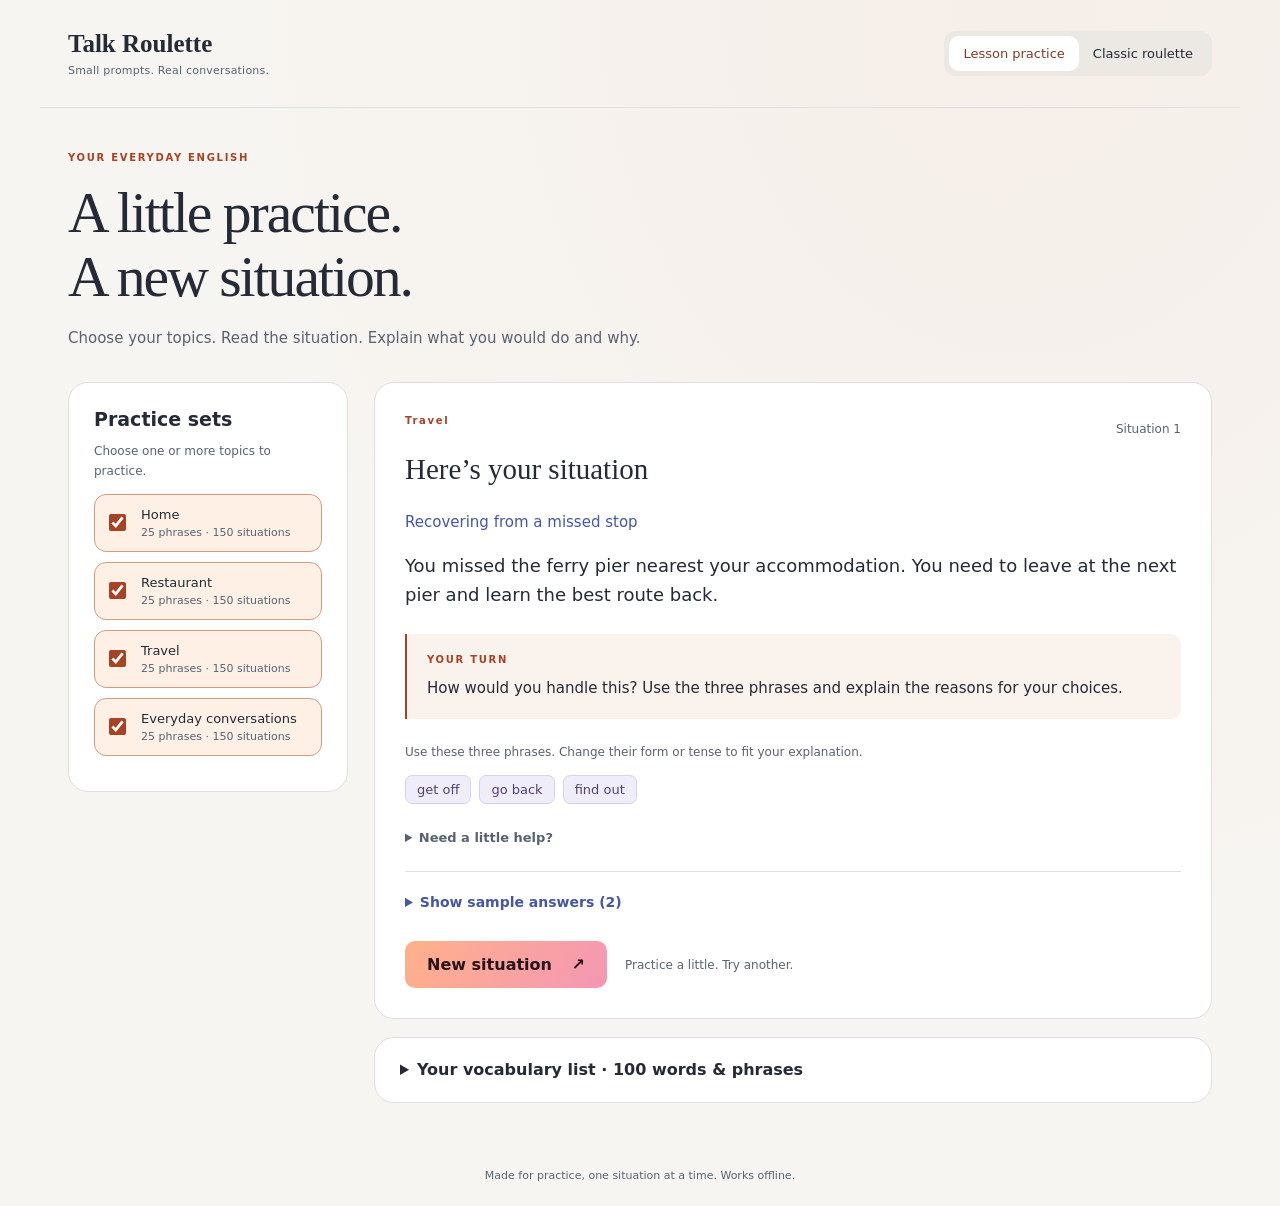
<file: index.html>
<!doctype html>
<html lang="en">
<head>
  <meta charset="utf-8">
  <meta name="viewport" content="width=device-width, initial-scale=1">
  <meta name="referrer" content="no-referrer">
  <meta http-equiv="Content-Security-Policy" content="default-src 'none'; script-src 'self'; style-src 'self'; img-src 'self' data:; connect-src 'none'; base-uri 'none'; form-action 'none'">
  <title>Talk Roulette | Lesson practice</title>
  <link rel="stylesheet" href="styles/app.css">
</head>
<body>
  <header class="topbar">
    <a class="brand" href="#">Talk Roulette<span>Small prompts. Real conversations.</span></a>
    <nav aria-label="Practice mode">
      <button id="lesson-mode" aria-pressed="true">Lesson practice</button>
      <button id="roulette-mode" aria-pressed="false">Classic roulette</button>
    </nav>
  </header>
  <main>
    <section id="lesson-panel" aria-labelledby="page-title">
      <div class="intro"><p class="eyebrow">YOUR EVERYDAY ENGLISH</p><h1 id="page-title">A little practice.<br>A new situation.</h1><p>Choose your topics. Read the situation. Explain what you would do and why.</p></div>
      <div class="workspace">
        <aside class="panel library" aria-labelledby="sets-heading">
          <div class="section-heading"><h2 id="sets-heading">Practice sets</h2></div>
          <p class="small muted">Choose one or more topics to practice.</p>
          <div id="set-list"></div>
        </aside>
        <div class="practice-column">
          <article class="panel challenge" aria-labelledby="situation-heading">
            <div id="challenge-content" aria-live="polite" aria-atomic="true">
              <div class="section-heading"><p id="context-label" class="eyebrow"></p><span id="round-label" class="small muted"></span></div>
              <h2 id="situation-heading">Here’s your situation</h2>
              <p id="scene-intro" class="scene-intro"></p><div id="scene-events"></div>
              <div class="task-box"><p class="eyebrow">YOUR TURN</p><p id="task"></p></div>
              <p class="small muted">Use these three phrases. Change their form or tense to fit your explanation.</p><div id="target-words" class="chips"></div>
            </div>
            <details id="hints"><summary>Need a little help?</summary><div id="hint-content"></div></details>
            <details id="sample-answers"><summary>Show sample answers (2)</summary><p class="small muted">Try your own answer first, then compare these two approaches. The target phrases are in bold.</p><div id="sample-content"></div></details>
            <div class="generate-row"><button id="next" class="primary">New situation <span aria-hidden="true">↗</span></button><span class="small muted">Practice a little. Try another.</span></div>
          </article>
          <details class="panel vocabulary"><summary id="vocabulary-summary">Your vocabulary list</summary><div id="vocabulary-list"></div></details>
        </div>
      </div>
    </section>
    <section id="roulette-panel" hidden aria-labelledby="classic-title"><p class="eyebrow">THE ORIGINAL</p><h1 id="classic-title">One minute on anything.</h1><article class="panel classic-card" aria-live="polite"><p id="classic-label" class="eyebrow">WORD OR QUESTION</p><h2 id="classic-prompt">Press the button and start talking.</h2></article><button id="classic-next" class="primary">Generate</button><p class="muted">50 words. 50 questions. Plenty to talk about.</p></section>
  </main>
  <footer>Made for practice, one situation at a time. Works offline.</footer>
  <script src="data.js"></script>
  <script src="data/catalog.js"></script>
  <script src="data/vocabulary/home.js"></script>
  <script src="data/situations/home/cleaning.js"></script>
  <script src="data/situations/home/household.js"></script>
  <script src="data/situations/home/routines.js"></script>
  <script src="data/vocabulary/restaurant.js"></script>
  <script src="data/situations/restaurant/operations.js"></script>
  <script src="data/situations/restaurant/service.js"></script>
  <script src="data/situations/restaurant/teamwork.js"></script>
  <script src="data/vocabulary/travel.js"></script>
  <script src="data/situations/travel/accommodation.js"></script>
  <script src="data/situations/travel/exploring.js"></script>
  <script src="data/situations/travel/transport.js"></script>
  <script src="data/vocabulary/everyday.js"></script>
  <script src="data/situations/everyday/plans.js"></script>
  <script src="data/situations/everyday/relationships.js"></script>
  <script src="data/situations/everyday/routines.js"></script>
  <script src="data/answers/home/cleaning.js"></script>
  <script src="data/answers/home/household.js"></script>
  <script src="data/answers/home/routines.js"></script>
  <script src="data/answers/restaurant/operations.js"></script>
  <script src="data/answers/restaurant/service.js"></script>
  <script src="data/answers/restaurant/teamwork.js"></script>
  <script src="data/answers/travel/accommodation.js"></script>
  <script src="data/answers/travel/exploring.js"></script>
  <script src="data/answers/travel/transport.js"></script>
  <script src="data/answers/everyday/plans.js"></script>
  <script src="data/answers/everyday/relationships.js"></script>
  <script src="data/answers/everyday/routines.js"></script>
  <script src="lib/sets.js"></script>
  <script src="lib/random.js"></script>
  <script src="lib/generator.js"></script>
  <script src="components/dom.js"></script>
  <script src="components/sample-answers.js"></script>
  <script src="components/practice.js"></script>
  <script src="app.js"></script>
</body>
</html>
</file>
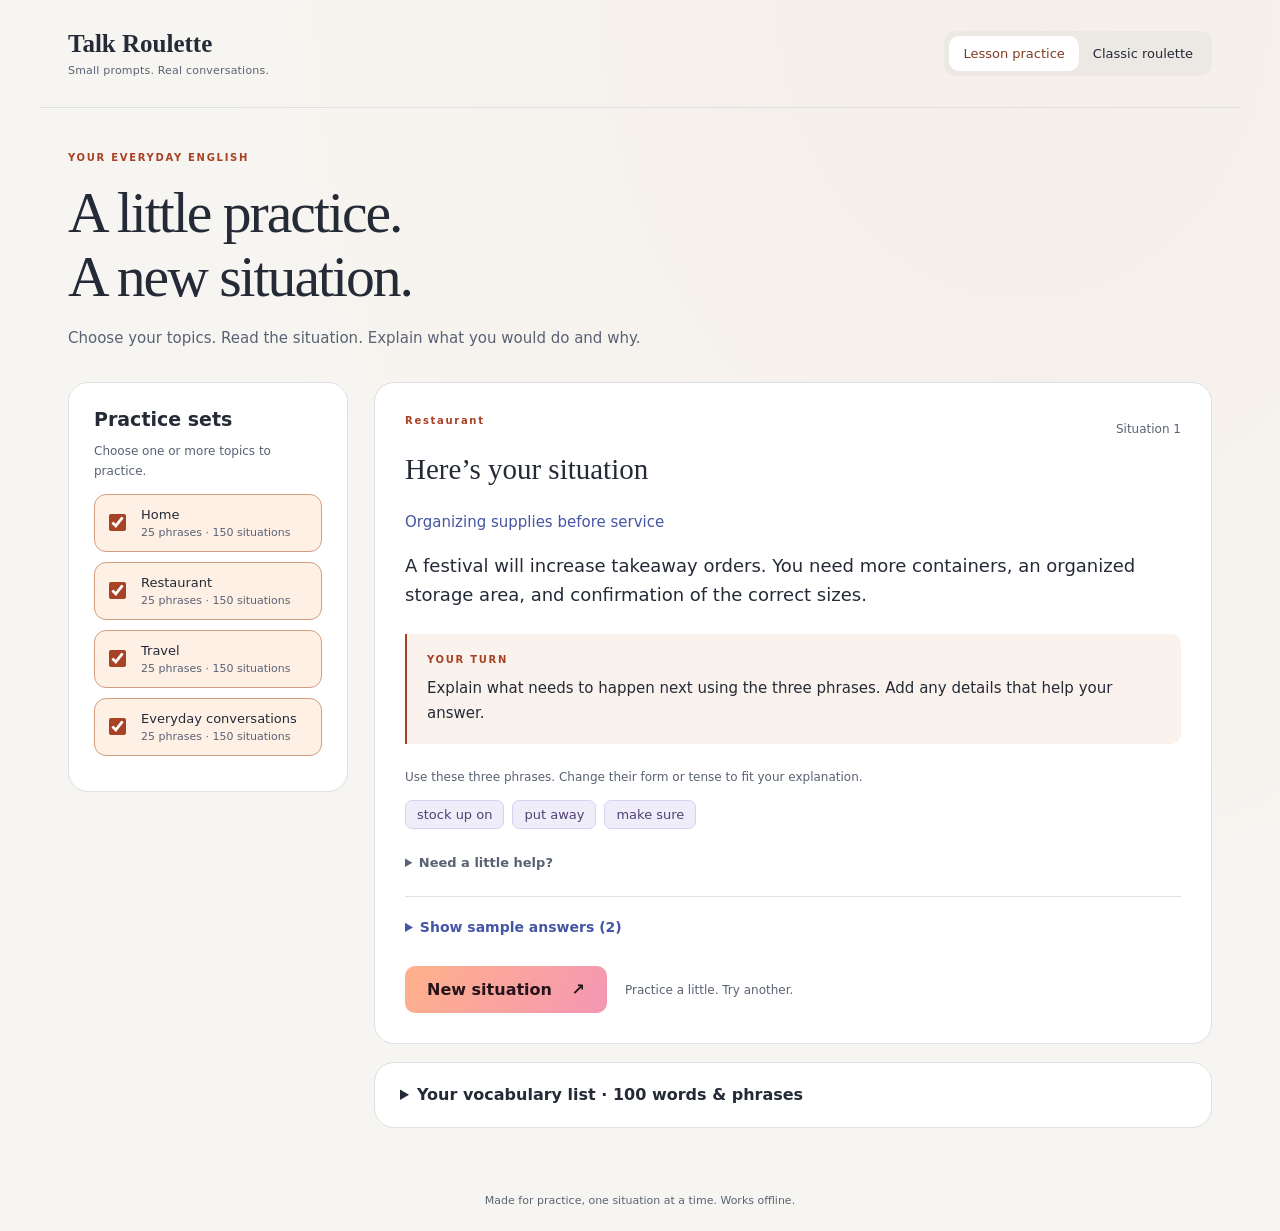
<file: talk-roulette-local.html>
<!doctype html>
<html lang="en">
<head>
  <meta charset="utf-8">
  <meta name="viewport" content="width=device-width, initial-scale=1">
  <meta name="referrer" content="no-referrer">
  <meta http-equiv="Content-Security-Policy" content="default-src 'none'; script-src 'sha256-+f0JRhlHV1u4j/34lYH5n1+6bMmKwL8dFDTgONapnpo=' 'sha256-b6wx6oTTbxLWnO8L5ZPEkM92fCMpxmH/zca6QxoSbZY=' 'sha256-cMiueFPdESnlDl1tpIYiHzNS+eynvFLW+pqrecXkegc=' 'sha256-9LUTC6mT2Z07YOoJI+NYKPGxeoe4UgI3QazSeGYtF7g=' 'sha256-QkVeNTtOCby0p5GeZpmZKQQVy9H61ryTBzQaxYfEpSw=' 'sha256-vF025OTNYsyUqaZE3UYlLHuQPVr+I13N0RUQIiwR6gE=' 'sha256-mKtGWg82Imuj1qZDkVDITodIvvyqn/jSWbApBSGGFNY=' 'sha256-P1DRJq47t8rEwnHRCvlI/uJIp7CWoUbq+zN3R05e0s0=' 'sha256-ZBOpkyOiTLamJ7/kazFdhRZPqo9nmVDGp/2yr1srapk=' 'sha256-UBhR+LZJRrpOVf35M1cXKQkWTYa6MKkyT4suhoSghEk=' 'sha256-bs7nS7NuQ9psVlJmbypG0Hg+Tn9Vd6aorrNZZFEwCuk=' 'sha256-jIydXMTmCLUq4cNXGuu9qxNOhXQ/xGZ/Bs4CtIZgZP0=' 'sha256-yib/D6IRPqOoCMBdam6aX2Gv+PabU7okoq9OFKQu2gw=' 'sha256-Pn2omSu35x7U1Ux1uQQveVg5Ri0AQ8q3PGbRSs4l/Tk=' 'sha256-z4EFf5d/RNyv/p8qfxBh35ECWqGA9pK5/dHW1aoiSW4=' 'sha256-Q1oarDthIjd4i8uDq227d7ocByU9cgF2yhEYl2MxK6Y=' 'sha256-ij1s7N6skAjKtwfwikXidcQd2rsW6ZqkRCgFw77H05k=' 'sha256-zpotSf3alRjBlmgFWqmUjxkc6HnEou5CPu5vLT6xNcI=' 'sha256-cRwRWhawm/0nLPzs3Wa1CEcxPOts33GFPy6OLGhfotA=' 'sha256-sHzAjj9dw0E280eIA9dxC/qU1UYPIhEPDnXIVGxqDTM=' 'sha256-78utWYZT/7fLBcApCDQ32ZpbHhysv7ovcxB1PonBdaY=' 'sha256-T3wS7+YPZmwwB/cbF7hgUye/5ZjtUGIBOITVFg5F8Rg=' 'sha256-RRHr73aaQjFYygvjmrrGzFgpaXY5v27GOAieBBhmG7M=' 'sha256-Jo2HlmPrmPJUStI2FqA3033Dj0n/eZfQ1167Lm/hpmc=' 'sha256-+zLle0X57bLzfUOutgZz0OsiMw/geVw8bzpi0HCCVUk=' 'sha256-OFW0ltcQQ2IQkxZ6GnQSvghf7Ylmm9PEvkXHTwwEupo=' 'sha256-wuHw2vC4O72QThI1H8TW1D/Xel4CDfiSS9IrSZadERA=' 'sha256-wH9S5iNWwOvMvZDYNWKbhR6UPeG7GrFtGuxcoraVkQM=' 'sha256-50doOkrBLcab/vACnUgjonYlQOBkhoH9HfQlSK7VjyE=' 'sha256-Q60/iEufP/3IOvvboJTiLnLHNTKdXBEDMDayyGIqdOw=' 'sha256-MKHyBMfefQOP7g5mlTPUoVK35p0XdWzk0CATcOquXEk=' 'sha256-GtFTSoW1ZEaLF/rz12T7YtsfDqPAymPrhbonzSfF1U4=' 'sha256-jFnzXz8pl4eeG5j8HrmgeDD+XJW1yxyHDpOcwhZyG38=' 'sha256-hJeS+QMdokSL0hwn3Il37nTkaonFmW4JFaKz/KSpNOc=' 'sha256-OzD7uQW+4rR7o2E0T3m/Hd2UeWLb94c4+2a25VP33BA=' 'sha256-F5bWLrlbvSd4TBQoCcjSm5BtLyzMHOs1wR6HppbVpwE=' 'sha256-1SGL7loKMQBpWBetJC7yhTo2EXVPd/vJesW1bVrqAfs='; style-src 'sha256-ES3WHcCigRTtSuEP3U3IwkRM8g570hcE4dX2i8s2u+o='; img-src 'self' data:; connect-src 'none'; base-uri 'none'; form-action 'none'">
  <title>Talk Roulette | Lesson practice</title>
  <style>
:root{color-scheme:light;--bg:#f7f5f1;--panel:#ffffff;--ink:#242a36;--muted:#596273;--line:#dedfe5;--accent:#a84225;--blue:#4456a4;--radius:20px;font-family:Inter,system-ui,-apple-system,sans-serif;color:var(--ink);background:var(--bg)}

*{box-sizing:border-box}
[hidden]{display:none!important}
body{margin:0;background:radial-gradient(ellipse at 80% 0,#f2dfd855,transparent 55%);min-height:100vh}
button,input,textarea,select{font:inherit}
button,select,summary{cursor:pointer}
button{color:var(--ink);background:#f1f2f5;border:1px solid var(--line);padding:10px 14px;border-radius:10px}
button:hover{background:#e4e7ed}
button:disabled{opacity:.45;cursor:not-allowed}
a{color:inherit}
button:focus-visible,a:focus-visible,input:focus-visible,select:focus-visible,textarea:focus-visible,summary:focus-visible{outline:2px solid var(--accent);outline-offset:4px}
input,textarea,select{background:var(--panel);color:var(--ink);border:1px solid #a7afbd;border-radius:9px;padding:11px;width:100%}
textarea{resize:vertical}
input::placeholder,textarea::placeholder{color:var(--muted);opacity:1}
label{display:grid;gap:8px;font-size:13px;font-weight:600}
h1,h2,h3,p{margin-top:0}
h1{font-family:Georgia,serif;font-size:clamp(36px,4.5vw,58px);font-weight:400;letter-spacing:-2px;line-height:1.12;margin-bottom:16px}
h2{font-size:19px}
h3{font-size:15px}
p{line-height:1.65}
summary{font-weight:600;line-height:1.5}
details[open]>summary{margin-bottom:20px}

.topbar{max-width:1200px;margin:auto;padding:30px 28px;display:flex;justify-content:space-between;align-items:center;gap:22px;border-bottom:1px solid var(--line)}
.brand{font-family:Georgia,serif;font-weight:bold;font-size:25px;text-decoration:none}
.brand span{display:block;font-family:system-ui,sans-serif;font-weight:400;font-size:11px;letter-spacing:.2px;color:var(--muted);margin-top:6px}
nav{display:flex;padding:5px;background:#ece9e4;border-radius:12px}
nav button{border:0;background:transparent;font-size:13px}
nav button[aria-pressed=true]{background:#ffffff;color:#803b24}
main{max-width:1200px;margin:auto;padding:42px 28px}
.intro{margin-bottom:32px}
.intro>p:last-child{color:var(--muted);font-size:15px}
.eyebrow{font-size:10px;letter-spacing:1.7px;font-weight:700;color:var(--accent);margin-bottom:14px}
.workspace{display:grid;grid-template-columns:280px minmax(0,1fr);gap:26px;align-items:start}
.panel{background:var(--panel);border:1px solid var(--line);border-radius:var(--radius);padding:25px}
.section-heading{display:flex;justify-content:space-between;align-items:center;gap:10px}
.section-heading h2{margin-bottom:0}
.library .section-heading{margin-bottom:12px}
.small{font-size:12px}
.muted{color:var(--muted)}

.set-row{display:flex;gap:8px;align-items:center;margin:10px 0;padding:12px 10px;border:1px solid var(--line);border-radius:12px}
.set-row:has(input:checked){background:#fff0e6;border-color:#d39c80}
.set-row label{display:flex;flex:1;align-items:center;gap:12px;cursor:pointer;min-width:0}
.set-row input{width:17px;height:17px;accent-color:var(--accent);flex-shrink:0}
.set-row strong{display:block;font-weight:500;overflow-wrap:anywhere}
.set-row small{display:block;color:var(--muted);font-size:11px;font-weight:400;margin-top:4px}
.library>p:last-child{margin-bottom:0}
.practice-column{display:grid;gap:18px}

.challenge{padding:30px}
.challenge h2{font-family:Georgia,serif;font-size:29px;font-weight:400;margin-top:9px}
.scene-intro{color:var(--blue);font-size:15px;margin-bottom:16px}
#scene-events p{font-size:18px;line-height:1.65;margin-bottom:12px}
.task-box{background:#faf3ed;border-left:2px solid var(--accent);border-radius:0 10px 10px 0;padding:18px 20px;margin:24px 0}
.task-box .eyebrow{margin-bottom:8px}
.task-box p:last-child{margin-bottom:0;font-size:15px}
.chips{display:flex;gap:8px;flex-wrap:wrap}
.chip{background:#f0edfb;border:1px solid #d8d1ed;border-radius:7px;padding:6px 11px;font-size:13px;color:#504074;overflow-wrap:anywhere}
#hints{margin-top:24px}
#hints summary{font-size:13px;color:var(--muted)}
.hint-entry{font-size:13px;border-top:1px solid var(--line);padding-top:12px}
.hint-entry p{margin:6px 0;color:var(--muted)}
.hint-entry strong{color:var(--ink)}
#sample-answers{margin-top:24px;padding-top:20px;border-top:1px solid var(--line)}
#sample-answers summary{color:var(--blue);font-size:14px}
.sample-answer{margin-top:18px;padding:18px;background:#f7f6fb;border-radius:12px}
.sample-answer h3{color:var(--blue);margin-bottom:10px;font-size:13px}
.sample-answer p{font-size:15px;margin-bottom:0;overflow-wrap:anywhere}
.sample-answer strong{color:#504074}
.generate-row{display:flex;gap:18px;align-items:center;margin-top:28px}
.primary{background:linear-gradient(120deg,#ffb18a,#f497b4);border:0;color:#26131b;font-weight:700;padding:14px 22px}
.primary:hover{background:#ffbf9e}
.primary span{margin-left:14px}
.vocabulary{padding:20px 25px}
.vocab-group{margin-top:20px}
.vocab-word{display:flex;gap:16px;padding:10px 0;border-top:1px solid var(--line);font-size:13px}
.vocab-word strong{min-width:115px;flex:0 0 30%;overflow-wrap:anywhere}
.vocab-word span{color:var(--muted)}

footer{padding:24px;text-align:center;color:var(--muted);font-size:11px}
#roulette-panel{max-width:760px;margin:40px auto;text-align:center}
.classic-card{margin:30px 0;min-height:240px;display:flex;flex-direction:column;justify-content:center}
.classic-card h2{font-size:30px;line-height:1.5;font-family:Georgia,serif;font-weight:400}
#roulette-panel>.muted{margin-top:20px}

@media(max-width:800px){.workspace{grid-template-columns:1fr}
.library #set-list{display:grid;grid-template-columns:1fr 1fr;gap:0 12px}
.intro br{display:none}
.topbar{padding:22px 20px}
main{padding:28px 20px}
.topbar{align-items:flex-start}
.brand span{max-width:160px}
nav{flex-direction:column}
.challenge{padding:24px}
.generate-row>.small{display:none}
}

@media(max-width:450px){.library #set-list{grid-template-columns:1fr}
.topbar{gap:10px}
.brand{font-size:22px}
nav button{font-size:11px;padding:8px}
.panel{padding:20px}
main{padding:28px 14px}
.library #set-list{gap:0}
.set-row{margin:5px 0}
.vocab-word{gap:10px}
}

@media(prefers-reduced-motion:no-preference){button{transition:background .15s ease}
.challenge{animation:appear .3s ease}
@keyframes appear{from{opacity:.4;transform:translateY(6px)}
to{opacity:1;transform:none}
}
}

</style>
</head>
<body>
  <header class="topbar">
    <a class="brand" href="#">Talk Roulette<span>Small prompts. Real conversations.</span></a>
    <nav aria-label="Practice mode">
      <button id="lesson-mode" aria-pressed="true">Lesson practice</button>
      <button id="roulette-mode" aria-pressed="false">Classic roulette</button>
    </nav>
  </header>
  <main>
    <section id="lesson-panel" aria-labelledby="page-title">
      <div class="intro"><p class="eyebrow">YOUR EVERYDAY ENGLISH</p><h1 id="page-title">A little practice.<br>A new situation.</h1><p>Choose your topics. Read the situation. Explain what you would do and why.</p></div>
      <div class="workspace">
        <aside class="panel library" aria-labelledby="sets-heading">
          <div class="section-heading"><h2 id="sets-heading">Practice sets</h2></div>
          <p class="small muted">Choose one or more topics to practice.</p>
          <div id="set-list"></div>
        </aside>
        <div class="practice-column">
          <article class="panel challenge" aria-labelledby="situation-heading">
            <div id="challenge-content" aria-live="polite" aria-atomic="true">
              <div class="section-heading"><p id="context-label" class="eyebrow"></p><span id="round-label" class="small muted"></span></div>
              <h2 id="situation-heading">Here’s your situation</h2>
              <p id="scene-intro" class="scene-intro"></p><div id="scene-events"></div>
              <div class="task-box"><p class="eyebrow">YOUR TURN</p><p id="task"></p></div>
              <p class="small muted">Use these three phrases. Change their form or tense to fit your explanation.</p><div id="target-words" class="chips"></div>
            </div>
            <details id="hints"><summary>Need a little help?</summary><div id="hint-content"></div></details>
            <details id="sample-answers"><summary>Show sample answers (2)</summary><p class="small muted">Try your own answer first, then compare these two approaches. The target phrases are in bold.</p><div id="sample-content"></div></details>
            <div class="generate-row"><button id="next" class="primary">New situation <span aria-hidden="true">↗</span></button><span class="small muted">Practice a little. Try another.</span></div>
          </article>
          <details class="panel vocabulary"><summary id="vocabulary-summary">Your vocabulary list</summary><div id="vocabulary-list"></div></details>
        </div>
      </div>
    </section>
    <section id="roulette-panel" hidden aria-labelledby="classic-title"><p class="eyebrow">THE ORIGINAL</p><h1 id="classic-title">One minute on anything.</h1><article class="panel classic-card" aria-live="polite"><p id="classic-label" class="eyebrow">WORD OR QUESTION</p><h2 id="classic-prompt">Press the button and start talking.</h2></article><button id="classic-next" class="primary">Generate</button><p class="muted">50 words. 50 questions. Plenty to talk about.</p></section>
  </main>
  <footer>Made for practice, one situation at a time. Works offline.</footer>
  <script>
// 50 questions + 50 words, pulled from mixed themes.
// Each item is designed to sustain at least one minute of talking.

const QUESTIONS = [
  { theme: "Tech",        text: "If you could delete one app from every phone on Earth, which one — and what would people do instead?" },
  { theme: "Tech",        text: "What piece of technology from your childhood do you actually miss?" },
  { theme: "Tech",        text: "Should robots take the jobs people enjoy, or only the jobs people hate?" },
  { theme: "Tech",        text: "What small invention changed your daily life more than the internet did?" },
  { theme: "Tech",        text: "If your phone could talk about you for one minute, what would it say?" },
  { theme: "Tech",        text: "Would you let an AI plan a whole week of your life? Where would you draw the line?" },
  { theme: "Science",     text: "What did you believe as a child that turned out to be completely wrong?" },
  { theme: "Science",     text: "If you could understand one animal's language for a day, which animal would you pick?" },
  { theme: "Science",     text: "Why are people afraid of things that are statistically very safe?" },
  { theme: "Science",     text: "What experiment would you run if money and rules didn't exist?" },
  { theme: "Science",     text: "Is it better to know the truth or to be happy?" },
  { theme: "Space",       text: "Would you take a one-way ticket to Mars? What three things would go in your bag?" },
  { theme: "Space",       text: "If aliens watched Earth for exactly one day, what would confuse them most?" },
  { theme: "Space",       text: "What should we send into space as a message about humans?" },
  { theme: "Space",       text: "Will humans live on another planet in your lifetime? Do you want that?" },
  { theme: "Sports",      text: "Why do people cry about a game they didn't play in?" },
  { theme: "Sports",      text: "Invent a sport that doesn't exist yet. How do you win it?" },
  { theme: "Sports",      text: "Is losing more useful than winning?" },
  { theme: "Sports",      text: "If you had to be a professional athlete tomorrow, which sport gives you the best chance?" },
  { theme: "Food",        text: "What food does everyone love that you secretly don't understand?" },
  { theme: "Food",        text: "Describe your perfect meal — and say who is sitting at the table." },
  { theme: "Food",        text: "Should restaurants have no menu at all and just cook what they want for you?" },
  { theme: "Food",        text: "What smell from a kitchen will you never forget?" },
  { theme: "Travel",      text: "What is the strangest place you have ever slept?" },
  { theme: "Travel",      text: "Ten cities once, or one city ten times?" },
  { theme: "Travel",      text: "You have to live inside an airport for a month. How do you survive it?" },
  { theme: "Travel",      text: "Which city do you want to see before it changes completely?" },
  { theme: "Music",       text: "What song would you use to describe your last year?" },
  { theme: "Music",       text: "Can you hate a song and still sing along to it? Why does that happen?" },
  { theme: "Music",       text: "If your morning had a soundtrack, what would be playing?" },
  { theme: "Art",         text: "Should famous paintings stay in museums, or hang in the street where everyone sees them?" },
  { theme: "Film",        text: "Which movie ending would you rewrite, and how?" },
  { theme: "History",     text: "Which year in history would you visit for exactly one hour?" },
  { theme: "History",     text: "What thing we do today will look completely crazy in 100 years?" },
  { theme: "History",     text: "Who from the past would be most shocked by the world right now?" },
  { theme: "Nature",      text: "If you could stop one season from ever ending, which one?" },
  { theme: "Nature",      text: "What natural place made you feel small?" },
  { theme: "Nature",      text: "Should some parts of the world be closed to people forever?" },
  { theme: "Mind",        text: "What lie do people tell themselves every morning?" },
  { theme: "Mind",        text: "Do you become a slightly different person in another language?" },
  { theme: "Mind",        text: "What compliment do you still remember years later?" },
  { theme: "Mind",        text: "Can you be close friends with someone who disagrees with you about everything?" },
  { theme: "Mind",        text: "What makes a stranger interesting in the first ten seconds?" },
  { theme: "Work",        text: "If work paid nothing, what would you still get up and do?" },
  { theme: "Work",        text: "You get one free year and enough money. What happens in that year?" },
  { theme: "Work",        text: "Should everyone have to work one month in a shop or a restaurant?" },
  { theme: "Money",       text: "What is the best thing you ever bought for very little money?" },
  { theme: "Everyday",    text: "Which rule in your country would you delete tomorrow morning?" },
  { theme: "Future",      text: "What will your generation be remembered for?" },
  { theme: "Future",      text: "If you had to teach one skill to every person alive, what would it be?" }
];

const WORDS = [
  { theme: "Tech",     text: "Algorithm" },
  { theme: "Tech",     text: "Notification" },
  { theme: "Tech",     text: "Password" },
  { theme: "Tech",     text: "Robot" },
  { theme: "Tech",     text: "Screen time" },
  { theme: "Tech",     text: "Drone" },
  { theme: "Science",  text: "Gravity" },
  { theme: "Science",  text: "Evolution" },
  { theme: "Science",  text: "Experiment" },
  { theme: "Science",  text: "Brain" },
  { theme: "Science",  text: "Energy" },
  { theme: "Space",    text: "Black hole" },
  { theme: "Space",    text: "Astronaut" },
  { theme: "Space",    text: "Telescope" },
  { theme: "Space",    text: "Orbit" },
  { theme: "Space",    text: "Moon landing" },
  { theme: "Sports",   text: "Marathon" },
  { theme: "Sports",   text: "Referee" },
  { theme: "Sports",   text: "Teammate" },
  { theme: "Sports",   text: "Injury" },
  { theme: "Sports",   text: "Stadium" },
  { theme: "Food",     text: "Spice" },
  { theme: "Food",     text: "Leftovers" },
  { theme: "Food",     text: "Street food" },
  { theme: "Food",     text: "Breakfast" },
  { theme: "Travel",   text: "Airport" },
  { theme: "Travel",   text: "Suitcase" },
  { theme: "Travel",   text: "Border" },
  { theme: "Travel",   text: "Souvenir" },
  { theme: "Travel",   text: "Map" },
  { theme: "Nature",   text: "Thunderstorm" },
  { theme: "Nature",   text: "Desert" },
  { theme: "Nature",   text: "Sunrise" },
  { theme: "Nature",   text: "Ocean floor" },
  { theme: "Music",    text: "Rhythm" },
  { theme: "Music",    text: "Silence" },
  { theme: "Art",      text: "Graffiti" },
  { theme: "Art",      text: "Museum" },
  { theme: "History",  text: "Revolution" },
  { theme: "History",  text: "Ruins" },
  { theme: "History",  text: "Castle" },
  { theme: "Mind",     text: "Memory" },
  { theme: "Mind",     text: "Boredom" },
  { theme: "Mind",     text: "Jealousy" },
  { theme: "Mind",     text: "Curiosity" },
  { theme: "Mind",     text: "Habit" },
  { theme: "Work",     text: "Deadline" },
  { theme: "Work",     text: "Salary" },
  { theme: "Work",     text: "Retirement" },
  { theme: "Everyday", text: "Superstition" }
];

</script>
  <script>
// Content files register vocabulary separately from complete, matching situations.
window.PracticeContent = {
  vocabulary: {},
  situations: { home: [], restaurant: [], travel: [], everyday: [] },
  add(set, context, terms, scenes) {
    const target = this.situations[set];
    for (const text of scenes) {
      target.push({ id: `${set}-${target.length + 1}`, context, terms, text });
    }
  },
  addAnswers(set, first, templates, rows) {
    if (templates.length !== 2 || rows.length !== 5) throw new Error('Each answer group needs two models for five situations.');
    rows.forEach((values, offset) => {
      const scene = this.situations[set][first - 1 + offset];
      if (!scene || scene.answers) throw new Error(`Invalid answer group: ${set}-${first + offset}.`);
      scene.answers = templates.map(template => template.replace(/\{(\d+)\}/g, (_, index) => {
        if (typeof values[index] !== 'string') throw new Error(`Missing answer detail in ${scene.id}.`);
        return values[index];
      }));
    });
  }
};

</script>
  <script>
PracticeContent.vocabulary.home = [
  ['wipe down', 'Clean a surface with a cloth.', 'I wiped down the table after breakfast.'],
  ['scrub off', 'Remove something by rubbing hard.', 'I scrubbed the dried sauce off the tray.'],
  ['clear out', 'Remove unwanted things from a space.', 'We cleared out the cupboard to make room.'],
  ['get rid of', 'Remove something you no longer want.', 'I need to get rid of this broken chair.'],
  ['air out', 'Let fresh air into a room or item.', 'I opened the windows to air out the room.'],
  ['put together', 'Assemble something from separate parts.', 'We put together the new bookshelf.'],
  ['take apart', 'Separate something into its pieces.', 'We took apart the desk before moving it.'],
  ['put away', 'Return something to its proper place.', 'Please put away your tools when you finish.'],
  ['sort out', 'Organize something or solve a problem.', 'We need to sort out the bills.'],
  ['stock up on', 'Get extra supplies for later.', 'We stocked up on groceries before the storm.'],
  ['run out of', 'Have none of something left.', 'We have run out of laundry detergent.'],
  ['make room for', 'Create space for someone or something.', 'I moved the boxes to make room for a desk.'],
  ['pick up', 'Collect something or lift it from a surface.', 'I picked up the toys from the floor.'],
  ['take out', 'Move something from inside to outside.', 'I took out the rubbish after dinner.'],
  ['hang up', 'Put something on a hook or hanger.', 'I hung up my wet coat near the door.'],
  ['fold up', 'Fold something into a smaller shape.', 'We folded up the spare chairs.'],
  ['look after', 'Take care of someone or something.', 'Could you look after my plants this weekend?'],
  ['deal with', 'Take action to handle a problem or task.', 'We need to deal with the damp cupboard.'],
  ['set up', 'Arrange something so it is ready to use.', 'I set up a desk in the spare room.'],
  ['turn down', 'Reduce a setting, such as volume or heat.', 'Could you turn down the music?'],
  ['turn off', 'Stop a device or supply from operating.', 'I turned off the lights before leaving.'],
  ['check on', 'See whether someone or something is all right.', 'I will check on the plants tomorrow.'],
  ['keep up with', 'Continue managing tasks as they arise.', 'I struggle to keep up with the laundry.'],
  ['give away', 'Give something to someone without charging.', 'We gave away the clothes we no longer needed.'],
  ['put off', 'Delay doing something until later.', 'I cannot put off cleaning the spare room any longer.']
];

</script>
  <script>
PracticeContent.add('home', 'Cleaning up at home', ['wipe down', 'scrub off', 'put away'], [
  'Breakfast has left sticky juice on the table and dried porridge on a bowl. The clean dishes are still on the draining board.',
  'After baking, the worktop is dusty with flour and icing has hardened on a tray. Your baking tools are scattered nearby.',
  'You have finished a craft project. Glue has dried on a plastic mat, the desk is dusty, and your supplies need storing.',
  'A family dinner is over. The table is greasy, sauce is stuck to a serving dish, and clean glasses are waiting on a tray.',
  'You have repotted some plants. Soil covers the bench, mud has dried on a plastic pot, and your gardening tools are lying outside.'
]);
PracticeContent.add('home', 'Making space at home', ['clear out', 'get rid of', 'make room for'], [
  'Your wardrobe is packed with clothes you never wear. Several hangers are broken, and your winter coats have nowhere to go.',
  'The spare room is full of old boxes. Some are damaged beyond use, and a relative needs space to stay next week.',
  'Your kitchen drawer is jammed with unused utensils and broken gadgets. You have bought a new set of cooking tools.',
  'The garage is crowded with abandoned projects. Some materials are unusable, and you need space for your bicycle.',
  'A storage cupboard contains expired products and things nobody uses. You need somewhere to keep fresh towels for visitors.'
]);
PracticeContent.add('home', 'Freshening a room', ['air out', 'wipe down', 'put away'], [
  'A guest room has been closed for months. The bedside table is dusty, and spare blankets are piled on the chair.',
  'After a long study session, your room feels stuffy. There are drink marks on the desk and books covering the bed.',
  'The living room smells of cooking. The coffee table is sticky, and board games from last night are still on the floor.',
  'You have unpacked a room after decorating. It smells stale, the shelves are dusty, and household supplies need returning to their cupboards.',
  'Rain kept everyone indoors all weekend. The playroom feels stuffy, the low table is grubby, and toys are scattered everywhere.'
]);
PracticeContent.add('home', 'Sorting household belongings', ['sort out', 'give away', 'put away'], [
  'You have mixed together winter clothes, summer clothes, and things that no longer fit. A charity collection is coming tomorrow.',
  'Three boxes contain books from different rooms. Some are duplicates you could donate; the rest belong on your shelves.',
  'You have inherited a collection of kitchenware. Your neighbor wants the spare mugs, but first you need to decide what to keep.',
  'Your children have mixed their current toys with ones they have outgrown. A younger cousin would enjoy the unused ones.',
  'Old hobby supplies cover the dining table. A community group can use the materials you no longer need, and you want your table back.'
]);
PracticeContent.add('home', 'Finishing a household cleanup', ['pick up', 'take out', 'wipe down'], [
  'After a party, paper cups are scattered on the floor, the rubbish bin is full, and the table is covered in drink rings.',
  'You have opened several deliveries. Packaging covers the floor, the recycling box is full, and dust has settled on the hallway shelf.',
  'After a picnic in the garden, napkins are scattered on the grass, rubbish needs carrying outside, and the patio table is sticky.',
  'The children have finished making decorations. Paper scraps cover the floor, the wastebasket is full, and glitter is on the table.',
  'You have cleaned a cupboard. Loose wrappers remain on the floor, a rubbish bag is ready by the door, and the empty shelves are dusty.'
]);
PracticeContent.add('home', 'Managing laundry', ['hang up', 'fold up', 'put away'], [
  'The washing machine has finished. Shirts need drying on hangers, dry towels are spread over the sofa, and your drawers are empty.',
  'You are packing away laundry before visitors arrive. Damp jackets need hanging, clean bedding needs folding, and socks need returning to drawers.',
  'Your teenager has left clean clothes in a heap. Some shirts are still damp, while the dry T-shirts need folding and storing.',
  'Rain interrupted laundry day. Coats need an indoor drying spot, dry sheets are lying on the bed, and clean clothes block the hallway.',
  'You have washed the guest-room linen. A damp dressing gown needs hanging, the spare blanket needs folding, and everything needs a proper place.'
]);
PracticeContent.add('home', 'Preparing for a busy week', ['stock up on', 'run out of', 'put away'], [
  'There is no laundry detergent left, and next week will be busy. A grocery delivery has also arrived and is blocking the kitchen.',
  'You have used the last roll of kitchen paper. Several relatives are visiting for the weekend, and your latest shopping is still in bags.',
  'There is no breakfast cereal left. You want enough groceries for a week of early starts, but the cupboard needs organizing after shopping.',
  'The last dishwasher tablet is gone. You will be cooking for friends for several days, and yesterday’s supplies remain on the counter.',
  'You have no bin bags left. Shops will close for a holiday, and the household supplies you already bought still need storing.'
]);
PracticeContent.add('home', 'Dealing with unpleasant smells', ['deal with', 'air out', 'take out'], [
  'An old food container has made the kitchen smell unpleasant. The rubbish bag is full, and the windows have been closed all morning.',
  'A bag of damp sports clothes has been forgotten in the hallway. Some rubbish is nearby, and fresh air would help the room.',
  'The room smells after a gathering. Leftover food is sitting in the bin, and the closed windows are making it worse.',
  'A cupboard smells because a rubbish bag was left inside overnight. You need to remove the source and bring in fresh air.',
  'You return after a weekend away and notice a smell from the kitchen bin. The apartment also feels stale and needs attention.'
]);
PracticeContent.add('home', 'Resetting a shared space', ['clear out', 'scrub off', 'put away'], [
  'The fridge contains forgotten leftovers, a shelf has dried jam on it, and fresh groceries are waiting to be stored.',
  'A shared craft cupboard is full of empty containers. Paint has dried on its washable tray, and useful supplies are piled outside.',
  'Your utility cupboard is full of empty bottles. Detergent has dried on a removable tray, and clean cloths have nowhere to go.',
  'The outdoor storage box is full of old packaging. Mud is stuck to a plastic mat, and garden cushions need storing.',
  'The lunchbox cupboard is full of containers without lids. Dried food is stuck to a washable shelf liner, and clean boxes need organizing.'
]);
PracticeContent.add('home', 'Keeping daily mess manageable', ['keep up with', 'put off', 'set up'], [
  'Laundry keeps piling up because you delay it until Sunday. You want a simple washing routine that fits around work.',
  'You leave all cleaning until guests announce a visit. You need a weekly schedule so everyday tasks stop becoming overwhelming.',
  'Household paperwork is months behind because you avoid opening letters. You want a small system for dealing with new mail.',
  'You keep postponing meal planning and cannot manage weekday shopping. You want a regular time and place to plan meals.',
  'The shared kitchen is always untidy because everyone delays washing up. You want a manageable routine for the whole household.'
]);

</script>
  <script>
PracticeContent.add('home', 'Changing a room', ['take apart', 'put together', 'make room for'], [
  'An old desk will not fit through the doorway in one piece. A flat-pack replacement has arrived, but the room is crowded.',
  'You are replacing a large bed with a smaller one. The old frame needs dismantling before you can assemble the new bed.',
  'A visitor needs the spare room. A bulky shelving unit must be dismantled, and a new folding bed still needs assembling.',
  'Your home office needs a bigger work surface. The old table is too wide to move intact, and the new desk comes in pieces.',
  'You are creating a play area. An old cabinet must be dismantled, and a new toy-storage unit needs assembling in its place.'
]);
PracticeContent.add('home', 'Starting a household project', ['set up', 'put together', 'put away'], [
  'You want a quiet reading corner. A small shelf needs assembling, a lamp needs positioning, and your tools cannot stay on the floor.',
  'You are preparing a craft area. The table arrives in pieces, your materials need arranging, and the assembly tools need a safe storage place.',
  'You want a workspace in the spare room. The chair needs assembling, the computer needs arranging, and packaging tools are scattered around.',
  'You are making a garden seating area. A bench needs assembling, cushions need arranging, and tools must be stored before children come outside.',
  'You are preparing a homework corner. A small desk needs assembling, school supplies need arranging, and the toolbox is blocking the chair.'
]);
PracticeContent.add('home', 'Handling shared household jobs', ['sort out', 'deal with', 'keep up with'], [
  'Nobody knows whose turn it is to clean. Small jobs are being missed, and the shared kitchen has become difficult to manage.',
  'Your housemates disagree about bills. Payments are getting missed, and you need an arrangement that everyone can maintain.',
  'The household shopping list is confusing. Important supplies are repeatedly forgotten, and you want a system that is easier to manage.',
  'Repairs are being reported in several different chats. Some have been forgotten, and you need a clear way to track outstanding problems.',
  'Everyone assumes someone else is feeding the pet. You need to resolve the confusion and maintain a reliable daily routine.'
]);
PracticeContent.add('home', 'Moving furniture safely', ['take apart', 'clear out', 'set up'], [
  'A large desk must move into the spare room. Its legs need removing, and the destination is full of boxes.',
  'You are turning a storage room into an office. A shelving unit needs dismantling before you can empty the room and arrange a workspace.',
  'A bed must move downstairs for a visiting relative. The frame needs dismantling, and the downstairs room is full of stored belongings.',
  'You want the dining table in a different room. It needs dismantling to pass through the hall, and old storage boxes are in the way.',
  'Your exercise equipment needs a dedicated room. An oversized shelf must be dismantled, and the old storage area needs emptying first.'
]);
PracticeContent.add('home', 'Preparing for someone to stay', ['make room for', 'hang up', 'put away'], [
  'Your friend arrives with a suitcase and a long coat. The wardrobe is full of your clothes, and personal items cover the guest bed.',
  'A relative is staying for a month. They need storage space and somewhere for their jackets, but your spare room is crowded.',
  'Two guests are arriving after a rainy journey. They need room for bags and somewhere for wet coats, while your things cover the chairs.',
  'Your sibling is moving in temporarily. Their work shirts need hanging, but the wardrobe contains your spare bedding and unused bags.',
  'You are hosting a weekend visitor. Their formal clothes need hanging, and the drawers you offered are still full of your belongings.'
]);
PracticeContent.add('home', 'Looking after a home while someone is away', ['look after', 'check on', 'turn off'], [
  'Your neighbor asks you to care for their plants. You also need to check the apartment occasionally and switch off any forgotten lights.',
  'A friend is away for a week and asks you to care for their cat. They want daily visits and a lamp switched off each morning.',
  'Your parents are traveling and leave you in charge of the house. They ask you to inspect it and switch off unused appliances.',
  'You are caring for a friend’s balcony plants. They ask you to visit after the rain and stop the watering timer if it is unnecessary.',
  'A relative asks you to care for their aquarium. You need to inspect it daily and switch off the room lights when you leave.'
]);
PracticeContent.add('home', 'Sharing a home considerately', ['turn down', 'deal with', 'look after'], [
  'You are caring for a sleeping child while a housemate plays loud music. You need to handle the noise without starting an argument.',
  'You are caring for an elderly relative who needs a quiet afternoon. The television is loud, and the household needs a solution.',
  'You are watching a nervous pet while guests speak over loud music. The pet is upset, and you want a calmer room.',
  'A family member recovering from illness is resting while the radio plays loudly. You are responsible for their comfort this afternoon.',
  'You are babysitting during a video call in the next room. The speakers are too loud, and the child cannot settle.'
]);
PracticeContent.add('home', 'Reducing household energy use', ['turn down', 'turn off', 'keep up with'], [
  'Your electricity bills are rising. The heating is stronger than needed, lights stay on in empty rooms, and nobody checks daily usage.',
  'The apartment feels too warm at night. Unused devices remain on, and you want a routine that keeps energy use under control.',
  'You share a house where the television stays loud and running after everyone leaves. You want an easy daily shutdown routine.',
  'Your family forgets lights and uses more heating than necessary. You need a manageable way to track these habits each evening.',
  'You work from home and leave equipment running after work. The heating is high, and you want to manage energy use more consistently.'
]);
PracticeContent.add('home', 'Passing on useful belongings', ['give away', 'clear out', 'pick up'], [
  'You are emptying a cupboard of spare mugs. A neighbor wants them for free and asks when they can collect them.',
  'You are emptying the garage and find a usable bicycle. A local family would like it if they can collect it this weekend.',
  'Your bookshelf is overcrowded. A community group wants your unwanted books and offers to collect them on Friday.',
  'You are emptying a room before decorating. Someone wants your spare desk for free but can only collect it after work.',
  'Your wardrobe contains good clothes you no longer need. A friend wants them and has arranged a collection time.'
]);
PracticeContent.add('home', 'Finishing a repair visit', ['deal with', 'wipe down', 'put away'], [
  'A plumber has fixed a leak but left water marks on the cabinet. The remaining mess and household tools need attention.',
  'A repair worker has adjusted a cupboard door. Dust covers the shelf, and your toolbox is still blocking the kitchen.',
  'A technician has moved the television to repair a connection. The stand is dusty, and spare cables are scattered nearby.',
  'You have fixed a loose drawer handle. Marks remain on the front, and tools are spread across the table.',
  'A curtain rail has been repaired. Dust covers the windowsill, and screws and tools are still lying on a chair.'
]);

</script>
  <script>
PracticeContent.add('home', 'Organizing a busy morning', ['pick up', 'put away', 'check on'], [
  'You are leaving for work. Toys cover the hallway, breakfast items are still out, and you want to see whether your child is ready.',
  'The school run starts soon. Clothes are scattered across the landing, cereal boxes are on the table, and the pet needs a quick check.',
  'Your taxi will arrive in ten minutes. Shoes block the doorway, toiletries cover the counter, and a relative may still be asleep.',
  'You are preparing for an early appointment. Yesterday’s post is on the floor, shopping bags need storing, and your housemate needs waking.',
  'You are leaving for a day trip. Picnic equipment is scattered around, unused food needs storing, and you need to check the plants.'
]);
PracticeContent.add('home', 'Preparing for a gathering', ['stock up on', 'set up', 'make room for'], [
  'Eight friends are coming for dinner. You need extra drinks, somewhere to serve food, and space for more chairs.',
  'You are hosting a board-game afternoon. Snacks are low, the gaming table needs preparing, and bags are occupying the seating area.',
  'Your family is visiting for a birthday lunch. You need extra plates, a serving area, and space for a high chair.',
  'You are arranging a neighborhood tea afternoon. Supplies are low, tables need preparing, and the entrance is crowded with furniture.',
  'Friends are coming to watch a film. You need more snacks, the projector needs arranging, and some furniture blocks the screen.'
]);
PracticeContent.add('home', 'Packing up after guests leave', ['fold up', 'put away', 'take out'], [
  'The party is over. Spare folding chairs fill the room, serving dishes need storing, and rubbish bags are waiting by the door.',
  'Your weekend guests have left. A portable bed needs folding, clean blankets need storing, and the recycling box is full.',
  'The garden gathering has finished. Folding tables are still outside, cushions need storing, and empty bottles need carrying out.',
  'After a family meal, a folding table blocks the hall. The extra cutlery needs storing, and the kitchen bin is full.',
  'Your craft group has gone home. Folding stools remain around the room, supplies need storing, and paper waste needs carrying outside.'
]);
PracticeContent.add('home', 'Avoiding last-minute chores', ['put off', 'keep up with', 'sort out'], [
  'You have delayed dealing with household bills and now several are due. You need to organize them and avoid falling behind again.',
  'You keep delaying wardrobe organization until you cannot find clean work clothes. You want a system you can maintain.',
  'You have postponed filing important letters for months. An appointment now requires several documents that you cannot find.',
  'You keep delaying the weekly shop and cannot manage supplies. You need to organize a list that matches what the household uses.',
  'You avoid checking repair requests until something becomes urgent. You want to organize the list and manage small jobs regularly.'
]);
PracticeContent.add('home', 'Caring for household plants', ['look after', 'check on', 'make room for'], [
  'A friend has left you several plants to care for. They need regular checks, but your sunny windowsill is already crowded.',
  'You have brought delicate plants indoors for winter. You need to inspect them regularly and find enough space near the light.',
  'Your neighbor asks you to care for seedlings while they travel. You need a suitable spot and a plan for regular checks.',
  'A relative gives you a large houseplant. It needs attention and occasional checks, but there is no space beside your existing plants.',
  'You are caring for plants from an office during a holiday closure. You need to arrange enough space and check their condition.'
]);
PracticeContent.add('home', 'Handling a smaller living space', ['fold up', 'make room for', 'put away'], [
  'You work in a small living room. A folding desk occupies the dining area, and a visitor needs space to sit.',
  'Your exercise mat and equipment cover the bedroom floor. You need to fold the mat and free space for getting dressed.',
  'A portable drying rack blocks your kitchen. The laundry is dry, and you need space to prepare dinner.',
  'Your child has finished playing in a folding tent. The toys are outside it, and the family needs the living room back.',
  'A folding guest bed occupies your home office. Your visitor has left, and you need room for tomorrow’s work.'
]);
PracticeContent.add('home', 'Replacing worn-out household items', ['get rid of', 'put together', 'take out'], [
  'A damaged chair cannot be repaired. A new chair has arrived in pieces, and the old one needs moving outside for collection.',
  'Your broken shelf is being replaced by a flat-pack unit. The unusable pieces need disposing of and carrying out of the room.',
  'An old storage box has sharp broken edges. Its replacement needs assembling, and the damaged box cannot remain indoors.',
  'A broken shoe rack is blocking the hallway. A replacement has arrived in parts, and the old rack needs carrying to the collection point.',
  'A damaged side table needs replacing. The new one requires assembly, and the old one must be removed for an arranged collection.'
]);
PracticeContent.add('home', 'Making a shared room comfortable', ['air out', 'turn down', 'set up'], [
  'Friends are coming for a quiet film night. The room is stuffy, the speakers are loud, and the screen is not ready.',
  'You are preparing a room for a study group. It needs fresh air, quieter background music, and a suitable table arrangement.',
  'A guest will use the spare room for a video interview. It is stuffy, the heater is too high, and the desk needs arranging.',
  'You are preparing a family reading afternoon. The room feels stale, the television is loud, and chairs need arranging near the books.',
  'A relative wants to rest after a journey. The bedroom needs fresh air, the radio is loud, and the spare bed is not ready.'
]);
PracticeContent.add('home', 'Sharing everyday responsibilities', ['look after', 'keep up with', 'sort out'], [
  'You and your sibling are caring for a relative this week. Daily chores are falling behind because nobody has agreed who does what.',
  'Your housemate is away, leaving you to care for a pet. You also need a workable plan for the extra household jobs.',
  'You are caring for a child during a busy workweek. Laundry and meals are getting missed, and the family needs a clearer arrangement.',
  'Two households are sharing pet care during the holidays. Daily tasks are being duplicated or missed, so the schedule needs organizing.',
  'You are caring for your parents’ house while they move. Regular cleaning is falling behind, and you need to organize the remaining jobs.'
]);
PracticeContent.add('home', 'Getting ready to leave home', ['check on', 'turn off', 'put away'], [
  'You are leaving for a weekend away. Food is still on the counter, several lights are on, and you want to inspect the rooms.',
  'You are the last person leaving after dinner. Clean dishes are still out, the television is running, and the house needs a final check.',
  'You are leaving a holiday cottage. Household equipment needs storing, lights are on, and you want to check every room before departing.',
  'Your family is going out for the day. Craft supplies are scattered around, a fan is running in an empty room, and the pet needs checking.',
  'You are finishing work in your home office. Papers need storing, unused equipment is running, and you want to check the rest of the house.'
]);

</script>
  <script>
PracticeContent.vocabulary.restaurant = [
  ['wipe down', 'Clean a surface with a cloth.', 'I wiped down the bar before opening.'],
  ['scrub off', 'Remove something by rubbing hard.', 'I scrubbed the sauce off the serving tray.'],
  ['clear away', 'Remove things that are no longer needed.', 'We cleared away the empty plates.'],
  ['put away', 'Place something in its proper storage space.', 'I put away the clean glasses.'],
  ['stock up on', 'Get extra supplies for later.', 'We need to stock up on napkins.'],
  ['run out of', 'Have none of something left.', 'We have run out of orange juice.'],
  ['sort out', 'Organize something or solve a problem.', 'I will sort out the mistake on your bill.'],
  ['take over', 'Start doing a job someone else was doing.', 'Can you take over at the bar?'],
  ['fill in for', 'Temporarily do someone else’s job.', 'I am filling in for the host today.'],
  ['hand over', 'Pass responsibility or information to someone.', 'I will hand over the bookings to the next shift.'],
  ['check on', 'See whether someone needs help or something is ready.', 'Could you check on table four?'],
  ['follow up on', 'Check the progress of an earlier request.', 'I will follow up on your missing order.'],
  ['bring out', 'Carry something out to customers.', 'I will bring out the main courses shortly.'],
  ['send back', 'Return something because it is not suitable.', 'The customer sent back the cold soup.'],
  ['heat up', 'Make something warmer.', 'The kitchen will heat up the soup.'],
  ['cut down on', 'Reduce the amount of something.', 'We are trying to cut down on food waste.'],
  ['throw away', 'Dispose of something you do not need.', 'We must throw away the damaged packaging.'],
  ['set up', 'Arrange something so it is ready.', 'We need to set up the terrace for lunch.'],
  ['clean up', 'Make a place clean and tidy.', 'We cleaned up the spill before seating anyone.'],
  ['take away', 'Remove something from a place.', 'Could you take away the empty bottles?'],
  ['keep an eye on', 'Watch something carefully for a while.', 'Please keep an eye on the entrance.'],
  ['in advance', 'Before an event or action happens.', 'Please book the private room in advance.'],
  ['on the house', 'Provided free by the business.', 'The manager offered dessert on the house.'],
  ['instead', 'In place of another option.', 'We can offer apple juice instead.'],
  ['make sure', 'Check or act so something is certain.', 'Please make sure the bill has the right table number.']
];

</script>
  <script>
PracticeContent.add('restaurant', 'Reducing unnecessary waste', ['cut down on', 'throw away', 'make sure'], [
  'Staff are printing duplicate receipts that immediately go in the bin. You want to reduce paper waste and check the printer settings.',
  'Too many disposable menus are printed each morning and discarded unused. You want to reduce waste while ensuring enough are available.',
  'Single-use supplies are being opened before they are needed and then discarded. You want a less wasteful routine that still follows workplace rules.',
  'Damaged packaging is being discarded every delivery day. You want to reduce damage by checking how boxes are stored.',
  'The team prepares far more display labels than needed and discards the extras. You want to reduce waste and verify the daily requirements.'
]);
PracticeContent.add('restaurant', 'Closing the restaurant', ['clear away', 'clean up', 'put away'], [
  'The final customers have left. Used dishes remain on the tables, a spill is on the floor, and clean equipment needs storing.',
  'A private event has ended. Glasses fill the room, crumbs cover the serving area, and reusable decorations need returning to storage.',
  'The terrace is closing. Empty plates remain outside, a drink has spilled, and cushions need bringing into storage.',
  'Breakfast service is finished. Used cups remain near the buffet, the area is messy, and clean serving equipment needs storing.',
  'A takeaway promotion is over. Empty packaging covers the counter, the area needs cleaning, and unused displays need storing.'
]);
PracticeContent.add('restaurant', 'Dealing with a spill', ['clean up', 'keep an eye on', 'make sure'], [
  'A drink has spilled near the entrance. Someone needs to watch the area while it is cleaned and check it is safe before reopening it.',
  'Water has spilled beside the takeaway queue. You need to manage the cleanup and keep customers away until the floor is ready.',
  'A jug has tipped over near a table. You need to watch for passing guests while the area is cleaned and checked.',
  'Rainwater has collected just inside the terrace door. You need to organize cleanup and keep watch until the area is safe.',
  'A container leaked beside the service station. You need to keep people away while the mess is cleaned and the floor is checked.'
]);
PracticeContent.add('restaurant', 'Restoring a storage area', ['sort out', 'put away', 'throw away'], [
  'A delivery has mixed together different sizes of containers. Good stock needs organizing and storing, while torn packaging needs disposing of.',
  'The stationery cupboard contains loose pens, spare receipt rolls, and empty boxes. You need to organize useful items and dispose of rubbish.',
  'Clean tablecloths are mixed with damaged wrapping. You need to organize the linen, store it properly, and discard the packaging.',
  'A shelf holds mixed decorations and broken cardboard boxes. You need to organize what is usable and remove the waste.',
  'The takeaway supplies are in the wrong cupboards. Useful items need sorting and storing, while empty cartons need disposing of.'
]);
PracticeContent.add('restaurant', 'Preparing outdoor service', ['set up', 'wipe down', 'make sure'], [
  'The terrace opens after a windy night. Tables need cleaning and arranging, and you need to check that every chair is stable.',
  'A garden lunch is booked. The furniture is dusty, tables need arranging, and the team must check the walkway is clear.',
  'You are opening a pavement seating area. Tables need cleaning and positioning, and you must check the agreed space is not blocked.',
  'The rooftop dining area has been closed all week. Furniture needs cleaning and arranging, and you need to check the setup before guests arrive.',
  'A courtyard event starts soon. Tables are dusty, the layout is unfinished, and the final seating numbers need checking.'
]);
PracticeContent.add('restaurant', 'Following up with suppliers', ['run out of', 'follow up on', 'stock up on'], [
  'There are no receipt rolls left. A delayed order was supposed to arrive yesterday, and you need extra stock for the weekend.',
  'The restaurant has used its last takeaway bags. A supplier has not delivered, and next week’s promotion will require more.',
  'The last box of napkins is empty. Your expected delivery is missing, and a large booking makes extra supplies urgent.',
  'There are no spare menu sleeves left. An earlier order has not arrived, and you need more before replacing the menus.',
  'The bar has used its last drink stirrers. A promised delivery is late, and the upcoming event will require extra stock.'
]);
PracticeContent.add('restaurant', 'Handling returns from a table', ['send back', 'instead', 'make sure'], [
  'A customer ordered still water but received sparkling. They want the bottle returned and replaced with the correct choice.',
  'A diner ordered rice but received potatoes. They want the side returned and the order checked before a replacement arrives.',
  'A guest requested tea but received coffee. They want the drink returned and the correct choice confirmed.',
  'A customer ordered a small portion but received a large one. They want it returned and the smaller option provided.',
  'A diner ordered a plain dessert but received one with a topping they did not request. They want a replacement that matches their order.'
]);
PracticeContent.add('restaurant', 'Clearing equipment after an event', ['take away', 'wipe down', 'put away'], [
  'A coffee station is no longer needed. Empty dispensers need removing, the counter needs cleaning, and reusable cups need storing.',
  'The buffet has closed. Empty serving stands need removing, the table needs cleaning, and clean utensils need storing.',
  'A tasting event has finished. Display trays need removing, the bar needs cleaning, and sample glasses need returning to storage.',
  'A welcome-drinks table is no longer in use. Empty containers need removing, the surface needs cleaning, and spare items need storing.',
  'The dessert display is finished for the night. Empty stands need removing, the counter needs cleaning, and the clean covers need storing.'
]);
PracticeContent.add('restaurant', 'Managing a service delay', ['follow up on', 'instead', 'on the house'], [
  'A dessert is delayed. You need an update from the kitchen, and the manager allows a free alternative if the customer prefers.',
  'A coffee machine problem has delayed an order. You need a progress update, and the manager authorizes a free different drink.',
  'A starter is unavailable after a long wait. You need to check the request, and the manager offers a different starter free.',
  'A special drink is taking much longer than expected. You need to check progress, and the manager approves a free substitute.',
  'A bakery delivery is late. A waiting customer wants an update, and the manager permits a different breakfast item free of charge.'
]);
PracticeContent.add('restaurant', 'Planning more efficient service', ['in advance', 'cut down on', 'set up'], [
  'Guests queue for menus at every event. You want to prepare information before arrival and arrange a display that reduces waiting.',
  'Staff repeatedly search for spare cutlery during large bookings. You want to prepare earlier and arrange a station that reduces unnecessary trips.',
  'The team wastes time moving tables after guests arrive. You want to agree the layout beforehand and prepare it earlier.',
  'Customers wait while staff look for collection orders. You want to prepare labels beforehand and arrange a clearer collection area.',
  'Servers make repeated journeys for water during conferences. You want to plan beforehand and arrange a station that reduces those trips.'
]);

</script>
  <script>
PracticeContent.add('restaurant', 'Getting a table ready', ['clear away', 'wipe down', 'set up'], [
  'A group has just left, and another booking arrives in ten minutes. Used plates remain on the sticky table, which needs fresh settings.',
  'A family has finished breakfast. Empty dishes and crumbs cover the table, and the next guests need space for a high chair.',
  'A meeting has ended in the private room. Cups remain on the table, there are coffee marks, and a lunch booking is arriving.',
  'Customers have left the terrace. Empty glasses and spilled drinks remain, and the tables need preparing for the evening service.',
  'A large party has gone home. Their dishes are still out, the joined tables are sticky, and tomorrow’s layout needs preparing.'
]);
PracticeContent.add('restaurant', 'Restoring serving equipment', ['scrub off', 'wipe down', 'put away'], [
  'Sauce has dried on a serving tray. The shelf where it belongs is dusty, and the clean equipment needs storing before opening.',
  'Jam has hardened on a breakfast display stand. Its storage surface needs cleaning, and the stand is blocking the preparation area.',
  'A reusable menu holder has a stubborn sticker on it. The display counter needs cleaning before the holder can return to storage.',
  'Dried batter is stuck to a washable display tray. The nearby counter is messy, and clean trays need returning to their cupboard.',
  'A delivery left sticky labels on washable containers. The storage bench needs cleaning before the containers can be organized on the shelves.'
]);
PracticeContent.add('restaurant', 'Handling unavailable items', ['run out of', 'instead', 'stock up on'], [
  'The last orange juice has been served, and a customer asks for more. You have apple juice, but tomorrow’s breakfast will also be busy.',
  'There are no paper napkins left for takeaway orders. You have another suitable option, and a large event is booked for the weekend.',
  'The bar has used its last lemons. Limes are available, and the manager expects a busy evening tomorrow.',
  'The café has no oat milk left. Another milk is available if it suits the customer, and many regulars usually request oat milk.',
  'The dessert special has sold out. Another dessert is available, and you need to discuss extra supplies before the next busy service.'
]);
PracticeContent.add('restaurant', 'Correcting an order', ['sort out', 'make sure', 'follow up on'], [
  'A customer ordered a main course that never arrived. Their table number was entered incorrectly, and they want an update.',
  'Two tables received each other’s drinks. You need to resolve the mix-up, verify the correct orders, and check that replacements arrive.',
  'A takeaway customer paid for three meals but received two. You need to resolve the missing item and confirm it reaches them.',
  'A customer requested a side dish that was left off the order. They have already asked once and are waiting for a response.',
  'A group’s desserts were sent to the wrong table. You need to correct the mistake and confirm everyone receives what they ordered.'
]);
PracticeContent.add('restaurant', 'Responding to a cold dish', ['send back', 'heat up', 'bring out'], [
  'A customer says their soup is cold. They want it returned to the kitchen, warmed appropriately, and delivered when ready.',
  'A customer’s gravy arrived cold. They ask for it to go back to the kitchen and return hot with their meal.',
  'A customer expected warm bread, but it arrived cold. They ask for the kitchen to warm it and return it to the table.',
  'A diner says their hot dessert is cold in the middle. They ask for the kitchen to correct it and serve it again.',
  'A guest’s sauce has cooled while they waited for their meal. They ask for it to be returned, warmed, and delivered again.'
]);
PracticeContent.add('restaurant', 'Looking after waiting customers', ['check on', 'follow up on', 'bring out'], [
  'A table has waited twenty minutes for starters. You need to see how they are doing, ask the kitchen for progress, and serve the food.',
  'A family’s child meal has not arrived. You need to speak to the table, check the earlier request, and deliver it when ready.',
  'A customer ordered coffee before dessert, but neither has appeared. You need to check their needs and chase the outstanding order.',
  'A group is waiting for its last main course. You need to speak to them, ask about the delay, and serve the missing dish.',
  'A diner requested extra bread some time ago. You need to see whether they still need it and arrange for it to reach the table.'
]);
PracticeContent.add('restaurant', 'Responding to a service mistake', ['sort out', 'on the house', 'make sure'], [
  'A customer’s order was forgotten. The manager authorizes a free coffee while you resolve the delay and verify the corrected order.',
  'A booking mix-up kept a family waiting. The manager offers free soft drinks, and you need to resolve the seating problem.',
  'A table was charged for an extra dessert. The manager authorizes a free dessert next time while you correct and check the bill.',
  'A delayed takeaway order inconvenienced a regular customer. The manager approves a free drink, and you need to confirm the order is complete.',
  'A table received the wrong birthday message. The manager authorizes a free dessert while you arrange and verify the correct message.'
]);
PracticeContent.add('restaurant', 'Serving food at the right time', ['make sure', 'bring out', 'clear away'], [
  'The main courses are ready, but starter plates remain on the table. You need to check the table is ready before serving.',
  'A birthday dessert is ready, but used dinner plates are still out. You need to confirm the guest is seated before serving it.',
  'A group has finished its mains. Dessert is ready, but the table is crowded with used dishes and the guests need room.',
  'A customer has ordered coffee after lunch. Their plates are still on the table, and you need to check they are ready for the drinks.',
  'A sharing platter is ready for a large table. Empty dishes occupy the center, and you need to confirm there is enough space.'
]);
PracticeContent.add('restaurant', 'Helping with changed preferences', ['instead', 'make sure', 'sort out'], [
  'A customer changes their mind after ordering tea and wants coffee. You need to correct the order and check which drink they prefer.',
  'A guest no longer wants the terrace table and prefers indoors. You need to arrange the change and confirm enough seats are available.',
  'A diner asks for rice rather than potatoes before preparation starts. You need to arrange the change and confirm the kitchen received it.',
  'A group wants separate bills rather than one shared bill. You need to resolve the payment arrangement and verify each person’s items.',
  'A customer wants a takeaway meal rather than eating in. You need to arrange packaging and confirm the order is still correct.'
]);
PracticeContent.add('restaurant', 'Keeping the dining area comfortable', ['keep an eye on', 'check on', 'take away'], [
  'A busy family table is collecting empty dishes. You need to watch for their next request, see whether they need help, and remove the empties.',
  'A large group has many empty bottles around its table. You need to watch the area, check their needs, and remove the bottles.',
  'Several terrace tables have finished drinks. You need to watch for new requests, speak to guests, and remove unused glasses.',
  'A customer is working at a small table crowded with empty cups. You need to check their needs and remove what they no longer want.',
  'An elderly couple has finished most of its meal. You need to stay attentive, ask whether they need anything, and remove unwanted plates.'
]);

</script>
  <script>
PracticeContent.add('restaurant', 'Changing shifts', ['take over', 'hand over', 'make sure'], [
  'Your shift ends during a busy service. A colleague will replace you, but they need the table notes and details of unpaid bills.',
  'You are leaving the reception desk. The next host needs to know which guests have arrived and which bookings are still outstanding.',
  'The bar changes staff at six. Your replacement needs the open tabs and details of drinks that have not yet been served.',
  'You finish work before a private event starts. The next supervisor needs your checklist and confirmation of the agreed room layout.',
  'You are leaving the takeaway counter. A colleague needs the pending orders and must verify which customers have already paid.'
]);
PracticeContent.add('restaurant', 'Covering an absent coworker', ['fill in for', 'take over', 'keep an eye on'], [
  'The host is unexpectedly absent. You are asked to cover their role, manage the booking desk, and watch the entrance for arrivals.',
  'A bar worker calls in sick. You must cover their position, manage their orders, and watch for customers waiting at the counter.',
  'The takeaway cashier is delayed. You are asked to cover temporarily, handle the queue, and watch for delivery drivers.',
  'A terrace server must leave early. You will cover their role, manage their tables, and watch for guests needing assistance.',
  'The breakfast supervisor cannot attend. You are asked to cover their position, coordinate service, and watch the buffet area.'
]);
PracticeContent.add('restaurant', 'Preparing coworkers for a handover', ['hand over', 'follow up on', 'check on'], [
  'You are leaving while a table waits for a replacement dish. Your colleague needs the details and must check both the order and the guests.',
  'A customer has asked for a missing receipt. You must pass the request to the next shift and ask them to check progress.',
  'A group is waiting for a late delivery of celebration decorations. You need to pass the details on and arrange a progress check.',
  'A table has reported a wobbly chair, and someone has requested a replacement. The next server needs to check that the issue is resolved.',
  'A guest is waiting for the manager about a booking error. You need to pass on the message and ensure the guest receives an update.'
]);
PracticeContent.add('restaurant', 'Planning extra staff coverage', ['in advance', 'fill in for', 'sort out'], [
  'A coworker has a family appointment next Friday. You need to arrange cover before the busy shift rather than leave it until the day.',
  'A colleague has booked annual leave during a festival. You need to organize a replacement early so the rota stays workable.',
  'The regular host will attend training next week. You need to agree beforehand who will cover the desk.',
  'A bar worker needs a day off for an exam. You need to settle the cover arrangement before the weekend schedule is published.',
  'The takeaway supervisor will be unavailable for a morning. You need to arrange a temporary replacement before orders begin.'
]);
PracticeContent.add('restaurant', 'Preparing for a large booking', ['in advance', 'set up', 'make sure'], [
  'A group of twenty has reserved dinner. You need to confirm the seating beforehand and prepare enough places for everyone.',
  'A customer has booked a quiet anniversary meal. You need to confirm the request early and prepare the agreed table.',
  'A school group is coming for lunch. You need to confirm the numbers beforehand and prepare the room with enough seats.',
  'A business team has reserved the private room. You need to confirm their layout early and prepare the space correctly.',
  'A family has requested space for two high chairs. You need to confirm this before arrival and arrange the table accordingly.'
]);
PracticeContent.add('restaurant', 'Organizing supplies before service', ['stock up on', 'put away', 'make sure'], [
  'A weekend event will use extra napkins. A delivery has arrived, and you need to store it while checking the quantities.',
  'Breakfast bookings are high next week. You need extra coffee supplies and must check and store the order when it arrives.',
  'A festival will increase takeaway orders. You need more containers, an organized storage area, and confirmation of the correct sizes.',
  'The bar expects a busy holiday. You need extra soft drinks and must check and store the delivery before service.',
  'A conference will bring many lunch customers. You need more paper towels and must check that the delivered stock matches the order.'
]);
PracticeContent.add('restaurant', 'Managing a problem during a rush', ['take over', 'sort out', 'keep an eye on'], [
  'The cashier needs to resolve a payment error. You can manage the waiting queue while watching for customers who need immediate help.',
  'The host needs to fix a booking mix-up. You can manage the entrance while watching the tables that are about to become available.',
  'A server must resolve a missing order. You can manage their other tables while watching for food ready to serve.',
  'The bar worker needs to correct an open tab. You can handle incoming orders while watching drinks waiting for collection.',
  'The supervisor needs to resolve a delivery problem. You can manage the front desk while watching for the arriving supplier.'
]);
PracticeContent.add('restaurant', 'Keeping the team informed', ['make sure', 'hand over', 'follow up on'], [
  'A supplier promised replacement stock tomorrow. You need to pass the message to the next shift and verify someone will check the delivery.',
  'A guest left a message about a booking change. You need to pass it to the host and confirm it receives a response.',
  'Maintenance has promised to repair a table. You need to pass the details on and verify someone checks the work before using it.',
  'A customer requested an emailed receipt. You need to pass the correct details to the office and confirm the request is completed.',
  'A regular guest wants to discuss a future event. You need to pass their request to the manager and verify they receive a reply.'
]);
PracticeContent.add('restaurant', 'Preparing a temporary service area', ['set up', 'take over', 'put away'], [
  'The main counter is being repaired. You need a temporary payment desk, someone to manage it, and unused equipment moved into storage.',
  'A garden event needs a separate drinks station. You must prepare it, arrange who will manage it, and store equipment not being used.',
  'A private party needs a separate welcome desk. You must prepare the area, arrange coverage, and store the normal display materials.',
  'A busy takeaway evening needs an extra collection point. You must prepare it, assign someone to manage it, and store spare furniture.',
  'A breakfast event needs a second coffee station. You must prepare it, arrange a responsible colleague, and store unused serving items.'
]);
PracticeContent.add('restaurant', 'Supporting a new coworker', ['fill in for', 'make sure', 'check on'], [
  'A new server is covering a colleague’s section. You need to confirm they understand the table numbers and see how they are managing.',
  'A trainee is covering the reception desk. You need to verify they know the booking system and visit them during the rush.',
  'A new colleague is covering takeaway collections. You need to confirm they know the procedure and check whether they need help.',
  'A trainee is covering a bar break. You need to verify which tasks they can handle and see how they are doing.',
  'A new staff member is covering the terrace. You need to confirm they understand the area and check their progress.'
]);

</script>
  <script>
PracticeContent.vocabulary.travel = [
  ['check in', 'Register your arrival at a hotel or for a flight.', 'We can check in at the hotel after three.'],
  ['check out', 'Finish a hotel stay and return the room key.', 'We need to check out before eleven.'],
  ['find out', 'Learn or discover information.', 'I will find out when the last train leaves.'],
  ['get around', 'Travel from place to place within an area.', 'We can get around the city by tram.'],
  ['pick up', 'Collect a person or item.', 'We need to pick up our bags at the station.'],
  ['drop off', 'Leave someone or something at a place.', 'The driver can drop us off near the entrance.'],
  ['set off', 'Begin a journey.', 'We should set off early to avoid traffic.'],
  ['get on', 'Enter a bus, train, plane, or boat.', 'We got on the bus near the museum.'],
  ['get off', 'Leave a bus, train, plane, or boat.', 'We need to get off at the next stop.'],
  ['look for', 'Try to find something.', 'We are looking for the airport bus stop.'],
  ['look around', 'Explore a place to see what is there.', 'We have time to look around the old town.'],
  ['book ahead', 'Reserve something before you need it.', 'We should book ahead because it is a holiday weekend.'],
  ['sort out', 'Resolve a problem or arrange something.', 'Reception helped us sort out our booking.'],
  ['put off', 'Delay a plan until later.', 'We put off the boat trip because of the rain.'],
  ['run out of', 'Have none of something left.', 'We have run out of cash for the bus.'],
  ['keep an eye on', 'Watch something carefully.', 'Could you keep an eye on my bag?'],
  ['make it', 'Arrive in time or manage to attend.', 'We might still make it to the last train.'],
  ['in advance', 'Before something happens.', 'Buy your tickets in advance.'],
  ['instead', 'In place of another choice.', 'The museum is closed, so let’s visit the gardens instead.'],
  ['on the way', 'During a journey to somewhere.', 'We can stop for lunch on the way.'],
  ['go back', 'Return to a place.', 'We need to go back to the hotel for our tickets.'],
  ['meet up', 'Meet someone by arrangement.', 'We will meet up outside the station.'],
  ['take a break', 'Stop an activity briefly to rest.', 'Let’s take a break before the next climb.'],
  ['get back', 'Return to a place after being away.', 'We should get back before the buses stop.'],
  ['stick to', 'Continue following a plan or limit.', 'We need to stick to our travel budget.']
];

</script>
  <script>
PracticeContent.add('travel', 'Arriving at accommodation', ['check in', 'find out', 'sort out'], [
  'You reach your hotel, but the booking lists the wrong room type. You need to register and learn what can be done.',
  'You arrive at a guesthouse earlier than expected. Your room is not ready, and you need to arrange registration and luggage storage.',
  'Your hotel reservation shows the wrong number of guests. You need to resolve it while registering and learn which room is available.',
  'You reach a hostel after reception hours. You need to learn the arrival procedure and resolve access to your booked bed.',
  'Your hotel cannot immediately find your booking. You need to resolve the reservation and learn when you can register.'
]);
PracticeContent.add('travel', 'Leaving accommodation', ['check out', 'pick up', 'set off'], [
  'You must leave your hotel room by eleven. Your luggage is in storage, and your coach departs from the station shortly afterward.',
  'Your guesthouse stay ends this morning. You need to return the key, collect a bag from reception, and begin your onward journey.',
  'You are leaving a resort for the airport. You need to finish the departure formalities and collect your stored luggage before traveling.',
  'Your hostel stay is over. You need to return your key, collect your belongings from the locker area, and leave for the train.',
  'You are moving to another town today. You need to finish your hotel stay and collect a parcel at reception before leaving.'
]);
PracticeContent.add('travel', 'Planning a late arrival', ['book ahead', 'in advance', 'check in'], [
  'Your flight lands after midnight. You need to reserve a room and confirm the late-arrival procedure before traveling.',
  'A concert ends late, and you want a room nearby. You need to reserve early and arrange how to register after the show.',
  'Your overnight coach reaches town before dawn. You need to book accommodation and clarify the arrival arrangements beforehand.',
  'You are driving a long distance and may arrive after reception closes. You need a reservation and an agreed arrival plan.',
  'A train connection may bring you to the hotel very late. You need to reserve a room and arrange late registration beforehand.'
]);
PracticeContent.add('travel', 'Solving a room problem', ['sort out', 'find out', 'instead'], [
  'Your room is beside a noisy lift. You want to learn whether a quieter room is available and arrange a suitable replacement.',
  'The room you booked has twin beds rather than the double bed you requested. You want to learn the available alternatives.',
  'Your guesthouse room has no desk, although you need to work. You want to learn whether another room or workspace is available.',
  'Your room is on a floor you cannot comfortably reach with luggage. You want to learn whether a more accessible option is available.',
  'The hotel gave you a room facing a busy road. You want to learn whether another room could solve the noise problem.'
]);
PracticeContent.add('travel', 'Using a hotel as a base', ['get around', 'find out', 'get back'], [
  'Your hotel is outside the center. You need to learn local transport options and how to return after dinner.',
  'You are staying near a small port. You need to learn how to visit nearby areas and return before the final connection.',
  'Your guesthouse is in a village. You need to learn how to explore without a car and return in the evening.',
  'Your hostel is near several tram routes. You need to learn which ones are useful and how to return after a late event.',
  'Your apartment is on the edge of a resort. You need to learn transport options and how to return after a day out.'
]);
PracticeContent.add('travel', 'Changing accommodation plans', ['put off', 'sort out', 'book ahead'], [
  'A delayed journey means you must postpone your hotel arrival. You need to resolve the current booking and reserve the next stop early.',
  'Bad weather means delaying your next destination. You need to resolve tonight’s accommodation and reserve a room for the revised journey.',
  'A friend cannot travel until tomorrow. You need to postpone the shared stay, resolve the booking, and reserve the revised dates.',
  'Your tour dates have changed. You need to delay the next hotel stay, resolve the existing reservation, and secure the new dates.',
  'A train strike changes your route. You need to postpone one overnight stop and arrange accommodation for the updated plan.'
]);
PracticeContent.add('travel', 'Managing luggage between stays', ['drop off', 'pick up', 'check out'], [
  'Your train leaves hours after you must leave the room. Reception can store your bags until you return to collect them.',
  'You want one last museum visit after finishing your hotel stay. You need somewhere to leave luggage and collect it afterward.',
  'Your next accommodation is not ready when your current stay ends. You need temporary bag storage and a collection plan.',
  'You are leaving the hotel before a short walking tour. You need to leave your bags safely and collect them before the coach.',
  'Your airport transfer is in the evening, but your room must be vacated in the morning. You need a luggage arrangement for the day.'
]);
PracticeContent.add('travel', 'Returning for forgotten belongings', ['go back', 'pick up', 'make it'], [
  'You reach the bus stop and realize your passport is at the hotel. You need to return, collect it, and still catch your coach.',
  'Your concert tickets are in your room. You need to return for them and decide whether you can reach the venue in time.',
  'You left your phone charger at the guesthouse. You want to collect it before continuing to the station for your departure.',
  'A friend left their wallet at reception. You need to return for it and work out whether you can still join your tour.',
  'Your train pass is in the hotel safe. You need to collect it and decide whether there is enough time before departure.'
]);
PracticeContent.add('travel', 'Coordinating a shared stay', ['meet up', 'check in', 'keep an eye on'], [
  'Your friends arrive separately at the hotel. You need to meet in the lobby while someone watches the bags during registration.',
  'Your group reaches a busy hostel. You need to gather everyone before registering and arrange who watches the luggage.',
  'You are sharing an apartment booking with relatives. You need to meet at reception and watch everyone’s bags during the arrival process.',
  'Two friends arrive ahead of the rest of your group. You need a meeting plan and someone to watch the bags while you register.',
  'Your tour group arrives at a guesthouse together. You need to gather the group and keep the luggage attended during registration.'
]);
PracticeContent.add('travel', 'Choosing a place to stay', ['look for', 'book ahead', 'stick to'], [
  'You want a quiet room near public transport during a festival. You need to search early and stay within your budget.',
  'Your family needs accommodation with enough beds for a school holiday. You need to search and reserve before prices exceed your limit.',
  'You want a guesthouse near a walking route. Rooms are limited, so you need to search early and respect your spending limit.',
  'You need a room near a conference venue. You want to reserve before it fills up without exceeding the agreed budget.',
  'You are planning a weekend in a popular seaside town. You need to search early and reserve something within your budget.'
]);

</script>
  <script>
PracticeContent.add('travel', 'Adapting a day out', ['put off', 'instead', 'look around'], [
  'Rain makes your planned boat trip unpleasant. You could delay it and explore the indoor market today.',
  'A mountain viewpoint is hidden by fog. You could delay that visit and explore the old town today.',
  'Your friend is too tired for a long hike. You could delay it and explore the small shops near your hotel.',
  'Strong wind disrupts your beach plans. You could delay the beach visit and explore a local gallery.',
  'Your planned garden visit would be uncomfortable in the midday heat. You could delay it and explore a covered shopping area.'
]);
PracticeContent.add('travel', 'Making time to rest', ['take a break', 'look around', 'get back'], [
  'You have walked all morning in a new city. You want a rest and a short look at the market before returning to the hotel.',
  'Your group is tired after a museum visit. You want a rest and a brief look at nearby shops before returning for dinner.',
  'You have reached a village halfway through a day trip. You want to rest and explore briefly before returning to your base.',
  'A long station transfer has tired everyone out. You want to rest and explore the square before returning to collect your luggage.',
  'You have spent the morning at a festival. You want a rest and a look at the quieter stalls before returning to your guesthouse.'
]);
PracticeContent.add('travel', 'Managing a limited travel budget', ['stick to', 'instead', 'find out'], [
  'An expensive tour would exceed your budget. You need to learn about a cheaper alternative that covers the places you want to see.',
  'Restaurant meals are costing more than expected. You need to learn about cheaper options and keep the rest of the trip affordable.',
  'Taxi fares are using up your daily allowance. You need to learn whether a transit pass would be a better option.',
  'A famous attraction costs more than you planned. You need information about a less expensive alternative nearby.',
  'Your planned evening activity is too expensive. You need to learn about a free event and keep to your spending limit.'
]);
PracticeContent.add('travel', 'Finding something you need', ['look for', 'find out', 'on the way'], [
  'You need a phone charger before your train journey. You want to learn whether there is a suitable shop along the route to the station.',
  'Your friend needs a raincoat before the tour. You want to learn where to buy one during the journey to the meeting point.',
  'You need a reusable water bottle before a long day out. You want to find a shop along your planned route.',
  'You need a printed copy of a booking document. You want to learn where you can print it before reaching the terminal.',
  'A bag strap has broken. You want to find a replacement bag at a shop along the route to your next destination.'
]);
PracticeContent.add('travel', 'Handling missing supplies', ['run out of', 'look for', 'instead'], [
  'Your phone has no battery power left, and you cannot use the map. You need a place to charge it or another way to navigate.',
  'You have no cash left for a cash-only bus. You need an ATM or another way to reach your destination.',
  'Your mobile data has finished during a city visit. You need a Wi-Fi connection or another source of directions.',
  'Your travel notebook has no blank pages left. You need a replacement or another way to record important information.',
  'Your camera has no storage space left. You need somewhere to save the photos or another device to use today.'
]);
PracticeContent.add('travel', 'Arranging a day trip', ['book ahead', 'set off', 'get back'], [
  'A popular island tour has limited places. You need to reserve it, decide when to leave your hotel, and plan your return.',
  'You want to visit a distant castle by coach. Seats are limited, and you need departure and return plans.',
  'A guided nature walk requires reservations. You need to organize an early departure and be back before your evening train.',
  'You want a day trip to a nearby town on a busy weekend. You need transport reservations and a sensible return plan.',
  'A boat excursion fills up quickly. You need to reserve a place and plan how to reach it and return to your accommodation.'
]);
PracticeContent.add('travel', 'Staying together in a busy place', ['keep an eye on', 'meet up', 'find out'], [
  'Your group wants to split up at a crowded market. You need to watch your belongings and learn a clear place to gather afterward.',
  'Friends want different activities at a festival. You need to keep belongings attended and choose a meeting place everyone can find.',
  'Your family is exploring a large museum separately. You need a clear meeting arrangement and a plan for watching shared bags.',
  'Your group is shopping at a busy station. You need to watch the luggage and learn where everyone should gather before departure.',
  'Friends are exploring different streets in an unfamiliar town. You need to watch your things and agree a recognizable meeting point.'
]);
PracticeContent.add('travel', 'Changing plans with a travel companion', ['sort out', 'meet up', 'instead'], [
  'Your friend cannot reach the original café. You need to agree on a different meeting place that works for both of you.',
  'The tour you planned together is canceled. You need to agree on a replacement activity and a place to meet.',
  'Your companion’s train arrives at a different station. You need to resolve the meeting plan and choose another location.',
  'The restaurant where you arranged dinner is closed. You need to agree on another place and a new meeting time.',
  'Heavy rain makes the park an unsuitable meeting point. You need to arrange an indoor alternative with your friend.'
]);
PracticeContent.add('travel', 'Exploring with a time limit', ['look around', 'stick to', 'make it'], [
  'You have ninety minutes before a booked tour. You want to explore nearby streets without missing the meeting time.',
  'Your train leaves in two hours. You want a short visit to the old town while keeping to a strict return schedule.',
  'You have an hour before your museum entry. You want to explore nearby shops and still arrive on time.',
  'Your coach stops in a small town for a short break. You want to explore the square without missing the departure.',
  'You have limited time before a concert. You want to explore the surrounding area while following a plan that gets you there punctually.'
]);
PracticeContent.add('travel', 'Planning the end of a day', ['take a break', 'find out', 'get back'], [
  'You are tired after sightseeing and want to rest before returning. You need to learn when the last bus leaves.',
  'Your group wants a café stop before returning from the coast. You need the final train time before deciding how long to stay.',
  'You have finished a long walk and want to rest. You need to learn the available transport back to your village.',
  'You are leaving a crowded event and want a quiet pause. You need to learn how late the hotel shuttle runs.',
  'You have spent the day exploring an island. You want to rest, but you need the last ferry information before returning.'
]);

</script>
  <script>
PracticeContent.add('travel', 'Starting a journey', ['set off', 'pick up', 'on the way'], [
  'Your train leaves at noon. You need to begin the journey early enough to collect a friend from their house before reaching the station.',
  'You are driving to a seaside town. A friend needs collecting, and you want to stop for breakfast during the journey.',
  'Your airport transfer is tomorrow morning. You need to collect your suitcase from a relative before continuing to the terminal.',
  'You are traveling to a wedding. You must leave early enough to collect the gift from a shop during the journey.',
  'You are driving to a campsite. A friend and some rented equipment need collecting before you reach the site.'
]);
PracticeContent.add('travel', 'Using unfamiliar public transport', ['find out', 'get on', 'get off'], [
  'You want to reach the city museum by bus. You do not know the route, where to board, or which stop to leave at.',
  'Your hotel is near a tram line. You need to learn which tram reaches the market and where your journey should begin and end.',
  'A local ferry can take you to an island. You need to learn which departure point and arrival pier to use.',
  'You want to visit a stadium by train. You need to learn the correct platform and the station where you should leave the train.',
  'An airport shuttle serves several terminals. You need to learn which bus to board and which terminal is yours.'
]);
PracticeContent.add('travel', 'Making a connection', ['make it', 'find out', 'get on'], [
  'Your train is late and the connecting bus leaves soon. You need to learn the departure point and decide whether you can board in time.',
  'A delayed flight has shortened your transfer time. You need to learn where the next gate is and whether boarding is still open.',
  'Your ferry arrives close to the last bus departure. You need to learn the bus location and work out whether you can catch it.',
  'A long taxi queue threatens your train connection. You need to learn whether a shuttle can get you there before boarding closes.',
  'You reach a large station just before departure. You need the platform information and must decide whether you can catch your train.'
]);
PracticeContent.add('travel', 'Choosing how to explore', ['get around', 'find out', 'stick to'], [
  'You have two days in a large city and a limited budget. You need to compare transport passes and learn what each includes.',
  'You want to visit several villages without renting a car. You need route information and a plan that fits your spending limit.',
  'Your hotel is far from the attractions. You need to learn the cheapest practical transport options and stay within your daily budget.',
  'You are visiting a city during a busy festival. You need current transport information and a plan that fits your limited time.',
  'You want to explore a coastal area with infrequent buses. You need route details and a plan that stays within your budget.'
]);
PracticeContent.add('travel', 'Arranging a lift', ['pick up', 'drop off', 'in advance'], [
  'Your friend offers an airport lift. You need to agree beforehand where they will collect you and which terminal entrance you need.',
  'A shuttle serves your guesthouse. You need to arrange collection early and explain where you want to be left near the station.',
  'Your group has booked a driver for a day trip. You need to confirm the collection point and final destination before the day.',
  'A relative will collect you after a late arrival. You need to agree the meeting place and hotel destination beforehand.',
  'Your accommodation offers a station transfer. You need to arrange it before traveling and specify your collection and arrival points.'
]);
PracticeContent.add('travel', 'Keeping luggage with you', ['keep an eye on', 'pick up', 'get on'], [
  'Your bags are beside a station bench while you buy tickets. A friend must watch them before you collect them and board.',
  'You leave luggage at the coach waiting area to buy water. Someone needs to watch it before you collect it for boarding.',
  'Your group has stacked bags at the ferry terminal. You need someone to watch them until you collect everything and board.',
  'A friend queues for train tickets while you watch the luggage. Boarding starts soon, so all bags need collecting before you leave.',
  'Your suitcase is beside the shuttle stop while you speak to the driver. Your companion needs to watch it until you board.'
]);
PracticeContent.add('travel', 'Recovering from a missed stop', ['get off', 'go back', 'find out'], [
  'You have passed the stop for your hotel. You need to leave the bus safely and learn how to return to the correct area.',
  'You are on a tram going beyond the museum. You need to leave at the next stop and learn the return route.',
  'You stayed on a train past your destination. You need to leave at the next station and learn which service returns there.',
  'Your airport shuttle has reached the wrong terminal for your flight. You need to leave it and learn how to return.',
  'You missed the ferry pier nearest your accommodation. You need to leave at the next pier and learn the best route back.'
]);
PracticeContent.add('travel', 'Handling a transport disruption', ['sort out', 'instead', 'make it'], [
  'Your airport train is canceled. You need another route and must decide whether you can still arrive before your flight closes.',
  'The bus to your tour meeting point has broken down. You need an alternative and want to arrive before the guide leaves.',
  'A ferry cancellation changes your plans. You need another route to the wedding and must check whether you can arrive in time.',
  'Your reserved taxi has not appeared. You need another way to the station and want to catch the final train.',
  'A road closure stops the usual shuttle. You need another travel arrangement and must reach your booked event before it starts.'
]);
PracticeContent.add('travel', 'Coordinating arrivals', ['meet up', 'find out', 'on the way'], [
  'You and a friend arrive at different stations. You need to learn a convenient meeting point while traveling toward the hotel.',
  'Your group arrives on separate flights. You need to learn where everyone can meet before continuing into the city.',
  'A friend is joining your road trip from another town. You need to find a meeting place that fits your route.',
  'You and your sibling are traveling separately to a festival. You need to learn a useful meeting point before reaching the campsite.',
  'Your friends arrive by coach while you arrive by train. You need to choose a meeting place during the journey to your accommodation.'
]);
PracticeContent.add('travel', 'Leaving enough time', ['set off', 'make it', 'in advance'], [
  'Your flight departs during the morning rush. You need to arrange transport beforehand and choose a departure time that avoids missing it.',
  'A timed museum entry is across the city. You need to plan the route beforehand and leave early enough to reach it.',
  'The last ferry leaves before sunset. You need to plan the journey beforehand and choose a departure time that gives you enough margin.',
  'A day trip starts outside your hotel district. You need to arrange transport beforehand and leave early enough to meet the guide.',
  'You have tickets for a show in another town. You need to plan the route beforehand and leave early enough to arrive before it starts.'
]);

</script>
  <script>
PracticeContent.vocabulary.everyday = [
  ['another', 'One more or a different one of the same kind.', 'This café is full, but I know another one.'],
  ['instead', 'In place of a different choice.', 'Let’s have lunch outside instead.'],
  ['catch up', 'Talk about what has happened since you last met.', 'We should catch up over coffee.'],
  ['count on', 'Trust someone to help or do what they promised.', 'You can count on me to help you move.'],
  ['in the mood for', 'Feel like having or doing something.', 'I am in the mood for a quiet evening.'],
  ['look forward to', 'Feel excited about something in the future.', 'I am looking forward to seeing you.'],
  ['get together', 'Meet socially with other people.', 'We could get together on Saturday.'],
  ['put off', 'Delay doing something until later.', 'I keep putting off that phone call.'],
  ['turn down', 'Refuse an offer or invitation.', 'I had to turn down the invitation because I was working.'],
  ['bring up', 'Introduce a topic in a conversation.', 'How can I bring up the change of plans?'],
  ['work out', 'Find a solution or reach an arrangement.', 'We can work out a time that suits everyone.'],
  ['keep in touch', 'Continue communicating over time.', 'Let’s keep in touch after you move.'],
  ['get along with', 'Have a friendly relationship with someone.', 'I get along with my new coworkers.'],
  ['run into', 'Meet someone unexpectedly.', 'I ran into an old friend at the market.'],
  ['give it a try', 'Try something to see whether you like it or can do it.', 'I have never played chess, but I will give it a try.'],
  ['make up my mind', 'Decide what to do or choose.', 'I need to make up my mind about the course.'],
  ['change my mind', 'Decide something different from before.', 'I changed my mind and chose the earlier train.'],
  ['take turns', 'Do something one person after another.', 'We can take turns choosing the film.'],
  ['help out', 'Give practical help.', 'Could you help out at the community event?'],
  ['come up with', 'Think of an idea or solution.', 'We need to come up with a cheaper plan.'],
  ['let someone know', 'Tell someone about something.', 'Please let me know if your plans change.'],
  ['make time for', 'Arrange your schedule so you can do something.', 'I want to make time for reading.'],
  ['feel like', 'Want to do or have something.', 'I feel like going for a walk.'],
  ['be up for', 'Be willing or interested in doing something.', 'Would you be up for a game of tennis?'],
  ['get used to', 'Become familiar or comfortable with something new.', 'I am getting used to my new work schedule.']
];

</script>
  <script>
PracticeContent.add('everyday', 'Choosing somewhere to eat or drink', ['another', 'instead', 'in the mood for'], [
  'Your usual café is full. You want somewhere quiet, while your friend suggests a noisy place nearby. Explain the alternative you would choose.',
  'Your friend suggests pizza, but you want something lighter. The first restaurant has no other options, so you need a different place.',
  'The restaurant you planned to visit has closed. You want spicy food and know a different place that could suit both of you.',
  'Your friend wants coffee, but you would prefer tea. The café you are in has little choice, so you suggest a different one.',
  'You planned a large dinner, but now you only want a snack. A different café offers something that fits your appetite better.'
]);
PracticeContent.add('everyday', 'Planning time with friends', ['catch up', 'get together', 'look forward to'], [
  'A friend you have not seen for a year is visiting next month. You want to arrange a meeting and hear their news.',
  'Your old classmates are back in town for a weekend. You want to organize a relaxed meeting and exchange news.',
  'A former coworker has moved nearby. You want to arrange a meal and hear what has happened since you last worked together.',
  'Your cousin is coming home after studying abroad. You want to arrange a family meeting and hear about their experience.',
  'Two friends have finished a long project and are finally free. You want to arrange an evening together and hear how it went.'
]);
PracticeContent.add('everyday', 'Declining politely', ['turn down', 'let someone know', 'instead'], [
  'A friend invites you to dinner on a night you work. You need to decline promptly and suggest a different time.',
  'You receive an invitation to an expensive weekend away. It does not fit your budget, so you want to explain and suggest a simpler plan.',
  'A neighbor invites you to a loud party, but you need an early night. You want to reply politely and suggest coffee another day.',
  'Your friends invite you hiking during a family visit. You need to decline and tell them what you could do on a different day.',
  'A coworker invites you to a film you have already seen. You want to decline kindly and suggest a different shared activity.'
]);
PracticeContent.add('everyday', 'Choosing an activity together', ['be up for', 'give it a try', 'make up my mind'], [
  'Your friend suggests a beginner dance class. You are interested but unsure, and you need to decide whether to try one session.',
  'A colleague asks whether you want to join a casual chess group. You have never played and need to decide whether to try it.',
  'Your neighbor suggests a pottery workshop. You are curious but hesitant, and you need to decide whether to attend.',
  'A friend invites you to a beginner tennis lesson. You are interested but uncertain about your ability and need to decide.',
  'Someone suggests a language-exchange evening. You might enjoy it, but you are nervous and need to decide whether to try it.'
]);
PracticeContent.add('everyday', 'Adapting social plans', ['change my mind', 'let someone know', 'another'], [
  'You agreed to a late film but now prefer an earlier showing. You need to tell your friend and suggest a different time.',
  'You chose a crowded restaurant but now want somewhere quieter. You need to tell the group and propose a different place.',
  'You planned to host dinner but now prefer to meet outside. You need to tell everyone and suggest a different arrangement.',
  'You selected a long walking route but now prefer a shorter one. You need to tell your companion and offer a different route.',
  'You agreed on a weekend date but now prefer the following week. You need to tell your friend and propose a new date.'
]);
PracticeContent.add('everyday', 'Finding a plan everyone likes', ['come up with', 'work out', 'take turns'], [
  'Your group always argues about which film to watch. You need an idea and a fair arrangement for choosing future films.',
  'You and your friend prefer different restaurants. You need a plan that gives each person a chance to choose.',
  'Your family disagrees about weekend activities. You want an arrangement that allows everyone to make a choice on different weekends.',
  'Two friends always choose the music at gatherings. You want a fair plan that lets the others choose too.',
  'Your walking group disagrees about routes. You need an arrangement where different members can lead on different days.'
]);
PracticeContent.add('everyday', 'Making plans without pressure', ['feel like', 'be up for', 'instead'], [
  'Your friend suggests a long night out, but you want a quiet evening. Explain what you would enjoy and offer a gentler option.',
  'Your group wants to run, but you would rather walk. Explain your preference and see whether anyone wants to join you.',
  'A friend wants to cook a complicated dinner, but you want something simple. Explain what you would prefer doing together.',
  'Your companion suggests a crowded market, but you want fresh air. Explain your preference and offer another activity.',
  'Your friends want to play a competitive game, but you want something relaxed. Explain your preference and suggest an alternative.'
]);
PracticeContent.add('everyday', 'Keeping an arrangement realistic', ['put off', 'work out', 'let someone know'], [
  'A busy workweek means you cannot host dinner on the planned day. You need to postpone it, choose a new time, and tell your guests.',
  'Your group cannot finish preparing for a picnic by Saturday. You need a later date that works for everyone and a clear update.',
  'You have too many commitments to attend a planned game night. You need to discuss a delay and tell the group what changes.',
  'A friend needs more time before a shared project session. You need to agree a later date and notify the others.',
  'The room for your club meeting is unavailable. You need to postpone the meeting, agree another time, and inform the members.'
]);
PracticeContent.add('everyday', 'Welcoming someone new', ['get along with', 'get together', 'give it a try'], [
  'A new neighbor seems friendly but knows nobody nearby. You want to invite them to a relaxed gathering and encourage them to try it.',
  'A new coworker shares your interests. You want to invite them to your informal game evening without making them feel pressured.',
  'Someone new has joined your walking group. You want to arrange a casual meeting and encourage them to try the next walk.',
  'Your new housemate seems easy to talk to. You want to arrange a shared meal and suggest trying a recipe together.',
  'A friend introduces you to someone with similar hobbies. You want to arrange a group activity and try spending more time together.'
]);
PracticeContent.add('everyday', 'Looking forward to a shared activity', ['look forward to', 'make time for', 'let someone know'], [
  'A friend is visiting during a busy workweek. You are excited and need to arrange free time and tell them when you are available.',
  'Your family has planned a reunion. You are excited but need to clear part of your schedule and confirm your attendance.',
  'A favorite author is speaking nearby. You want to attend with a friend and need to arrange time and confirm your plans.',
  'Your old club is holding a celebration. You want to go, but first you need to arrange your schedule and reply to the organizer.',
  'A friend is performing in a local show. You want to support them and need to arrange time and tell them which evening you can attend.'
]);

</script>
  <script>
PracticeContent.add('everyday', 'Offering practical help', ['help out', 'count on', 'let someone know'], [
  'Your friend is moving and needs reliable help with boxes. Explain what you can do and tell them when you are available.',
  'A neighbor is organizing a community lunch and needs reliable volunteers. Explain how you can assist and confirm your availability.',
  'Your sibling is preparing for a school event and needs dependable help. Explain what you can do and when you can arrive.',
  'A friend has a busy week and needs someone reliable to collect a parcel. Explain your offer and confirm the arrangement.',
  'A local club needs dependable help arranging chairs. Explain what support you can offer and tell the organizer your schedule.'
]);
PracticeContent.add('everyday', 'Staying connected after a move', ['keep in touch', 'make time for', 'catch up'], [
  'Your close friend is moving to another city. You want a realistic plan for regular contact and longer conversations.',
  'A coworker you like is leaving the company. You want to stay connected and arrange occasional conversations outside work.',
  'Your sibling is moving abroad. You want to fit regular calls into different schedules and continue hearing each other’s news.',
  'A study partner is starting a different course. You want to stay connected and arrange time to talk about how things are going.',
  'Your neighbor is moving away. You want to maintain the friendship and arrange occasional meetings to exchange news.'
]);
PracticeContent.add('everyday', 'Meeting someone unexpectedly', ['run into', 'catch up', 'keep in touch'], [
  'You unexpectedly meet an old classmate at a market. You have little time now but want to hear their news and stay connected.',
  'You unexpectedly see a former coworker on a train. You enjoy a brief conversation and want to continue the friendship.',
  'You meet a childhood neighbor by chance at a café. You want to exchange news and find a way to stay connected.',
  'You unexpectedly meet an old teammate at a local event. You want a longer conversation later and a way to contact them.',
  'You see a former teacher by chance at a bookshop. You want to share your news and arrange a way to stay connected.'
]);
PracticeContent.add('everyday', 'Discussing a small disagreement', ['bring up', 'work out', 'get along with'], [
  'You like your housemate, but their late-night noise bothers you. Explain how you would discuss it and agree on a workable arrangement.',
  'You get on well with a coworker, but shared tasks are uneven. Explain how you would discuss the problem and agree on a fair solution.',
  'Your friend often arrives late, although you value the friendship. Explain how you would raise it and agree on a better plan.',
  'Your neighbor is friendly, but their belongings block the shared entrance. Explain how you would discuss it and agree on a solution.',
  'You enjoy working with your study partner, but they change plans at the last minute. Explain how you would discuss a better arrangement.'
]);
PracticeContent.add('everyday', 'Sharing responsibilities fairly', ['take turns', 'help out', 'work out'], [
  'Your group needs someone to bring snacks each week. Explain how you would divide the job so everyone contributes.',
  'Two housemates always wash the shared dishes. Explain how you would arrange a fair rotation and encourage others to assist.',
  'Your club needs volunteers to open the meeting room. Explain how you would organize a rota that shares the responsibility.',
  'Several friends share a ride to an activity. Explain how you would arrange driving duties so the work is shared.',
  'Your family needs someone to prepare weekend lunch. Explain how you would rotate the task and support whoever is cooking.'
]);
PracticeContent.add('everyday', 'Being honest about availability', ['count on', 'turn down', 'let someone know'], [
  'A friend expects you to help all weekend, but you can only help on Saturday. Explain your limits while being clear about your reliable offer.',
  'A club asks you to organize two events, but you can manage only one. Explain what you must decline and what you can commit to.',
  'Your neighbor asks for help every evening this week. You can reliably manage two evenings and need to explain the rest.',
  'A coworker asks you to cover several extra tasks. You can guarantee one task but need to decline the others clearly.',
  'Your family expects you at two gatherings on the same day. You need to decline one and confirm which one you can attend.'
]);
PracticeContent.add('everyday', 'Making conversation more natural', ['bring up', 'another', 'get along with'], [
  'You are speaking with a new coworker about coffee. You want to introduce a different shared interest and build a friendly connection.',
  'You meet a neighbor who enjoys gardening. You want to introduce a different hobby you might share without changing the subject abruptly.',
  'You are talking to someone new about films. You want to introduce a different topic that helps you get to know each other.',
  'A new club member talks about work. You want to introduce a different interest and make the conversation friendlier.',
  'You are chatting with a friend’s sibling about travel. You want to introduce a different shared interest and continue getting acquainted.'
]);
PracticeContent.add('everyday', 'Inviting someone to join in', ['be up for', 'get together', 'get used to'], [
  'A friend has just moved to your city and is adjusting to life there. Explain how you would invite them to a relaxed group meeting.',
  'A new coworker is adjusting to the team. Explain how you would invite them to an informal lunch with colleagues.',
  'A new housemate is adjusting to everyone’s routines. Explain how you would suggest a shared evening without putting pressure on them.',
  'A friend is adjusting to a new work schedule. Explain how you would invite them to meet at a time that suits them.',
  'Someone new has joined your class and is still settling in. Explain how you would invite them to a friendly study gathering.'
]);
PracticeContent.add('everyday', 'Repairing a missed arrangement', ['bring up', 'work out', 'let someone know'], [
  'You forgot a coffee meeting with a friend. Explain how you would discuss it, arrange another meeting, and confirm the details.',
  'Your group misunderstood the time of a call. Explain how you would discuss the mix-up and agree on a clear new arrangement.',
  'A shared activity was canceled without everyone hearing. Explain how you would discuss the problem and communicate a replacement plan.',
  'You and a neighbor each thought the other would book a room. Explain how you would discuss the mistake and agree what happens next.',
  'Your club meeting started before a new member arrived. Explain how you would discuss the confusion and communicate future times clearly.'
]);
PracticeContent.add('everyday', 'Keeping a friendship going', ['get along with', 'make time for', 'get together'], [
  'You enjoy talking with a former colleague, but your schedules rarely match. Explain how you would arrange time to meet.',
  'You and a neighbor have become friendly but are both busy. Explain how you would fit a regular shared activity into your schedules.',
  'You enjoy spending time with a friend from a course that has ended. Explain how you would arrange future meetings.',
  'You have become friends with someone at your sports club. Explain how you would arrange time together outside the club.',
  'You and a cousin have similar interests but rarely meet. Explain how you would make a practical plan to spend time together.'
]);

</script>
  <script>
PracticeContent.add('everyday', 'Trying a new hobby', ['give it a try', 'get used to', 'make time for'], [
  'You want to learn guitar but have never played. Explain how you would try it, adjust to regular practice, and fit it into your week.',
  'A friend suggests sketching as a relaxing hobby. Explain how you would start, adjust to the activity, and arrange regular time for it.',
  'You want to try gardening on your balcony. Explain how you would begin, adjust to the routine, and make space in your schedule.',
  'You are curious about cooking more meals yourself. Explain how you would try it, adjust to preparation, and fit it around work.',
  'You want to start reading in English. Explain how you would try it, become comfortable with the habit, and arrange regular reading time.'
]);
PracticeContent.add('everyday', 'Making a choice', ['make up my mind', 'another', 'give it a try'], [
  'You are choosing between two beginner courses. One seems difficult, but a different class offers a trial session.',
  'You want a new café for studying. The first is noisy, but a different place offers a quiet afternoon you could try.',
  'You are choosing a hobby group. One meets too late, but a different group has a beginner session you could attend.',
  'You want to try a new exercise class. The first style does not appeal to you, but a different option offers a trial.',
  'You are deciding which language app to use. One feels confusing, but a different app has a free lesson you could try.'
]);
PracticeContent.add('everyday', 'Changing an everyday habit', ['put off', 'make time for', 'give it a try'], [
  'You keep delaying a short daily walk because you feel busy. Explain how you would create time and try a manageable routine.',
  'You have postponed practicing English outside class. Explain how you would fit a short session into your day and test the routine.',
  'You keep delaying learning to cook a simple meal. Explain how you would arrange time and try one recipe.',
  'You have postponed reading a book you chose months ago. Explain how you would find time and try a small daily reading habit.',
  'You keep delaying organizing your photos. Explain how you would create a short regular session and try a simple system.'
]);
PracticeContent.add('everyday', 'Finding a less expensive option', ['come up with', 'instead', 'be up for'], [
  'Your friends suggest an expensive evening out. Explain a cheaper idea and how you would ask whether they want to join.',
  'Your group wants to book a costly activity. Explain a free alternative and how you would find out who is interested.',
  'A friend proposes a weekend trip beyond your budget. Explain a local alternative and ask whether they would enjoy it.',
  'Your family wants a restaurant celebration that costs too much. Explain another plan and ask whether people would participate.',
  'Your club wants to hire a venue it cannot afford. Explain a cheaper gathering idea and ask whether members would support it.'
]);
PracticeContent.add('everyday', 'Adjusting to a new routine', ['get used to', 'work out', 'make time for'], [
  'Your new job starts earlier than your old one. Explain how you would adjust your routine and still fit in time with friends.',
  'You have started evening classes. Explain how you would adjust your schedule and still make space for hobbies.',
  'A longer commute has changed your weekdays. Explain how you would adjust and plan time for activities you value.',
  'Your family’s schedule has changed for the new school term. Explain how you would arrange a routine that still allows shared meals.',
  'You are working from home for the first time. Explain how you would adjust and arrange time for breaks and social contact.'
]);
PracticeContent.add('everyday', 'Deciding how to spend free time', ['feel like', 'make up my mind', 'instead'], [
  'You planned to watch a film but now want fresh air. Explain how you would decide between staying in and going for a walk.',
  'You planned to go shopping but now want a quiet afternoon. Explain how you would choose a different way to spend the time.',
  'You planned to cook, but now you want to see a friend. Explain how you would decide on a different evening plan.',
  'You planned a long outing but now want something simple. Explain how you would choose an activity that fits your energy.',
  'You planned to read alone but now want company. Explain how you would decide whether to arrange something social.'
]);
PracticeContent.add('everyday', 'Making a shared project manageable', ['come up with', 'take turns', 'help out'], [
  'Your friends want to start a small book club. Explain an idea for running it and sharing the organizing work.',
  'Your neighbors want a regular shared meal. Explain how different people could host and assist with preparation.',
  'Your group wants to practice speaking English together. Explain an activity and how everyone could lead or assist in turn.',
  'Your club wants to arrange a monthly cleanup. Explain a plan for rotating leadership and getting members to assist.',
  'Your family wants to organize old photographs. Explain a method and how everyone could share the work.'
]);
PracticeContent.add('everyday', 'Discussing a change of preference', ['change my mind', 'bring up', 'let someone know'], [
  'You agreed to a group activity but have realized you would prefer something else. Explain how you would introduce the change politely.',
  'You chose a restaurant for a celebration but now prefer a home meal. Explain how you would raise the idea with everyone.',
  'You agreed on a shared gift but now think a different one would suit the recipient better. Explain how you would tell the group.',
  'You chose a meeting time but now prefer an earlier one. Explain how you would introduce the change without assuming everyone agrees.',
  'You agreed to lead a club activity but now prefer a supporting role. Explain how you would discuss the change with the organizer.'
]);
PracticeContent.add('everyday', 'Helping a friend try something new', ['count on', 'give it a try', 'be up for'], [
  'A friend wants to attend a language exchange but is nervous about going alone. Explain how you could support them and join the first session.',
  'Your friend wants to try a beginner dance class but lacks confidence. Explain how you could support them and attend together.',
  'A friend wants to volunteer but is unsure about the first visit. Explain how you could support them and try a session together.',
  'Your friend wants to join a casual walking group but knows nobody. Explain how you could support them on the first walk.',
  'A friend wants to try a new board-game club but feels shy. Explain how you could support them and join an introductory evening.'
]);
PracticeContent.add('everyday', 'Keeping future plans alive', ['look forward to', 'put off', 'keep in touch'], [
  'A visit you were excited about must be delayed. Explain how you would stay connected with your friend while waiting for a new date.',
  'A reunion you were excited about has been postponed. Explain how the group could stay connected until it happens.',
  'Your friend must delay moving to your city. Explain your reaction and how you would stay connected in the meantime.',
  'A shared course you were excited about will start later. Explain how you would stay connected with your study partner until then.',
  'A family gathering you wanted to attend must be delayed. Explain how you would stay connected with relatives while plans are rearranged.'
]);

</script>
  <script>
PracticeContent.addAnswers('home', 1, [
  "I'd [[wipe down]] {0}, then soak the dirty item so I can [[scrub off]] {1} without damaging it. Finally, I'd [[put away]] {2}. {3}",
  "I'd let warm water loosen {1} before I [[scrub off]] the residue. While it soaks, I'd [[put away]] {2} and [[wipe down]] {0}. {4}"
], [
  ['the sticky table', 'the dried porridge', 'the clean dishes', 'That would leave a clean place for the next meal.', 'Next time, I would rinse the bowl immediately after breakfast.'],
  ['the flour-covered worktop', 'the hardened icing', 'the baking tools once clean and dry', 'Cleaning the worktop first would give me somewhere to dry the tray.', 'I would keep a bowl of warm water ready during the next baking session.'],
  ['the dusty desk', 'the dried glue from the plastic mat', 'the craft supplies', 'I would check that the mat can tolerate soaking before starting.', 'Next time, I would protect the desk and clean glue spills before they dry.'],
  ['the greasy table', 'the dried sauce', 'the clean glasses', 'I would use a clean cloth so the grease does not spread.', 'I would ask someone to help with the glasses while I finish the dish.'],
  ['the soil-covered bench', 'the dried mud', 'the gardening tools after cleaning them', 'That would stop soil and mud being carried indoors.', 'Next time, I would use a washable cover beneath the pots.']
]);
PracticeContent.addAnswers('home', 6, [
  "I'd [[clear out]] {0} and separate useful things from waste. I'd [[get rid of]] {1} responsibly to [[make room for]] {2}. {3}",
  "I'd decide how much space I need to [[make room for]] {2} before I [[clear out]] {0}. I would donate usable extras and [[get rid of]] {1}. {4}"
], [
  ['the wardrobe', 'the broken hangers', 'my winter coats', 'Clothes I never wear could go to a charity rather than back into storage.', 'I would reserve one rail for coats so the wardrobe stays usable.'],
  ['the spare room', 'the damaged boxes', 'my relative', 'I would finish before next week so the room is ready when they arrive.', 'I would keep the floor and the route to the bed clear.'],
  ['the kitchen drawer', 'the broken gadgets', 'the new cooking tools', 'I would only keep utensils that I actually use.', 'I would add a divider so the new tools are easy to find.'],
  ['the garage', 'the unusable project materials', 'my bicycle', 'I would check local disposal rules for any paint or chemicals.', 'I would mark out a bicycle space and keep future projects outside it.'],
  ['the storage cupboard', 'the expired products', 'fresh guest towels', 'I would keep the towels separate from any remaining cleaning products.', 'I would put towels on an accessible shelf rather than filling every gap.']
]);
PracticeContent.addAnswers('home', 11, [
  "I'd open the windows to [[air out]] {0}, then [[wipe down]] {1} and [[put away]] {2}. {3} I would close the windows once the air feels fresh.",
  "I'd [[put away]] {2} first so I can reach {1} and [[wipe down]] the surface properly. Then I'd [[air out]] {0}. {4}"
], [
  ['the guest room', 'the bedside table', 'the spare blankets', 'That would make the room more welcoming after months without use.', 'I would check that the bedding also smells fresh before a guest arrives.'],
  ['my bedroom', 'the desk', 'the books from the bed', 'A clear desk and fresh air would help me concentrate next time.', 'I would take a short break while the room ventilates.'],
  ['the living room', 'the coffee table', 'the board games', 'That would remove both the cooking smell and the mess from last night.', 'I would check that all the game pieces are in their boxes.'],
  ['the newly unpacked room', 'the shelves', 'the household supplies', 'There is no point placing supplies on shelves that are still dusty.', 'I would group the supplies by use so unpacking does not create more clutter.'],
  ['the playroom', 'the low table', 'the toys', 'I would keep children away from open windows while the room ventilates.', 'I would invite the children to help with the toys before their next activity.']
]);
PracticeContent.addAnswers('home', 16, [
  "I'd [[sort out]] {0} into things to keep and things to pass on. I'd [[give away]] {1}, then [[put away]] {2}. {3}",
  "I'd check who can use {1} before I [[give away]] anything. Then I'd [[sort out]] {0} and [[put away]] {2} in clearly organized places. {4}"
], [
  ['the mixed clothes', 'the clothes that no longer fit', 'the winter and summer clothes separately', 'I would pack the donations tonight so they are ready for tomorrow’s collection.', 'Seasonal storage bags would make the next change of weather easier.'],
  ['the three boxes of books', 'the duplicate books', 'the books I want to keep', 'I would organize the remaining books by room before shelving them.', 'I would check for personal notes inside the donated books first.'],
  ['the inherited kitchenware', 'the spare mugs to my neighbor', 'the kitchenware I will actually use', 'I would ask the family before donating anything with sentimental value.', 'I would arrange a collection time so the mugs do not stay on the counter.'],
  ['the children’s toys', 'the outgrown toys to their younger cousin', 'the toys the children still play with', 'I would involve the children so I do not accidentally donate a favorite.', 'I would check that the donated toys are complete and suitable for the cousin.'],
  ['the hobby supplies', 'the materials I no longer need to the community group', 'the supplies I still use', 'That would free the dining table without wasting useful materials.', 'I would label the remaining boxes so the table stays clear.']
]);
PracticeContent.addAnswers('home', 21, [
  "I'd [[pick up]] {0} so nobody trips, then [[take out]] {1}. Finally, I'd [[wipe down]] {2} with a suitable cloth. {3}",
  "I'd ask someone to [[take out]] {1} while I [[pick up]] {0}. Once the loose waste is gone, I'd [[wipe down]] {2}. {4}"
], [
  ['the paper cups', 'the full rubbish bag', 'the table', 'I would check under the furniture for anything the guests missed.', 'I would separate recyclable cups if local collection rules allow it.'],
  ['the delivery packaging', 'the full recycling box', 'the hallway shelf', 'Flattening the boxes would make the recycling easier to carry.', 'I would keep any packaging needed for returns before recycling the rest.'],
  ['the scattered napkins', 'the picnic rubbish', 'the patio table', 'That would stop the wind spreading the rubbish around the garden.', 'I would put a bin beside the table at the next picnic.'],
  ['the paper scraps', 'the full wastebasket', 'the craft table', 'I would collect the glitter carefully rather than brushing it onto the floor.', 'I would use a reusable craft mat next time to contain the glitter.'],
  ['the loose wrappers', 'the bag by the door', 'the empty cupboard shelves', 'The shelves would then be ready for clean items to go back inside.', 'I would let the shelves dry fully before restocking them.']
]);
PracticeContent.addAnswers('home', 26, [
  "I'd [[hang up]] {0} where air can circulate. Then I'd [[fold up]] {1} and [[put away]] {2}. {3}",
  "I'd separate damp and dry laundry first. I would [[fold up]] {1}, [[put away]] {2}, and [[hang up]] {0} with space between items. {4}"
], [
  ['the wet shirts', 'the dry towels', 'the towels in their cupboard', 'I would leave the shirts out until they are completely dry.', 'I would use a separate basket for dry laundry so it stays off the sofa.'],
  ['the damp jackets', 'the clean bedding', 'the socks in their drawers', 'That would clear the guest areas without storing anything damp.', 'I would put the bedding in its cupboard before the visitors arrive.'],
  ['the damp shirts', 'the dry T-shirts', 'the folded T-shirts', 'I would ask my teenager to help so they learn the routine too.', 'We could agree that clean clothes go straight into drawers once dry.'],
  ['the coats indoors', 'the dry sheets', 'the clean clothes blocking the hallway', 'I would use a ventilated drying area away from the walkway.', 'I would check the coats regularly so they do not remain damp for days.'],
  ['the damp dressing gown', 'the spare blanket', 'the dry guest-room linen', 'I would keep the dressing gown out of storage until it dries.', 'I would reserve a shelf for guest linen so everything has a clear home.']
]);
PracticeContent.addAnswers('home', 31, [
  "We have [[run out of]] {0}, so I'd [[stock up on]] {1} before {2}. Then I'd [[put away]] {3} and check what else is missing. {4}",
  "I'd [[put away]] {3} first and make a short inventory. Since we have [[run out of]] {0}, I'd [[stock up on]] {1} before {2}. That would avoid duplicate purchases and another urgent trip."
], [
  ['laundry detergent', 'enough detergent for the week', 'the busy week starts', 'the grocery delivery', 'I would store detergent safely away from food.'],
  ['kitchen paper', 'kitchen paper and essential groceries', 'the relatives arrive', 'the shopping bags’ contents', 'I would check the guest numbers before buying extra supplies.'],
  ['breakfast cereal', 'a week’s breakfast supplies', 'the early starts begin', 'the groceries in an organized cupboard', 'I would keep breakfast items together to save time in the mornings.'],
  ['dishwasher tablets', 'tablets and the ingredients we need', 'my friends come to stay', 'the supplies left on the counter', 'I would keep the tablets in their original container, away from children.'],
  ['bin bags', 'enough bags for the holiday', 'the shops close', 'the household supplies', 'I would check the bag size before ordering more.']
]);
PracticeContent.addAnswers('home', 36, [
  "I'd [[deal with]] {0} first rather than just cover the smell. Then I'd [[take out]] {1} and [[air out]] {2}. {3}",
  "I'd [[take out]] {1}, then [[deal with]] {0} by {4}. Finally, I'd [[air out]] {2}. Fresh air would help, but removing the source is what stops the smell returning."
], [
  ['the old food container', 'the full rubbish bag', 'the kitchen', 'I would wash the container and the area where it was sitting.', 'emptying and washing the container'],
  ['the forgotten damp sports clothes', 'the nearby rubbish', 'the hallway', 'The clothes need washing, not just a spray of air freshener.', 'washing the clothes promptly and drying the bag'],
  ['the leftover food smell', 'the food waste', 'the room', 'I would clean the bin if any food had leaked into it.', 'washing the bin and checking for spilled food'],
  ['the smelly cupboard', 'the rubbish bag', 'the cupboard and surrounding room', 'I would leave the cupboard open while its clean surfaces dry.', 'cleaning any leaks inside the cupboard'],
  ['the kitchen bin', 'the old rubbish', 'the apartment', 'I would check for leaks before fitting a fresh bin liner.', 'washing the bin and allowing it to dry']
]);
PracticeContent.addAnswers('home', 41, [
  "I'd [[clear out]] {0}, then [[scrub off]] {1} using a method suitable for the surface. Once everything is clean and dry, I'd [[put away]] {2}. {3}",
  "I'd protect {2} from the mess while I [[clear out]] {0}. I would soak the washable part to [[scrub off]] {1} more easily, then [[put away]] the items neatly. {4}"
], [
  ['the fridge', 'the dried jam', 'the fresh groceries', 'I would dispose of spoiled leftovers and keep chilled food cold during cleaning.', 'I would date leftovers so they are less likely to be forgotten.'],
  ['the empty containers from the craft cupboard', 'the dried paint', 'the useful craft supplies', 'I would keep only containers that actually have a purpose.', 'Labeled boxes would help everyone return supplies to the correct place.'],
  ['the empty bottles from the utility cupboard', 'the dried detergent', 'the clean cloths', 'I would follow the product label and never mix cleaning products.', 'A regular bottle check would stop empty packaging taking up useful space.'],
  ['the old packaging from the storage box', 'the dried mud', 'the garden cushions', 'The box and mat need to be dry so the cushions do not become damp.', 'I would store the cushions in a dry compartment above the mat.'],
  ['the lidless containers from the cupboard', 'the dried food', 'the clean lunchboxes', 'I would match each usable box with a lid before storing it.', 'I would stack matching boxes and lids together to prevent another buildup.']
]);
PracticeContent.addAnswers('home', 46, [
  "I would stop trying to [[put off]] {0} until the last moment. I'd [[set up]] {1} so I can [[keep up with]] {2}. {3}",
  "I'd [[set up]] {1}, starting with a small daily commitment rather than a huge cleanup. That would help me [[keep up with]] {2} instead of finding reasons to [[put off]] {0}. {4}"
], [
  ['doing the laundry', 'two short laundry sessions during the week', 'the washing', 'A Tuesday and Friday load would leave Sunday free instead of overwhelming.', 'I would prepare each load the night before so starting feels easy.'],
  ['cleaning', 'a weekly schedule with one small job each day', 'everyday chores', 'That would make visits easier without relying on a last-minute rush.', 'I would review the schedule after a week and shorten any unrealistic tasks.'],
  ['opening letters', 'a mail tray and a ten-minute evening check', 'household paperwork', 'I would handle urgent letters first and file the rest by topic.', 'I would mark payment deadlines immediately rather than trust my memory.'],
  ['planning meals', 'a short Sunday planning session at the kitchen table', 'weekday shopping', 'I would check the cupboards before writing a realistic grocery list.', 'I would begin with three easy dinners and build the habit gradually.'],
  ['washing up', 'an after-dinner washing-up rota', 'the shared kitchen', 'Everyone would have a clear job and a realistic time to do it.', 'We could review the rota together if someone’s working hours change.']
]);

</script>
  <script>
PracticeContent.addAnswers('home', 51, [
  "I'd [[take apart]] {0}, keeping the screws in a labeled bag. That would [[make room for]] {1}. Then I'd [[put together]] {2} according to the instructions. {3}",
  "I'd measure the space before I [[take apart]] {0}. After arranging removal to [[make room for]] {1}, I'd ask someone to help me [[put together]] {2}. {4}"
], [
  ['the old desk', 'the replacement desk', 'the new flat-pack desk', 'I would clear the doorway before carrying any pieces through it.', 'Two people could move the heavy pieces without blocking the doorway.'],
  ['the large bed frame', 'the smaller bed', 'the new bed', 'I would check the frame is stable before putting the mattress on it.', 'I would keep the old fixings together in case the bed is donated.'],
  ['the bulky shelving unit', 'the visitor’s bed', 'the new folding bed', 'I would leave enough floor space for the visitor to move safely.', 'I would test the folding mechanism before the visitor arrives.'],
  ['the old office table', 'the bigger work surface', 'the replacement desk', 'I would check that the new desk leaves room for the chair.', 'Measuring first would prevent replacing one awkward fit with another.'],
  ['the old cabinet', 'the play area', 'the toy-storage unit', 'I would follow any anchoring instructions before children use the unit.', 'I would keep small fixings out of children’s reach throughout the job.']
]);
PracticeContent.addAnswers('home', 56, [
  "I'd [[put together]] {0} first, following the instructions. Then I'd [[set up]] {1} and [[put away]] {2}. {3}",
  "I'd choose the layout for {1} before I [[put together]] {0}. Once it is stable, I'd [[set up]] the area for everyday use and [[put away]] {2}. {4}"
], [
  ['the small shelf', 'the reading corner with the lamp beside the chair', 'the tools', 'I would keep the lamp cable away from the walkway.', 'I would test whether the chair has enough light for comfortable reading.'],
  ['the craft table', 'the craft area with materials within reach', 'the assembly tools safely', 'Sharp tools should not remain beside everyday craft supplies.', 'I would reserve a clear work surface rather than cover it with supplies.'],
  ['the office chair', 'the computer workspace', 'the assembly tools', 'I would adjust the chair and screen height before starting work.', 'I would route the cables neatly so the room remains easy to use.'],
  ['the garden bench', 'the seating area with the cushions', 'the garden tools', 'I would check for loose screws before allowing children outside.', 'I would choose level ground so the finished bench does not wobble.'],
  ['the small desk', 'the homework corner with school supplies', 'the toolbox', 'Clearing the chair space would make the corner usable immediately.', 'I would give each school item a simple storage place the child can reach.']
]);
PracticeContent.addAnswers('home', 61, [
  "I'd talk with everyone to [[sort out]] {0}. We would [[deal with]] {1} first, then agree on {2} so we can [[keep up with]] {3}. {4}",
  "I'd suggest {2} to help us [[keep up with]] {3}. Before introducing it, we would [[sort out]] {0} together and [[deal with]] {1}. That way, the system would solve the actual problem rather than add more confusion."
], [
  ['whose turn it is to clean', 'the current kitchen mess', 'a visible weekly cleaning rota', 'the shared chores', 'I would give each job a named person and a clear day.'],
  ['how the bills are divided', 'the overdue payments', 'a shared bill calendar with payment confirmations', 'the household bills', 'We would agree on the split before setting any reminders.'],
  ['the household shopping list', 'the missing essential supplies', 'one shared list that everyone updates', 'the shopping', 'We would check the list before buying anything to prevent duplicate purchases.'],
  ['the repair reports', 'the urgent outstanding repairs', 'one repair list with an owner and status for each job', 'maintenance requests', 'I would keep private household details out of public chats.'],
  ['the pet-feeding responsibilities', 'the missed or uncertain meal', 'a daily feeding chart that is marked after each meal', 'pet care', 'I would check the pet’s routine before feeding it twice by accident.']
]);
PracticeContent.addAnswers('home', 66, [
  "I'd [[clear out]] {0} before moving anything in. Then I'd [[take apart]] {1}, move the pieces carefully, and [[set up]] {2}. {3}",
  "I'd plan where to [[set up]] {2} and measure the route first. I would [[take apart]] {1} only as much as necessary and [[clear out]] {0} before carrying the pieces. {4}"
], [
  ['the boxes from the spare room', 'the large desk', 'the desk in the spare room', 'I would label the legs and fixings so reassembly is straightforward.', 'I would ask for help with the desktop instead of carrying it alone.'],
  ['the stored belongings from the future office', 'the shelving unit', 'the new workspace', 'I would leave a clear route to the door throughout the job.', 'I would sort the stored belongings rather than simply move the clutter elsewhere.'],
  ['the stored belongings from the downstairs room', 'the bed frame', 'the bed downstairs', 'I would make sure my relative can move comfortably around the bed.', 'I would ask someone to help carry the frame safely down the stairs.'],
  ['the boxes from the destination room', 'the dining table', 'the table in its new room', 'I would check that chairs can pull out without blocking the doorway.', 'I would protect the hallway walls before carrying the tabletop through.'],
  ['the old storage area', 'the oversized shelf', 'the exercise area', 'I would leave enough clearance for using the equipment safely.', 'I would check the equipment instructions for the space it needs.']
]);
PracticeContent.addAnswers('home', 71, [
  "I'd [[put away]] {0} to [[make room for]] {1}. Then I'd provide spare hangers so they can [[hang up]] {2}. {3}",
  "I'd ask what storage my guest needs, then [[make room for]] {1} in a clearly marked area. I'd [[hang up]] {2} and [[put away]] {0}. {4}"
], [
  ['my clothes and the items on the guest bed', 'my friend’s suitcase and clothes', 'their long coat', 'I would clear the bed before they arrive so they can rest straight away.', 'I would leave a few empty hangers and show my friend the available shelf.'],
  ['my belongings from the spare room', 'my relative’s things', 'their jackets', 'For a month-long stay, I would offer a drawer as well as hanging space.', 'I would agree which storage areas they can use throughout the month.'],
  ['the things covering the chairs', 'the two guests’ bags', 'their wet coats somewhere ventilated', 'Wet coats should dry before they go into a closed wardrobe.', 'I would put a tray below the coats to catch any drips.'],
  ['the spare bedding and unused bags', 'my sibling’s clothes', 'their work shirts', 'I would keep the shirts on a separate rail so mornings are easier.', 'A temporary stay is easier when both of us know which space belongs to whom.'],
  ['the belongings filling the guest drawers', 'my visitor’s luggage and clothing', 'their formal clothes', 'I would use sturdy hangers so the clothes do not crease unnecessarily.', 'I would keep one drawer empty for small personal items.']
]);
PracticeContent.addAnswers('home', 76, [
  "I'd agree on the routine before I [[look after]] {0}. I would [[check on]] {1} {2} and [[turn off]] {3} as requested. {4}",
  "I'd write a short checklist to [[look after]] {0} reliably. Each visit, I'd [[check on]] {1}, do the agreed care tasks, and [[turn off]] {3}. {4}"
], [
  ['my neighbor’s plants', 'the apartment and the plants', 'at the agreed times', 'any forgotten lights', 'I would ask about watering needs rather than assume every plant needs daily water.'],
  ['my friend’s cat', 'the cat', 'during a daily visit', 'the lamp each morning', 'I would keep the feeding instructions and an emergency contact available.'],
  ['my parents’ house', 'the rooms', 'during regular visits', 'unused appliances they identify', 'I would leave essential equipment running and confirm anything I am unsure about.'],
  ['the balcony plants', 'the soil and pots', 'after the rain', 'the watering timer if the soil is already wet', 'I would check the soil before deciding whether more water is needed.'],
  ['my relative’s aquarium', 'the fish and equipment', 'every day', 'the room lights when I leave', 'I would leave aquarium equipment on unless the owner’s instructions say otherwise.']
]);
PracticeContent.addAnswers('home', 81, [
  "I'd calmly ask {0} to [[turn down]] {1} because I need to [[look after]] {2}. I would [[deal with]] the noise politely and suggest {3}. {4}",
  "To [[look after]] {2}, I'd first explain why quiet matters. I'd ask {0} to [[turn down]] {1}, then [[deal with]] any remaining disturbance by suggesting {3}. That would protect their rest without turning it into an argument."
], [
  ['my housemate', 'the music', 'the sleeping child', 'headphones until the child wakes', 'A clear, temporary request would be easier to agree on than a complaint.'],
  ['the person watching television', 'the television', 'my elderly relative', 'a quieter room or headphones', 'I would check whether my relative is comfortable after the change.'],
  ['the guests', 'the music', 'the nervous pet', 'a quieter conversation away from the pet', 'I would give the pet access to a calm place as well.'],
  ['whoever is listening', 'the radio', 'my recovering family member', 'listening through headphones', 'I would explain that they need quiet for the afternoon.'],
  ['the person on the video call', 'the speakers', 'the unsettled child', 'using a headset during the call', 'I would also move the child to a quieter room if needed.']
]);
PracticeContent.addAnswers('home', 86, [
  "I'd [[turn down]] {0} and [[turn off]] {1} when they are not needed. To [[keep up with]] {2}, I'd {3}. {4}",
  "I'd begin with a simple evening check to [[keep up with]] {2}. Everyone would remember to [[turn down]] {0} and [[turn off]] {1}. I would compare our usage over time to see whether the routine helps. {4}"
], [
  ['the heating to a comfortable level', 'lights in empty rooms', 'our energy use', 'record the meter reading regularly', 'The aim would be to reduce waste while keeping the home comfortable.'],
  ['the overnight heating', 'unused devices', 'a sensible energy routine', 'use a short bedtime checklist', 'I would adjust the routine if anyone becomes uncomfortably cold.'],
  ['the television volume while it is in use', 'the television when everyone leaves', 'the daily shutdown routine', 'put a reminder near the door', 'Switching the television off is the step that would save electricity.'],
  ['unnecessarily high heating', 'forgotten lights', 'the family’s energy-saving habits', 'agree on an evening room check', 'One person could check each floor so the job takes only a minute.'],
  ['the heating after work', 'the office equipment I no longer need', 'my home-office energy use', 'add a shutdown reminder to my work calendar', 'I would leave essential equipment running if it needs to stay on.']
]);
PracticeContent.addAnswers('home', 91, [
  "I'd [[clear out]] {0} and check that {1} is usable. I'd be happy to [[give away]] {1} if {2} can [[pick up]] the items {3}. {4}",
  "Before I [[clear out]] {0}, I'd confirm when {2} can [[pick up]] {1}. Then I'd [[give away]] the items free of charge rather than leave them in storage. {4}"
], [
  ['the cupboard', 'the spare mug collection', 'my neighbor', 'at an agreed time', 'I would wrap the mugs so they are easy to carry safely.'],
  ['the garage', 'the bicycle', 'the local family', 'this weekend', 'I would explain its condition honestly and check that collection suits us both.'],
  ['the overcrowded bookshelf', 'the unwanted book collection', 'the community group', 'on Friday', 'I would box the books in manageable loads before collection.'],
  ['the room before decorating', 'the spare desk', 'the interested person', 'after work', 'I would check whether the desk needs dismantling before it can leave the room.'],
  ['the wardrobe', 'the clothing bundle', 'my friend', 'at the arranged time', 'I would wash and bag the clothes before they come.']
]);
PracticeContent.addAnswers('home', 96, [
  "I'd [[deal with]] {0} before using the area again. Then I'd [[wipe down]] {1} and [[put away]] {2}. {3}",
  "I'd check that the repair is complete, then [[put away]] {2} so the space is safe. I would [[deal with]] {0} and [[wipe down]] {1}. {4}"
], [
  ['the remaining water and mess', 'the cabinet', 'the household tools', 'I would also check that the repaired pipe is no longer leaking.', 'I would dry the cabinet thoroughly and check it again later.'],
  ['the dust left by the cupboard repair', 'the shelf', 'the toolbox', 'I would test the door gently before returning everything to normal.', 'A quick check of the hinges would show whether the adjustment worked.'],
  ['the scattered spare cables', 'the television stand', 'the unused cables and tools', 'I would label useful cables rather than throw them into a drawer loose.', 'I would check the connection works before moving the television back.'],
  ['the marks and loose repair materials', 'the drawer front', 'the tools from the table', 'I would check that the handle is secure before loading the drawer.', 'I would avoid overtightening the handle just to make it feel firmer.'],
  ['the loose screws and repair dust', 'the windowsill', 'the tools', 'Small screws should not remain where a child or pet could find them.', 'I would test the curtain rail carefully before hanging the curtains again.']
]);

</script>
  <script>
PracticeContent.addAnswers('home', 101, [
  "I'd [[pick up]] {0} to clear the walkway, then [[put away]] {1}. Before leaving, I'd [[check on]] {2}. {3}",
  "I'd [[check on]] {2} first so there is time to help if needed. Then I'd [[pick up]] {0} and [[put away]] {1}. {4}"
], [
  ['the toys in the hallway', 'the breakfast items', 'my child', 'I would check that they have everything they need for the day.', 'I would leave a toy basket by the hallway to make tomorrow’s cleanup faster.'],
  ['the clothes on the landing', 'the cereal boxes', 'the pet', 'I would make sure the pet has water before the school run.', 'I would ask the children to help with their own clothes.'],
  ['the shoes blocking the doorway', 'the toiletries', 'my relative', 'With ten minutes left, I would focus on safety and essential tasks.', 'I would tell my relative when the taxi is due rather than rush them at the last moment.'],
  ['the post from the floor', 'the shopping bags', 'my housemate', 'I would wake my housemate as agreed and keep the exit clear.', 'I would sort the post later instead of delaying my appointment.'],
  ['the picnic equipment', 'the unused food', 'the plants', 'I would pack what we need and store only the equipment we are not taking.', 'I would check soil moisture rather than water every plant automatically.']
]);
PracticeContent.addAnswers('home', 106, [
  "I'd [[stock up on]] {0}, then [[make room for]] {1} by {2}. Finally, I'd [[set up]] {3}. {4}",
  "I'd plan the layout before buying anything, then [[set up]] {3} and [[make room for]] {1}. Once I know how many people are coming, I'd [[stock up on]] {0}. {4}"
], [
  ['drinks for eight friends', 'extra chairs', 'moving unnecessary furniture', 'a food-serving area', 'I would leave a clear path between the seats and the food.'],
  ['snacks for the board-game afternoon', 'everyone to sit', 'moving bags out of the seating area', 'the gaming table', 'I would keep drinks on a separate surface to protect the games.'],
  ['the extra plates we need', 'a high chair', 'moving a spare chair', 'the birthday serving area', 'I would place the high chair safely away from hot food.'],
  ['tea, milk, and other supplies', 'people entering and leaving', 'moving furniture away from the entrance', 'the tea tables', 'I would keep the entrance accessible throughout the gathering.'],
  ['film-night snacks', 'an unobstructed view of the screen', 'moving the furniture that blocks it', 'the projector', 'I would test the picture and sound before the guests arrive.']
]);
PracticeContent.addAnswers('home', 111, [
  "I'd [[take out]] {0} before it gets in the way. Then I'd [[fold up]] {1} and [[put away]] {2}. {3}",
  "I'd ask someone to [[take out]] {0} while I [[fold up]] {1}. We would [[put away]] {2} once everything is clean and dry. {4}"
], [
  ['the rubbish bags', 'the spare chairs', 'the chairs and serving dishes', 'That would restore the room without leaving obstacles by the door.', 'I would stack the chairs securely rather than lean them against a doorway.'],
  ['the full recycling box', 'the portable bed', 'the bed and clean blankets', 'I would check the bed mechanism before moving it into storage.', 'I would store the blankets where they will stay dry and fresh.'],
  ['the empty bottles', 'the garden tables', 'the tables and cushions', 'I would bring the cushions indoors before any rain arrives.', 'I would separate the bottles for recycling rather than mix them with rubbish.'],
  ['the full kitchen bin', 'the table blocking the hall', 'the table and extra cutlery', 'Clearing the hall would make it safer for everyone to move around.', 'I would check that no small cutlery items are hidden in the table covering.'],
  ['the paper waste', 'the stools', 'the stools and craft supplies', 'I would keep sharp craft tools separate from general supplies.', 'Labeled supply boxes would make the next group session easier to prepare.']
]);
PracticeContent.addAnswers('home', 116, [
  "I cannot [[put off]] {0} any longer. I'd [[sort out]] {1} today, then {2} so I can [[keep up with]] {3}. {4}",
  "I'd reserve a short weekly slot to [[keep up with]] {3}. First, I need to [[sort out]] {1} and stop finding reasons to [[put off]] {0}. {4}"
], [
  ['checking the bills', 'the bills by their due dates', 'set payment reminders', 'household payments', 'I would deal with anything overdue first and contact the provider if I need help.'],
  ['organizing the wardrobe', 'the work clothes', 'choose a regular laundry and clothing check', 'clean work outfits', 'I would keep complete outfits together so mornings are less stressful.'],
  ['filing the letters', 'the documents needed for the appointment', 'create a small filing system', 'important paperwork', 'I would store private documents securely and only keep copies I need.'],
  ['the weekly shop', 'a list based on what we actually use', 'check supplies on the same day each week', 'the household shopping', 'I would plan a realistic shopping time rather than wait until everything is gone.'],
  ['reviewing repair requests', 'the repair list by urgency', 'schedule a weekly maintenance check', 'small household jobs', 'I would leave electrical or other specialist work to a qualified professional.']
]);
PracticeContent.addAnswers('home', 121, [
  "I'd ask how to [[look after]] {0} properly. Then I'd [[make room for]] {1} and [[check on]] {2} regularly. {3}",
  "Before moving anything, I'd [[make room for]] {1} in suitable light. I would [[look after]] {0} using a simple care schedule and [[check on]] {2} before watering. {4}"
], [
  ['my friend’s plants', 'them on the sunny windowsill', 'their leaves and soil', 'I would move my own plants only if their new location is also suitable.', 'Different plants need different amounts of water, so I would follow my friend’s advice.'],
  ['the delicate plants brought indoors', 'them near the light', 'their condition', 'I would keep them away from direct heat and cold drafts.', 'I would watch for signs that the move indoors is stressing them.'],
  ['my neighbor’s seedlings', 'the seed trays in a suitable bright spot', 'the seedlings', 'I would ask for clear instructions before my neighbor leaves.', 'I would keep the trays together so a daily inspection is easy.'],
  ['the large houseplant', 'it beside my existing plants', 'its soil and leaves', 'I would check its light needs rather than squeeze it into a dark corner.', 'I would choose a stable position where people will not knock the pot.'],
  ['the office plants', 'all the pots during the closure', 'each plant’s condition', 'I would label the pots with any different care instructions.', 'I would group plants with similar needs without crowding them.']
]);
PracticeContent.addAnswers('home', 126, [
  "I'd [[put away]] {0}, then [[fold up]] {1} to [[make room for]] {2}. {3} Keeping the shared floor space clear would make the room easier to use.",
  "I'd choose a storage spot, then [[fold up]] {1}. Next, I'd [[put away]] {0} and [[make room for]] {2}. {4}"
], [
  ['my work materials', 'the folding desk', 'my visitor to sit', 'I would close the desk only after removing the computer and cables.', 'I would choose a regular storage spot so changing from work to visitors takes a minute.'],
  ['the exercise equipment', 'the exercise mat', 'getting dressed', 'I would let the mat dry before storing it if it is sweaty.', 'I would keep the equipment in one box rather than scatter it under furniture.'],
  ['the dry laundry', 'the portable drying rack', 'preparing dinner', 'I would check the rack is empty before closing it.', 'I would store the rack away from the cooking area and exit route.'],
  ['the toys', 'the play tent', 'the family to use the living room', 'I would check that no toys are trapped inside the tent.', 'I would involve my child in returning the toys to their boxes.'],
  ['the guest bedding', 'the folding bed', 'tomorrow’s office work', 'I would clear the desk area once the bed is stored.', 'I would prepare my work materials tonight so the office is ready in the morning.']
]);
PracticeContent.addAnswers('home', 131, [
  "I'd arrange how to [[get rid of]] {0} responsibly. Then I'd [[take out]] the old item for collection and [[put together]] {1} according to the instructions. {2}",
  "I'd [[put together]] {1} in a clear work area first. Once the replacement is ready, I'd [[take out]] {0} and [[get rid of]] it through the agreed collection service. {3} {4}"
], [
  ['the damaged chair', 'the new chair', 'I would check the new chair is stable before using it.', 'I would keep the damaged chair out of use while waiting.', 'I would avoid leaving it where it blocks the pavement.'],
  ['the broken shelf', 'the flat-pack unit', 'I would separate recyclable materials if the local service accepts them.', 'I would bundle the unusable pieces safely for collection.', 'I would follow any wall-fixing instructions for the replacement.'],
  ['the storage box with sharp edges', 'the replacement storage box', 'I would keep children and pets away from the broken edges.', 'I would cover the sharp edges before carrying it.', 'The damaged box would remain in a secure area until removal.'],
  ['the broken shoe rack', 'the replacement shoe rack', 'I would clear the hallway first to prevent a trip.', 'I would keep loose broken parts together while carrying them.', 'I would check the replacement does not obstruct the doorway.'],
  ['the damaged side table', 'the new side table', 'I would confirm the collection time before carrying the old table outside.', 'I would ask for help if the old table is heavy.', 'I would keep the collection route clear.']
]);
PracticeContent.addAnswers('home', 136, [
  "I'd [[air out]] {0}, [[turn down]] {1}, and [[set up]] {2}. {3} I would check the room feels comfortable before anyone uses it.",
  "I'd [[set up]] {2} first, then [[air out]] {0} briefly and [[turn down]] {1}. {4} That would give the room the right atmosphere for the activity."
], [
  ['the living room', 'the speakers', 'the screen for the film', 'I would test the picture and sound before my friends arrive.', 'I would arrange the seats so everyone has a clear view.'],
  ['the study room', 'the background music', 'the tables for the group', 'I would leave enough room for everyone’s books and laptops.', 'I would ask whether the group prefers no music at all.'],
  ['the spare room', 'the heater', 'the interview desk', 'I would check the camera view and remove distracting clutter.', 'I would close the windows before the interview if outside noise is distracting.'],
  ['the reading room', 'the television', 'the chairs near the books', 'I would check there is enough light beside each seat.', 'I would ask whether anyone would prefer the television switched off completely.'],
  ['the bedroom', 'the radio', 'the spare bed', 'I would provide clean bedding and a clear space for luggage.', 'I would check my relative is warm enough after ventilating the room.']
]);
PracticeContent.addAnswers('home', 141, [
  "I'd [[sort out]] {0} so everyone knows their responsibilities. That would help us [[look after]] {1} and [[keep up with]] {2}. {3}",
  "To [[look after]] {1} well, I'd begin with a realistic daily checklist. We would [[sort out]] {0} together, then use it to [[keep up with]] {2}. {4}"
], [
  ['a shared schedule with my sibling', 'our relative', 'the daily chores', 'We would divide visits and chores according to our availability.', 'I would include a backup plan in case one of us cannot visit.'],
  ['the extra jobs for the week', 'my housemate’s pet', 'the household chores', 'I would fit feeding and walks around my existing routine.', 'I would ask my housemate for care instructions and an emergency contact.'],
  ['the family’s division of jobs', 'the child', 'laundry and meals', 'We could share cooking and laundry instead of leaving everything to one person.', 'I would prioritize the child’s needs and simplify nonessential chores.'],
  ['the care rota between the two households', 'the pets', 'their daily needs', 'Each completed visit would be marked so nobody repeats or misses it.', 'A named person for each visit would prevent assumptions about who is going.'],
  ['the remaining jobs before the move', 'my parents’ house', 'regular cleaning', 'I would separate urgent moving tasks from routine cleaning.', 'I would give each job a deadline so the final week is manageable.']
]);
PracticeContent.addAnswers('home', 146, [
  "I'd [[put away]] {0}, then [[turn off]] {1}. Before leaving, I'd [[check on]] {2}. {3}",
  "I'd use a short departure checklist: [[check on]] {2}, [[put away]] {0}, and [[turn off]] {1}. {4} That would help me leave calmly without forgetting something important."
], [
  ['the food in suitable storage', 'the unnecessary lights', 'each room', 'I would keep food that needs chilling in the fridge before going away.', 'I would also check the doors and windows, while leaving essential appliances on.'],
  ['the clean dishes', 'the television', 'the house', 'I would check the kitchen and entrance before locking up.', 'I would confirm that no one else still needs the room before switching things off.'],
  ['the cottage equipment', 'the lights', 'every room in the cottage', 'I would follow the owner’s checkout instructions for heating and keys.', 'I would look for belongings left in drawers before returning the keys.'],
  ['the craft supplies', 'the fan in the empty room', 'the pet', 'I would make sure the pet has water and a comfortable place to stay.', 'I would store sharp craft tools securely before the family goes out.'],
  ['the work papers securely', 'unused office equipment', 'the rest of the house', 'I would leave any equipment that must keep running switched on.', 'A tidy desk would also make the next working day easier to start.']
]);

</script>
  <script>
PracticeContent.addAnswers('restaurant', 1, [
  "I'd [[make sure]] {0}, then change the routine to [[cut down on]] {1}. We would only [[throw away]] {2} when necessary. {3}",
  "I'd ask the team why we [[throw away]] so much {2}. To [[cut down on]] {1}, I'd {4} and [[make sure]] {0}. I would check the results after a week."
], [
  ['the printer produces only the receipts we need', 'paper waste', 'unneeded paper', 'I would disable duplicate printing without removing receipts customers actually need.', 'test the receipt settings before the next shift'],
  ['we have enough menus for the expected customers', 'unused menu printing', 'damaged or outdated menus', 'I would base the print quantity on bookings rather than guess.', 'review how many menus are actually used each morning'],
  ['the new routine follows workplace hygiene rules', 'premature opening of supplies', 'opened supplies that cannot safely be reused', 'Staff should open each pack only when it is needed.', 'keep unopened supplies in their original packaging'],
  ['boxes are stored in a dry, protected place', 'packaging damage', 'unusable packaging', 'I would inspect the delivery and report damage before signing it off.', 'change the stacking arrangement to protect the boxes'],
  ['the daily label count matches the display plan', 'unnecessary label preparation', 'outdated labels', 'I would prepare a small reserve rather than a large batch of extras.', 'compare the planned display with the number of labels needed']
]);
PracticeContent.addAnswers('restaurant', 6, [
  "I'd [[clear away]] {0}, then [[clean up]] {1}. Once the area and equipment are clean and dry, I'd [[put away]] {2}. {3}",
  "I'd organize the closing jobs so one person can [[clear away]] {0} while another starts to [[clean up]] {1}. We would [[put away]] {2} last. {4}"
], [
  ['the used dishes', 'the floor spill', 'the clean equipment', 'I would block off the spill immediately so nobody slips while we clear the tables.', 'I would check the floor is dry before removing any warning sign.'],
  ['the event glasses', 'the crumbs around the serving area', 'the reusable decorations', 'I would check decorations for damage before storing them for the next event.', 'We could box the decorations by type so the next setup is faster.'],
  ['the terrace plates', 'the spilled drink', 'the cushions', 'I would bring dry cushions inside before the weather changes.', 'I would check under the terrace tables for forgotten belongings.'],
  ['the breakfast cups', 'the buffet area', 'the clean serving equipment', 'I would follow the restaurant’s cleaning checklist before reopening the area.', 'I would check that the serving equipment is fully dry before storage.'],
  ['the empty packaging', 'the promotion counter', 'the unused displays', 'I would separate recyclable packaging from general waste.', 'I would label reusable displays so they can be found for another promotion.']
]);
PracticeContent.addAnswers('restaurant', 11, [
  "I'd block off {0} immediately and ask a colleague to [[keep an eye on]] passing customers. I'd [[clean up]] {1} and [[make sure]] the floor is dry and safe before reopening it. {2}",
  "I'd [[keep an eye on]] {0} and redirect people while a colleague helps [[clean up]] {1}. We would [[make sure]] the cause has also been dealt with. {3} {4}"
], [
  ['the entrance spill', 'the spilled drink', 'A warning sign alone would not be enough if customers are still walking through it.', 'I would keep an alternative entrance route clear.', 'We would remove the sign only after checking the floor.'],
  ['the wet area beside the takeaway queue', 'the spilled water', 'I would move the queue away from the wet floor.', 'I would explain where the queue should stand temporarily.', 'The waiting customers would still have a safe route to collect orders.'],
  ['the area around the table', 'the contents of the tipped jug', 'I would check whether the jug is broken before touching anything.', 'Any broken pieces would need safe collection before mopping.', 'I would check nearby chairs for splashes too.'],
  ['the terrace doorway', 'the rainwater', 'I would check whether more water is still being tracked inside.', 'I would arrange a suitable entrance mat if workplace rules allow it.', 'Someone would continue checking the doorway while it rains.'],
  ['the service station', 'the leaked liquid', 'I would identify the contents and use the appropriate cleaning procedure.', 'I would secure the leaking container before reopening the area.', 'If the contents require special handling, I would involve the supervisor.']
]);
PracticeContent.addAnswers('restaurant', 16, [
  "I'd [[sort out]] {0}, separating usable stock from waste. I'd [[put away]] {1} in the correct places and [[throw away]] {2} according to our waste rules. {3}",
  "I'd clear a clean working space and [[sort out]] {0} by type. Then I'd [[throw away]] {2} and [[put away]] {1} with clear labels. {4}"
], [
  ['the mixed container delivery', 'the undamaged containers by size', 'the torn packaging', 'I would check the delivery quantity before discarding the packaging.', 'Size labels would make it easier for staff to find the right container.'],
  ['the stationery cupboard', 'the pens and receipt rolls', 'the empty boxes', 'I would test loose pens and keep receipt rolls dry.', 'I would keep the most frequently used stationery at the front.'],
  ['the mixed linen and wrapping', 'the clean tablecloths', 'the damaged wrapping', 'I would keep the linen away from dirty packaging.', 'I would group tablecloths by size so staff do not unfold several to find one.'],
  ['the decorations on the shelf', 'the usable decorations', 'the broken cardboard boxes', 'I would check fragile items before stacking anything on top.', 'I would use sturdy reusable boxes for the next storage cycle.'],
  ['the takeaway supplies', 'the useful items in the right cupboards', 'the empty cartons', 'I would agree on the cupboard layout with the team.', 'A simple shelf label would stop the same supplies being misplaced again.']
]);
PracticeContent.addAnswers('restaurant', 21, [
  "I'd [[wipe down]] {0}, then [[set up]] {1} according to the plan. Before opening, I'd [[make sure]] {2}. {3}",
  "I'd check the layout before I [[set up]] {1}. A colleague could [[wipe down]] {0} while I [[make sure]] {2}. {4}"
], [
  ['the terrace tables', 'the terrace seating', 'every chair is stable', 'The wind may have moved or damaged furniture overnight, so I would inspect it carefully.', 'I would remove any damaged chair from service rather than leave it for a guest to discover.'],
  ['the dusty garden furniture', 'the garden lunch tables', 'the walkway is clear', 'I would allow enough space for guests and servers to pass.', 'I would walk the route with a tray to check the arrangement works.'],
  ['the pavement tables', 'the outdoor seating', 'we stay within the agreed area', 'I would avoid blocking the public footpath.', 'I would confirm the boundary with the supervisor before moving the tables.'],
  ['the rooftop furniture', 'the dining area', 'the full arrangement is safe and ready', 'I would check the seating and access routes before admitting guests.', 'Any problem found during the final check would be fixed before opening.'],
  ['the dusty courtyard tables', 'the event layout', 'the seat count matches the booking', 'I would compare the finished layout with the confirmed guest numbers.', 'I would keep a small number of approved spare chairs available if space allows.']
]);
PracticeContent.addAnswers('restaurant', 26, [
  "We have [[run out of]] {0}, so I'd [[follow up on]] the delayed order and ask for a confirmed arrival time. I'd [[stock up on]] {1} before {2}. {3}",
  "I'd [[follow up on]] the missing delivery before placing a duplicate order. Since we have [[run out of]] {0}, I'd arrange an approved backup and [[stock up on]] {1}. {4}"
], [
  ['receipt rolls', 'enough receipt rolls', 'the weekend', 'I would tell the supervisor so we can use the approved temporary receipt process.', 'I would set a reorder point so we act before the final roll is used.'],
  ['takeaway bags', 'bags for the promotion', 'next week’s offer starts', 'I would confirm the bag size and quantity with the supplier.', 'I would check that the backup bags are suitable for our orders.'],
  ['napkins', 'napkins for the large booking', 'the group arrives', 'I would ask whether part of the order can be delivered sooner.', 'I would calculate the reserve from the booking rather than buy an arbitrary amount.'],
  ['spare menu sleeves', 'the correct menu sleeves', 'the new menus are issued', 'I would check the sleeve dimensions against the replacement menus.', 'I would confirm the old and new delivery dates to avoid excess stock.'],
  ['drink stirrers', 'stirrers for the event', 'the event begins', 'I would ask the manager which temporary alternative is acceptable.', 'I would keep the confirmed delivery details in the shift notes.']
]);
PracticeContent.addAnswers('restaurant', 31, [
  "I'd apologize and [[send back]] {0}. I would arrange {1} [[instead]] and [[make sure]] the replacement matches the original order before serving it. {2}",
  "I'd [[make sure]] I understand exactly what the customer requested, then [[send back]] {0}. I'd tell the kitchen or bar to provide {1} [[instead]]. {3} {4}"
], [
  ['the sparkling water', 'still water', 'I would check the bottle label rather than rely on its appearance.', 'I would confirm the bottle size as well.', 'The customer should not have to explain the same mistake twice.'],
  ['the potatoes', 'rice', 'I would confirm whether the rice needs to arrive with the rest of the meal.', 'I would check the corrected side is recorded clearly.', 'I would return with an honest estimate of the replacement time.'],
  ['the coffee', 'tea', 'I would confirm which tea the guest originally chose.', 'I would check their preferred tea and any milk request.', 'That would prevent a second incorrect drink.'],
  ['the large portion', 'the small portion', 'I would check the bill reflects the smaller portion too.', 'I would ask the kitchen for the actual small portion, rather than remove food at the table.', 'I would verify the price before presenting the bill.'],
  ['the dessert with the unwanted topping', 'a plain dessert', 'I would ask the kitchen for a replacement rather than scrape off the topping.', 'I would confirm the plain option is clearly noted.', 'If the request relates to an allergy, I would follow the restaurant’s allergy procedure.']
]);
PracticeContent.addAnswers('restaurant', 36, [
  "I'd [[take away]] {0}, then [[wipe down]] {1}. Once the reusable items are clean and dry, I'd [[put away]] {2}. {3}",
  "I'd check the station is no longer needed before I [[take away]] {0}. Then I'd [[put away]] {2} after cleaning and [[wipe down]] {1}. {4}"
], [
  ['the empty dispensers', 'the coffee counter', 'the reusable cups', 'I would follow the equipment-cleaning instructions before storing the dispensers.', 'I would leave the counter ready for its next use.'],
  ['the empty serving stands', 'the buffet table', 'the clean utensils', 'I would keep clean utensils away from used serving equipment.', 'I would check the utensils are stored in their designated clean container.'],
  ['the display trays', 'the bar', 'the clean sample glasses', 'I would check for chipped glasses before returning them to storage.', 'I would store the glasses securely to avoid breakages during the next shift.'],
  ['the empty containers', 'the welcome-drinks table', 'the clean spare items', 'I would separate items for washing from items that are already clean.', 'I would check whether the table needs to be used for another part of the event.'],
  ['the empty dessert stands', 'the display counter', 'the clean covers', 'I would let the cleaned covers dry before stacking them.', 'I would label any equipment that needs repair rather than return it to use.']
]);
PracticeContent.addAnswers('restaurant', 41, [
  "I'd [[follow up on]] {0} and give the customer an honest update. With the manager’s approval, I'd offer {1} [[instead]], [[on the house]]. {2}",
  "I'd apologize and [[follow up on]] {0} before promising a time. If the customer prefers, they could choose {1} [[instead]], [[on the house]] as authorized. {3} {4}"
], [
  ['the delayed dessert', 'an available dessert', 'I would ask which option they prefer rather than make the decision for them.', 'If they still want their original dessert, I would confirm whether they are happy to wait.', 'I would keep them updated if the timing changes.'],
  ['the coffee-machine repair and pending order', 'a different available drink', 'I would check the alternative can actually be prepared without the machine.', 'I would explain which drinks are currently available.', 'The replacement would be recorded correctly so it is not charged.'],
  ['the unavailable starter request', 'a different starter', 'I would explain the availability problem clearly instead of giving another vague delay.', 'I would check the substitute suits their preferences.', 'I would also confirm the rest of the meal is still on schedule.'],
  ['the special drink order', 'a simpler drink that is ready sooner', 'I would cancel the original only after the customer agrees.', 'I would confirm their choice with the bar.', 'I would avoid leaving both orders active by mistake.'],
  ['the late bakery delivery', 'an available breakfast item', 'I would check what is ready now before describing the alternatives.', 'I would explain whether the original bakery item is likely to arrive in time.', 'The customer could then make a useful choice rather than keep waiting without information.']
]);
PracticeContent.addAnswers('restaurant', 46, [
  "I'd prepare {0} [[in advance]] and [[set up]] {1} before guests arrive. That would [[cut down on]] {2}. {3}",
  "I'd ask the team where delays occur, then [[set up]] {1} and agree on the routine [[in advance]]. To [[cut down on]] {2}, I would {4}. We could review how well it works after the event."
], [
  ['the event menu information', 'a clearly visible menu display', 'queuing for menus', 'I would place the display where guests can read it without blocking the entrance.', 'make the information easy to read from the waiting area'],
  ['the spare cutlery', 'a stocked service station', 'unnecessary trips', 'I would base the quantity on the number of guests booked.', 'assign someone to check the station before service'],
  ['the agreed table plan', 'the event layout', 'moving furniture during service', 'I would confirm the layout with the organizer before placing the tables.', 'mark the positions on the setup plan'],
  ['the collection labels', 'a clearly organized collection area', 'time spent searching for orders', 'I would use order numbers rather than display unnecessary customer details.', 'separate ready orders from orders still being prepared'],
  ['the water-service plan', 'a suitable water station', 'repeated journeys', 'I would check that guests and staff can reach the station safely.', 'place approved supplies close to the conference area']
]);

</script>
  <script>
PracticeContent.addAnswers('restaurant', 51, [
  "I'd [[clear away]] {0}, then [[wipe down]] {1} using the restaurant’s cleaning procedure. Once the surface is ready, I'd [[set up]] {2}. {3}",
  "I'd ask a colleague to prepare {2} while I [[clear away]] {0} and [[wipe down]] {1}. We would [[set up]] the table only after it is clean. {4}"
], [
  ['the used plates', 'the sticky table', 'fresh place settings', 'With ten minutes available, I would focus on a complete reset rather than rush past the cleaning.', 'I would tell the host as soon as the next booking can be seated.'],
  ['the breakfast dishes and crumbs', 'the family table', 'the next settings and a high chair', 'I would leave a safe place for the high chair without blocking the aisle.', 'I would check the high chair is clean and secure too.'],
  ['the meeting cups', 'the coffee-marked table', 'the lunch settings', 'I would check the lunch booking numbers before laying out the places.', 'I would remove any meeting materials before the lunch guests arrive.'],
  ['the empty terrace glasses', 'the tables with spilled drinks', 'the evening settings', 'I would check that the seats and floor are also dry.', 'I would secure lightweight settings if the terrace is windy.'],
  ['the party’s dishes', 'the joined tables', 'tomorrow’s layout', 'I would clean the tables before separating and rearranging them.', 'I would compare the layout with tomorrow’s bookings before finishing.']
]);
PracticeContent.addAnswers('restaurant', 56, [
  "I'd [[scrub off]] {0} using a method suitable for the item. Then I'd [[wipe down]] {1} and [[put away]] {2} once everything is clean and dry. {3}",
  "I'd let {0} soften if the item can safely soak. While waiting, I'd [[wipe down]] {1}. Then I'd [[scrub off]] the residue and [[put away]] {2}. {4}"
], [
  ['the dried sauce', 'the storage shelf', 'the serving tray', 'I would follow any food-contact cleaning and sanitizing requirements.', 'I would avoid abrasive tools that could damage the tray.'],
  ['the hardened jam', 'the storage surface', 'the breakfast display stand', 'That would clear the preparation area before opening.', 'I would check that the stand is fully dry before storage.'],
  ['the stubborn sticker residue', 'the display counter', 'the reusable menu holder', 'I would use a product suitable for the holder’s material.', 'I would avoid leaving cleaning-product residue on the holder.'],
  ['the dried batter', 'the nearby counter', 'the washable tray', 'I would follow the workplace procedure for cleaning food-service equipment.', 'I would return the tray to the clean-equipment cupboard, away from dirty items.'],
  ['the sticky labels', 'the storage bench', 'the washable containers', 'I would check the containers for damage before storing them.', 'I would stack them by size so they are easy to find.']
]);
PracticeContent.addAnswers('restaurant', 61, [
  "I'd explain that we have [[run out of]] {0} and offer {1} [[instead]], if it suits the customer. I'd also ask the manager to [[stock up on]] {2}. {3}",
  "I'd check the customer’s preference before suggesting {1} [[instead]]. I would explain that we have [[run out of]] {0}, then arrange to [[stock up on]] {2}. {4}"
], [
  ['orange juice', 'apple juice', 'orange juice for tomorrow’s breakfast', 'I would update the team so nobody keeps offering an unavailable drink.', 'I would check tomorrow’s bookings when deciding how much to order.'],
  ['paper napkins', 'the approved alternative napkins', 'paper napkins for the weekend event', 'I would confirm the alternative is suitable for takeaway use.', 'I would check stock at the other service stations before requesting an urgent delivery.'],
  ['lemons', 'lime', 'lemons before tomorrow evening', 'I would ask before changing a drink’s garnish or flavor.', 'I would tell the bar team about the substitution so customers receive consistent information.'],
  ['oat milk', 'another milk that meets their needs', 'oat milk for the regular customers', 'I would check dietary requirements and follow the allergy procedure before substituting anything.', 'I would never assume another milk is safe or acceptable without asking.'],
  ['the dessert special', 'an available dessert', 'the ingredients needed for the next busy service', 'I would confirm the alternative’s price before the customer decides.', 'I would review sales with the manager to avoid another shortage.']
]);
PracticeContent.addAnswers('restaurant', 66, [
  "I'd apologize and [[sort out]] {0} with the team. I would [[make sure]] {1}, then [[follow up on]] {2} until the customer receives it. {3}",
  "I'd listen to the customer before trying to [[sort out]] {0}. Then I'd [[follow up on]] {2} and [[make sure]] {1}. {4}"
], [
  ['the missing main course', 'the correct table number is on the order', 'the missing dish', 'I would give a realistic update rather than promise it will arrive immediately.', 'I would check the corrected order with the kitchen and return to the table with an update.'],
  ['the swapped drinks', 'each replacement matches the right table', 'the replacement order', 'I would replace drinks that have reached another table rather than simply swap them back.', 'I would confirm the table numbers aloud with the colleague preparing the replacements.'],
  ['the incomplete takeaway', 'all three paid meals are included', 'the missing meal', 'I would agree on collection or delivery with the customer.', 'I would check the complete order before handing it over.'],
  ['the omitted side dish', 'the side is added to the correct order', 'the earlier request', 'I would acknowledge that the customer has already asked once.', 'I would take responsibility for the update instead of sending the customer to another server.'],
  ['the desserts sent to the wrong table', 'each guest gets the dessert they ordered', 'the replacement desserts', 'I would coordinate with the kitchen so the group receives a clear update.', 'I would verify the full table order rather than correct just one dessert.']
]);
PracticeContent.addAnswers('restaurant', 71, [
  "I'd apologize and [[send back]] {0} to the kitchen. I'd ask the kitchen to [[heat up]] the item according to its food-safety procedure, then [[bring out]] {1}. {2}",
  "I'd confirm what is wrong before I [[send back]] {0}. The kitchen would decide whether it can safely [[heat up]] the item or should replace it. I'd [[bring out]] {1} when it is ready. {3}"
], [
  ['the cold soup', 'the properly heated soup', 'I would check with the customer shortly after serving it.', 'I would give the customer an honest estimate of the wait.'],
  ['the cold gravy', 'the hot gravy', 'I would check whether the rest of the meal also needs attention.', 'I would coordinate the timing so the gravy returns while the meal can still be enjoyed.'],
  ['the cold bread', 'the warm bread', 'I would check the guest still wants the original bread option.', 'I would return it promptly rather than leave it waiting at the service station.'],
  ['the dessert that is cold in the middle', 'a correctly prepared dessert', 'I would explain that the kitchen needs to check it properly before serving it again.', 'I would avoid promising that a quick warm-up is sufficient.'],
  ['the cooled sauce', 'the hot sauce', 'I would coordinate with the server so the meal and sauce reach the table together.', 'I would also check whether the waiting time has affected the main dish.']
]);
PracticeContent.addAnswers('restaurant', 76, [
  "I'd [[check on]] {0}, acknowledge the wait, and [[follow up on]] {1} with the kitchen or bar. Once it is ready, I'd [[bring out]] {2}. {3}",
  "I'd [[follow up on]] {1} first so I can give a useful update when I [[check on]] {0}. I would [[bring out]] {2} as soon as it is ready. {4}"
], [
  ['the waiting table', 'the starters', 'their food', 'I would tell them the actual expected wait rather than leave them guessing.', 'I would check whether the delay affects the timing of their main courses too.'],
  ['the family', 'the missing child’s meal', 'the child’s food', 'I would ask the kitchen to prioritize it if possible without promising an exact time.', 'I would ask the family whether they need anything while they wait.'],
  ['the customer', 'the coffee and dessert order', 'the coffee and dessert in the requested order', 'I would confirm they still want the coffee before dessert.', 'I would coordinate the bar and kitchen instead of chasing only one item.'],
  ['the group', 'the last main course', 'the missing dish', 'I would explain what is happening so one guest is not left without information.', 'I would check the group has everything else it needs.'],
  ['the diner', 'the earlier bread request', 'the extra bread if they still want it', 'I would confirm the bread is still wanted before asking for it again.', 'If they no longer need it, I would cancel the outstanding request.']
]);
PracticeContent.addAnswers('restaurant', 81, [
  "I'd [[sort out]] {0} and apologize clearly. As the manager authorized, I'd offer {1} [[on the house]] and [[make sure]] {2}. {3}",
  "I'd [[make sure]] {2} while I [[sort out]] {0}. Then I'd explain that {1} is [[on the house]], with the manager’s approval. {4}"
], [
  ['the forgotten order', 'a coffee', 'the corrected order is complete and properly recorded', 'A free drink would not replace the need to resolve the missing meal.', 'I would give the customer a clear update on the meal as well.'],
  ['the family’s seating problem', 'a round of soft drinks', 'the family is seated at the correct table', 'I would explain the seating options before moving them.', 'I would check the drinks are removed from the bill.'],
  ['the extra dessert charge', 'their dessert on the next visit', 'the current bill is correct', 'I would clearly explain how they can claim the manager’s offer next time.', 'I would record the approved future offer so another colleague can honor it.'],
  ['the delayed takeaway', 'a drink', 'every ordered item is in the bag', 'I would check the order with the customer before they leave.', 'I would avoid letting the free drink distract from another missing item.'],
  ['the incorrect birthday message', 'the birthday dessert', 'the replacement message has the correct name and wording', 'I would confirm the wording discreetly rather than spoil the surprise again.', 'I would check the corrected presentation before it reaches the table.']
]);
PracticeContent.addAnswers('restaurant', 86, [
  "I'd [[make sure]] {0}, then [[clear away]] {1} with the guests’ permission. Once there is enough space, I'd [[bring out]] {2}. {3}",
  "Before I [[bring out]] {2}, I'd ask a colleague to [[clear away]] {1}. I would [[make sure]] {0} and coordinate the timing with the kitchen or bar. {4}"
], [
  ['the guests have finished their starters', 'the starter plates', 'the main courses', 'I would avoid placing hot dishes on a crowded table.', 'I would let the kitchen know immediately if the table is not ready.'],
  ['the birthday guest is seated and ready', 'the used dinner plates', 'the birthday dessert', 'I would check the planned presentation with the team before serving.', 'I would preserve the surprise while keeping the timing practical.'],
  ['everyone has finished their mains', 'the used dishes', 'the desserts', 'I would leave each guest enough space for their dessert plate.', 'I would avoid clearing one person’s plate while they are still eating.'],
  ['the customer is ready for coffee', 'the lunch plates', 'the coffee', 'I would check whether they want to keep any water or other drinks.', 'I would coordinate with the bar so the coffee does not sit cooling.'],
  ['there is a safe clear space in the middle', 'the empty center dishes', 'the sharing platter', 'I would warn guests if the serving dish is hot.', 'I would check that everyone can reach the platter comfortably.']
]);
PracticeContent.addAnswers('restaurant', 91, [
  "I'd confirm they want {0} [[instead]] of {1}. Then I'd [[sort out]] {2} and [[make sure]] {3}. {4}",
  "I'd [[make sure]] {3} before promising the change. If it is possible, I'd [[sort out]] {2} so they receive {0} [[instead]]. {4}"
], [
  ['coffee', 'tea', 'the amended drink order', 'the bar knows the tea order has been canceled', 'I would confirm the coffee choice and explain any price difference.'],
  ['an indoor table', 'the terrace table', 'the seating change', 'enough indoor seats are available', 'I would check availability with the host before moving the group.'],
  ['rice', 'potatoes', 'the side-dish change', 'the kitchen receives the correction before preparation starts', 'I would confirm the amended order with the diner.'],
  ['separate bills', 'one shared bill', 'the payment arrangement', 'each person’s items are listed correctly', 'I would ask how they want shared dishes divided rather than guess.'],
  ['takeaway service', 'dining in', 'the packaging request', 'the complete order is still correct', 'I would confirm the packaging is suitable and explain any relevant price change.']
]);
PracticeContent.addAnswers('restaurant', 96, [
  "I'd [[check on]] {0} and ask before I [[take away]] {1}. I would [[keep an eye on]] {2} for further requests without interrupting unnecessarily. {3}",
  "I'd [[keep an eye on]] {2} and choose a natural moment to [[check on]] {0}. With permission, I'd [[take away]] {1} to create more space. {4}"
], [
  ['the family', 'the empty dishes', 'their table', 'I would keep hot items and cleared dishes away from the children.', 'I would ask if they need anything else before returning to the other tables.'],
  ['the large group', 'the empty bottles', 'their area', 'I would not remove bottles that still contain someone’s drink.', 'I would clear the bottles in safe loads rather than carry too many at once.'],
  ['the terrace guests', 'the unused glasses', 'the terrace tables', 'I would check whether any guests want another drink.', 'I would also check that the outdoor walkway remains clear.'],
  ['the working customer', 'the empty cups', 'the small table', 'I would keep the conversation brief so they can continue working.', 'I would ask before moving anything near their laptop or papers.'],
  ['the elderly couple', 'the plates they no longer want', 'their table', 'I would give them time to answer and avoid rushing the rest of their meal.', 'I would ask whether they would like anything else without assuming they are finished.']
]);

</script>
  <script>
PracticeContent.addAnswers('restaurant', 101, [
  "Before my colleague can [[take over]] {0}, I'd [[hand over]] {1}. I would [[make sure]] {2} and answer any questions before leaving. {3}",
  "I'd [[make sure]] my replacement has a clear summary of {1}, then [[hand over]] responsibility for {0}. They could [[take over]] once we have checked {2}. {4}"
], [
  ['my tables', 'the table notes and unpaid-bill details', 'they know which bills remain unpaid', 'That would prevent guests being charged twice or forgotten.', 'I would identify any table that needs attention immediately.'],
  ['the reception desk', 'the arrival list and outstanding bookings', 'they can distinguish seated guests from expected arrivals', 'I would point out any late arrivals or special arrangements.', 'We would check the booking list together before I leave.'],
  ['the bar', 'the open tabs and unserved drink orders', 'they know which drinks are still waiting', 'I would use the approved system rather than rely on memory.', 'We would separate completed orders from drinks still to be made.'],
  ['the private event', 'the checklist and agreed room layout', 'the layout matches the organizer’s request', 'I would highlight unfinished tasks before the event starts.', 'I would point out any decision that still needs the organizer’s approval.'],
  ['the takeaway counter', 'the pending orders and payment records', 'paid and unpaid orders are clearly marked', 'I would use order numbers to avoid confusion between customers.', 'We would verify the next orders due for collection together.']
]);
PracticeContent.addAnswers('restaurant', 106, [
  "I'd agree to [[fill in for]] {0} and [[take over]] {1}. I would [[keep an eye on]] {2} while checking any unfamiliar procedure with the supervisor. {3}",
  "Before I [[fill in for]] {0}, I'd get a brief update on outstanding work. Then I'd [[take over]] {1} and [[keep an eye on]] {2}. {4}"
], [
  ['the absent host', 'the booking desk', 'the entrance for arrivals', 'I would confirm current bookings before seating new guests.', 'I would ask a colleague to support me if several groups arrive together.'],
  ['the bar worker who is sick', 'their orders', 'customers waiting at the counter', 'I would only prepare drinks I am trained and authorized to make.', 'I would separate waiting orders from completed drinks so nobody is missed.'],
  ['the delayed cashier', 'the takeaway queue', 'arriving delivery drivers', 'I would follow the normal payment and collection checks.', 'I would confirm when the cashier is expected so the cover is clearly temporary.'],
  ['the terrace server', 'their tables', 'guests needing assistance', 'I would ask for a clear list of open orders and unpaid bills.', 'I would introduce myself to any table with an outstanding request.'],
  ['the breakfast supervisor', 'service coordination', 'the buffet area', 'I would check the supervisor’s priorities and involve a manager for anything outside my role.', 'I would ask the team to report shortages and safety issues promptly.']
]);
PracticeContent.addAnswers('restaurant', 111, [
  "I'd [[hand over]] {0} with a clear note about what has already happened. My colleague would [[follow up on]] {1} and [[check on]] {2}. {3}",
  "Before leaving, I'd [[check on]] {2} and explain who will help next. Then I'd [[hand over]] {0} and ask my colleague to [[follow up on]] {1}. {4}"
], [
  ['the replacement-dish request', 'the kitchen’s progress', 'the waiting table', 'I would include the table number and any timing already promised.', 'I would confirm my colleague has accepted responsibility for the update.'],
  ['the missing-receipt request', 'the receipt with the appropriate team', 'the customer', 'I would pass only the details needed to locate the transaction.', 'I would record how the customer wants to receive the receipt.'],
  ['the late-decoration delivery details', 'the supplier’s progress', 'the waiting group', 'I would include the supplier’s last update and the event start time.', 'I would ask my colleague to tell the organizer promptly if the timing changes.'],
  ['the wobbly-chair report', 'the replacement request', 'the affected guests', 'The unsafe chair should be taken out of use immediately, before the handover.', 'I would show my colleague which chair has been removed and what still needs checking.'],
  ['the booking-error message', 'the manager’s response', 'the waiting guest', 'I would include the booking reference and avoid making a promise the manager has not approved.', 'I would make sure the guest knows when they can expect another update.']
]);
PracticeContent.addAnswers('restaurant', 116, [
  "I'd [[sort out]] {0} [[in advance]] and confirm who can [[fill in for]] {1}. {2} I would update the rota and tell the people involved.",
  "I'd ask a suitable colleague whether they can [[fill in for]] {1}, then [[sort out]] {0} with the supervisor [[in advance]]. {3} {4}"
], [
  ['cover for next Friday', 'the coworker with a family appointment', 'That would avoid leaving the busy shift short-staffed.', 'I would confirm the exact hours of the appointment.', 'The arrangement would be settled before Friday rather than assumed.'],
  ['the festival-period replacement', 'the colleague on annual leave', 'I would account for the extra demand during the festival.', 'I would check the replacement has the right experience for a busy service.', 'The published rota would show the agreed cover clearly.'],
  ['reception-desk coverage during training', 'the regular host', 'I would allow time to brief the replacement on the booking system.', 'I would check the training hours against the desk’s busiest period.', 'The host could prepare handover notes before attending.'],
  ['the bar cover for the exam day', 'the bar worker', 'I would confirm the change before the weekend schedule is published.', 'I would check the replacement is trained for the bar tasks.', 'Both workers would receive confirmation of the agreed shift.'],
  ['the morning supervisor cover', 'the takeaway supervisor', 'The replacement should know the opening procedure before orders begin.', 'I would arrange a short briefing the day before.', 'That would avoid discovering a gap during the morning rush.']
]);
PracticeContent.addAnswers('restaurant', 121, [
  "I'd confirm {0} [[in advance]], then [[set up]] {1}. Before guests arrive, I'd [[make sure]] {2}. {3}",
  "I'd [[make sure]] we understand {0} [[in advance]] rather than guess on the day. Then I'd [[set up]] {1} and check the finished arrangement with the team. {4}"
], [
  ['the seating for twenty', 'enough places for the dinner group', 'there are twenty usable seats', 'I would leave enough serving space around the tables.', 'I would tell the organizer how the group will be seated.'],
  ['the quiet anniversary-table request', 'the agreed table', 'the location is suitably quiet', 'I would avoid placing the couple beside a busy service station.', 'I would discreetly confirm any agreed special details.'],
  ['the school group’s final numbers', 'the lunch room', 'there is a seat for every child and accompanying adult', 'I would confirm the count with the group leader.', 'I would keep entrances and aisles clear for the group.'],
  ['the business team’s room layout', 'the private room', 'the arrangement matches the booking', 'I would check any agreed equipment before the team arrives.', 'I would send the organizer a clear confirmation of the layout.'],
  ['the request for two high chairs', 'the family’s table', 'both high chairs are clean, secure, and available', 'I would leave room for adults to sit beside the children.', 'I would avoid positioning the high chairs in the serving aisle.']
]);
PracticeContent.addAnswers('restaurant', 126, [
  "I'd [[stock up on]] {0} based on the expected demand. When the delivery arrives, I'd [[make sure]] {1}, then [[put away]] {2}. {3}",
  "I'd check existing stock before we [[stock up on]] {0}. On delivery, I would [[put away]] {2} only after I [[make sure]] {1}. {4}"
], [
  ['napkins for the weekend event', 'the delivered quantity matches the order', 'the napkins in their dry storage area', 'I would leave enough accessible stock at the service station.', 'A count before storage would make any shortage easier to report.'],
  ['coffee supplies for next week’s breakfasts', 'the products and quantities are correct', 'the coffee supplies according to their storage instructions', 'I would rotate the stock so older supplies are used first.', 'I would compare the order with the high breakfast-booking numbers.'],
  ['takeaway containers for the festival', 'the container sizes match our order', 'the containers on labeled shelves', 'I would keep different sizes separate to prevent packing mistakes.', 'I would report incorrect sizes before opening the full delivery.'],
  ['soft drinks for the holiday', 'the delivery is complete and undamaged', 'the drinks in the appropriate storage areas', 'I would follow the usual stock-rotation system.', 'I would check what needs chilling before the busy service begins.'],
  ['paper towels for the conference', 'the delivered stock matches the order', 'the towels in a clean, dry cupboard', 'I would keep a usable reserve close to the lunch-service area.', 'I would note the updated count so the next shift knows what is available.']
]);
PracticeContent.addAnswers('restaurant', 131, [
  "I'd [[take over]] {0} so my colleague can [[sort out]] {1}. While covering, I'd [[keep an eye on]] {2}. {3}",
  "I'd quickly agree who will [[sort out]] {1} and who will [[take over]] {0}. I would [[keep an eye on]] {2} and pass on anything urgent. {4}"
], [
  ['the waiting queue', 'the payment error', 'customers who need immediate help', 'That would keep the queue moving without distracting the cashier from the error.', 'I would avoid trying to change payment records unless I am authorized.'],
  ['the entrance', 'the booking mix-up', 'tables about to become available', 'I would give arrivals accurate waiting information.', 'I would check with the host before promising a particular table.'],
  ['my colleague’s other tables', 'the missing order', 'food ready to serve', 'I would ask for a quick summary of any outstanding requests.', 'I would tell my colleague which tables I have served before handing them back.'],
  ['incoming bar orders', 'the incorrect open tab', 'drinks waiting for collection', 'I would keep new orders separate from the payment correction.', 'I would verify collection details so drinks do not go to the wrong guests.'],
  ['the front desk', 'the delivery problem', 'the supplier’s arrival', 'I would tell the supervisor as soon as the supplier appears.', 'I would leave any decision about accepting the disputed delivery to the supervisor.']
]);
PracticeContent.addAnswers('restaurant', 136, [
  "I'd [[hand over]] {0} to {1} and [[make sure]] they accept responsibility. They would [[follow up on]] {2}. {3}",
  "I'd record {0} clearly before I [[hand over]] the request to {1}. I would [[make sure]] there is a named person to [[follow up on]] {2}. {4}"
], [
  ['the supplier’s promise of replacement stock tomorrow', 'the next shift', 'the replacement delivery', 'I would include the expected quantity and arrival time.', 'The next shift should know what to do if the stock fails to arrive.'],
  ['the guest’s booking-change message', 'the host', 'the requested change', 'I would include the booking reference and the guest’s preferred contact method.', 'I would use the approved booking system rather than a public note.'],
  ['the promised table-repair details', 'the next supervisor', 'the maintenance work', 'The table should stay out of service until it has been checked.', 'A clear status note would prevent someone seating guests there too soon.'],
  ['the emailed-receipt request', 'the office team', 'sending the receipt', 'I would verify the email address using the normal procedure and avoid sharing it unnecessarily.', 'I would record completion in the approved system, without duplicating private details.'],
  ['the regular guest’s future-event inquiry', 'the manager', 'the event discussion', 'I would confirm the best contact method and the kind of event they are planning.', 'I would avoid promising availability or prices before the manager reviews the request.']
]);
PracticeContent.addAnswers('restaurant', 141, [
  "I'd [[set up]] {0} in a suitable space, then arrange for {1} to [[take over]] its operation. We'd [[put away]] {2}. {3}",
  "I'd [[put away]] {2} first to clear the area. Then I'd [[set up]] {0}, test that it works, and ask {1} to [[take over]]. {4}"
], [
  ['a temporary payment desk', 'an authorized cashier', 'the unused counter equipment', 'I would check payment security and keep the queue away from the repair work.', 'I would confirm the temporary desk uses the approved payment equipment.'],
  ['the garden drinks station', 'a trained colleague', 'the equipment we are not using', 'I would keep the station clear of the guest walkway.', 'I would check the colleague has the stock and equipment needed for the event.'],
  ['the private-party welcome desk', 'the assigned host', 'the usual display materials', 'I would give the host only the guest information needed for admission.', 'I would position the desk where arrivals can see it without blocking the entrance.'],
  ['an extra takeaway collection point', 'a designated colleague', 'the spare furniture', 'I would use clear order-number signs to avoid collection mistakes.', 'I would agree which orders belong at each collection point.'],
  ['a second coffee station', 'a trained team member', 'the unused serving items', 'I would check the power supply and equipment before service.', 'I would explain when and how to restock the station.']
]);
PracticeContent.addAnswers('restaurant', 146, [
  "Before the new colleague starts to [[fill in for]] {0}, I'd [[make sure]] {1}. Then I'd [[check on]] them during the shift. {2}",
  "I'd demonstrate the essentials and [[make sure]] {1}. While they [[fill in for]] {0}, I would [[check on]] them at agreed intervals rather than wait for a mistake. {3} {4}"
], [
  ['the server in that section', 'they understand the table numbers', 'I would show them the section and explain any outstanding orders.', 'I would give them a quick reference for the table layout.', 'They would know whom to ask if they are unsure.'],
  ['the receptionist', 'they can use the booking system', 'I would demonstrate a typical arrival and explain how to request help.', 'I would stay nearby during the first busy arrival period.', 'I would not leave them handling unfamiliar exceptions alone.'],
  ['the collection-counter colleague', 'they understand the collection procedure', 'I would explain how to match order numbers and confirm payment.', 'I would show them where ready orders and incomplete orders are kept.', 'They should never have to guess which bag belongs to a customer.'],
  ['the bar worker during the break', 'they know which tasks they are trained to handle', 'I would arrange support for anything outside their training.', 'I would keep the cover period and task limits clear.', 'I would return before the break cover becomes unmanageable.'],
  ['the terrace server', 'they know the terrace layout and service routine', 'I would walk through the area and explain any outstanding requests.', 'I would point out the table numbers and the route back to the kitchen.', 'I would ask whether the workload feels manageable.']
]);

</script>
  <script>
PracticeContent.addAnswers('travel', 1, [
  "I'd show reception my confirmation and ask them to [[sort out]] {0}. Before I [[check in]], I'd [[find out]] {1}. {2}",
  "I'd [[find out]] {1} and ask what options are available. I'd keep my confirmation ready to [[sort out]] {0}, then [[check in]] once the arrangement is clear. {3} {4}"
], [
  ['the incorrect room type', 'whether the room I booked is available', 'I would ask about any price difference before accepting a replacement.', 'I would explain the room type I paid for without blaming the receptionist.', 'Any agreed change should be recorded on the reservation.'],
  ['the early-arrival arrangements', 'when the room will be ready and whether luggage storage is available', 'I would not assume early access to the room is included.', 'I would ask whether registration can be completed now even if the room is not ready.', 'I would keep valuables with me while storing the bags.'],
  ['the incorrect guest count', 'which room can accommodate everyone', 'I would confirm any additional charge before agreeing.', 'I would give the correct number of guests clearly.', 'I would ask for the revised booking details before taking the keys.'],
  ['access to my booked hostel bed', 'the official after-hours arrival procedure', 'I would use the hostel’s confirmed contact details rather than follow instructions from a stranger.', 'I would check the arrival instructions in my booking first.', 'I would keep entry codes private and contact the hostel if they do not work.'],
  ['the missing reservation', 'when I can register and what proof reception needs', 'I would provide the booking reference without sharing more personal information than necessary.', 'I would ask reception to search using the confirmation reference.', 'If the reservation still cannot be found, I would contact the booking provider.']
]);
PracticeContent.addAnswers('travel', 6, [
  "I'd [[check out]] {0}, then [[pick up]] {1}. After checking that I have everything, I'd [[set off]] {2} with enough time for the journey. {3}",
  "I'd confirm the departure time and prepare my belongings first. Then I'd [[check out]], [[pick up]] {1}, and [[set off]] {2}. {4}"
], [
  ['before eleven', 'my stored luggage', 'for the coach station', 'I would allow time for any queue at reception instead of leaving at the last minute.', 'I would confirm the route to the coach station before returning the room key.'],
  ['at reception this morning', 'the bag at reception', 'on my onward journey', 'I would return the key and check the final bill before leaving.', 'I would keep my ticket and important documents somewhere easy to reach.'],
  ['at the resort desk', 'my stored luggage', 'for the airport', 'I would check the transfer time against the airline’s arrival guidance.', 'I would confirm the airport transfer pickup location before collecting the bags.'],
  ['and return the hostel key', 'my belongings from the locker area', 'for the train station', 'I would check the locker is empty before leaving.', 'I would allow extra time to find the correct platform.'],
  ['of the hotel this morning', 'the parcel at reception', 'for the next town', 'I would check the parcel belongs to me and pack it securely.', 'I would confirm the parcel is ready so it does not delay the onward journey.']
]);
PracticeContent.addAnswers('travel', 11, [
  "I'd [[book ahead]] and contact the accommodation [[in advance]] to confirm {0}. I would ask exactly how to [[check in]] {1}. {2}",
  "Before I [[book ahead]], I'd choose a place that can handle {0}. I'd arrange everything [[in advance]] and keep the instructions for how to [[check in]] {1}. {3} {4}"
], [
  ['an arrival after midnight', 'after my flight lands', 'I would include the arrival date carefully because midnight can cause confusion.', 'I would ask how to contact reception if the flight is delayed.', 'I would save the official instructions offline before flying.'],
  ['a late arrival after the concert', 'after the show', 'I would ask whether reception stays open or provides a secure key collection method.', 'I would check the walk or transport route from the venue.', 'The concert ending time should leave enough margin for reaching the accommodation.'],
  ['an arrival before dawn', 'after the overnight coach arrives', 'I would clarify whether I need to reserve the previous night to access a room that early.', 'I would confirm any early-arrival fee before paying.', 'I would not assume the room will be available several hours before normal arrival time.'],
  ['an arrival after reception closes', 'at the end of the drive', 'I would ask what to do if the drive takes longer than expected.', 'I would save the accommodation’s contact number.', 'I would plan a safe rest stop rather than rush to beat reception closing.'],
  ['a very late arrival by train', 'after reaching the hotel', 'I would tell the hotel which train I am taking and update them if it is delayed.', 'I would confirm the late-registration procedure in writing.', 'I would check that a delayed train will not cause the booking to be canceled.']
]);
PracticeContent.addAnswers('travel', 16, [
  "I'd explain {0} and ask reception to [[find out]] whether {1} is available [[instead]]. I would ask them to [[sort out]] the change before moving my bags. {2}",
  "I'd ask reception to [[sort out]] {0} and [[find out]] what alternatives meet my needs. I'd prefer {1} [[instead]], but I would confirm the details first. {3} {4}"
], [
  ['the noise from the lift', 'a quieter room away from the lift', 'I would ask about any charge before accepting the move.', 'I would explain that a quiet night’s sleep is my priority.', 'I would check the new room’s location before unpacking again.'],
  ['the twin-bed booking problem', 'a room with the double bed I requested', 'I would show the original room confirmation.', 'If no double room is available, I would ask what solution the hotel can offer.', 'I would not agree to a higher price without understanding why.'],
  ['the lack of a desk', 'a room with a desk or a suitable workspace', 'I would explain when I need to work so reception can suggest a practical option.', 'A quiet shared workspace might solve the problem without changing rooms.', 'I would check availability and privacy before relying on it.'],
  ['the difficulty reaching my room with luggage', 'a room on an accessible floor', 'I would explain my access needs clearly rather than simply ask for a different room.', 'I would ask whether help with luggage is available while we consider the options.', 'I would confirm that the new route is manageable for the whole stay.'],
  ['the road-noise problem', 'a room facing away from the road', 'I would ask whether the replacement is quieter before accepting it.', 'I would describe when the noise is most disruptive.', 'If moving is impossible, I would ask reception about another practical remedy.']
]);
PracticeContent.addAnswers('travel', 21, [
  "I'd [[find out]] {0} before heading out. That would help me [[get around]] {1} and [[get back]] {2}. {3}",
  "I'd plan how to [[get back]] {2} before deciding how to [[get around]] {1}. I would [[find out]] {0} and save the relevant route information. {4}"
], [
  ['which transport serves the hotel and when the last return service leaves', 'the city', 'after dinner', 'I would keep the hotel address available offline.', 'I would arrange a backup if dinner ends after public transport stops.'],
  ['the local connections and their final departure times', 'the areas near the port', 'before the final connection', 'I would check whether the timetable changes on weekends.', 'I would avoid planning a visit that depends on an unconfirmed last connection.'],
  ['which buses serve the village and their return times', 'the area without a car', 'to the guesthouse in the evening', 'I would choose places served by a realistic same-day return route.', 'I would confirm whether any services need booking.'],
  ['which trams serve the event and when they stop running', 'the city by tram', 'to the hostel after the event', 'I would check the correct direction for the return journey.', 'I would note a fallback route if the event runs late.'],
  ['the resort transport routes, fares, and last departures', 'the resort', 'to the apartment after my day out', 'I would choose a return stop within a manageable walk of the apartment.', 'I would allow for any reduced evening service.']
]);
PracticeContent.addAnswers('travel', 26, [
  "I'd contact the accommodation to [[sort out]] {0}. Since I need to [[put off]] {1}, I'd confirm the revised dates and [[book ahead]] for {2}. {3}",
  "Before I [[put off]] {1}, I'd check the change and cancellation conditions. Then I'd [[sort out]] {0} and [[book ahead]] for {2} once the new plan is confirmed. {4}"
], [
  ['the delayed hotel arrival', 'the planned arrival', 'the next stop', 'I would notify the hotel before it treats me as a no-show.', 'I would check that the delayed arrival does not cancel the rest of my stay.'],
  ['tonight’s accommodation', 'traveling to the next destination', 'the revised journey', 'I would ask whether I can extend the current stay if travel is unsafe.', 'I would avoid making a nonrefundable new booking until the route is realistic.'],
  ['the shared reservation', 'the shared stay until tomorrow', 'the revised dates', 'I would confirm my friend can travel before committing to the new booking.', 'I would get written confirmation of the date change.'],
  ['the existing hotel reservation', 'the next hotel stay', 'the new tour dates', 'I would check for any change fee before accepting it.', 'I would compare the hotel dates with the revised tour confirmation.'],
  ['the accommodation affected by the train strike', 'the original overnight stop', 'the updated route', 'I would confirm the alternative route before reserving the replacement stay.', 'I would keep both the revised travel and accommodation confirmations together.']
]);
PracticeContent.addAnswers('travel', 31, [
  "I'd [[check out]] on time and ask reception where I can [[drop off]] my luggage securely. I'd [[pick up]] the bags {0}. {1}",
  "I'd confirm storage hours before I [[check out]]. Then I'd [[drop off]] the bags, keep valuables with me, and [[pick up]] everything {0}. {2} {3}"
], [
  ['well before the train leaves', 'I would allow time for the journey to the station and keep any luggage receipt.', 'I would set a reminder for the collection time.', 'The extra hours would then be useful without risking the train.'],
  ['after the museum visit', 'I would check when the museum closes and leave enough time to return.', 'I would keep the museum visit short enough to reach reception before storage closes.', 'I would also confirm that I can still access the storage area after checkout.'],
  ['when the next accommodation is ready', 'I would coordinate the collection time with the new property’s arrival time.', 'I would confirm the storage cost before leaving the bags.', 'I would label the luggage if reception asks me to.'],
  ['after the walking tour and before the coach', 'I would leave a buffer in case the tour finishes late.', 'I would keep the coach ticket and travel documents with me.', 'I would tell reception the latest time I expect to return.'],
  ['before the evening airport transfer', 'I would confirm that reception will still be open when the transfer arrives.', 'I would collect the luggage before the vehicle arrives rather than make the driver wait.', 'A reminder would help me return with enough time to check every bag.']
]);
PracticeContent.addAnswers('travel', 36, [
  "I'd call the accommodation to locate {0}, then [[go back]] to [[pick up]] {1}. First, I'd check whether I can still [[make it]] {2}. {3}",
  "I'd calculate the return journey before I [[go back]]. If I can [[make it]] {2}, I'd [[pick up]] {1} and continue. Otherwise, I'd {4}."
], [
  ['my passport', 'the passport', 'to the coach before boarding closes', 'A passport is essential, so I would contact the coach operator if the timing is too tight.', 'collect the passport and ask the operator about the next available coach'],
  ['my concert tickets', 'the tickets', 'to the venue on time', 'I would check whether the venue accepts a valid digital ticket before making an unnecessary return trip.', 'contact the venue about valid entry options or late admission'],
  ['my phone charger', 'the charger', 'to the station before departure', 'I would not risk missing a major connection just for a replaceable charger.', 'ask the guesthouse to hold it and continue to the station'],
  ['my friend’s wallet', 'the wallet', 'to the tour meeting point', 'I would ask the tour operator whether a slightly later meeting is possible.', 'retrieve the wallet and contact the guide about another meeting option'],
  ['my train pass', 'the pass from the hotel safe', 'to the train before departure', 'I would check that reception can open the safe promptly.', 'collect the pass and ask about changing the train rather than rush unsafely']
]);
PracticeContent.addAnswers('travel', 41, [
  "I'd ask everyone to [[meet up]] {0}. While I [[check in]], {1} would [[keep an eye on]] the luggage. {2}",
  "We would [[meet up]] {0} and count the bags before we [[check in]]. I'd [[keep an eye on]] the luggage while {1} handles registration. {3} {4}"
], [
  ['in the hotel lobby', 'one of my friends', 'I would send the meeting point and time to anyone arriving later.', 'I would confirm who is already at the hotel.', 'Nobody should assume an unattended bag is being watched.'],
  ['in a clear area near hostel reception', 'a designated group member', 'I would keep the group out of the queue while one person organizes the booking.', 'I would keep passports and essential documents with their owners.', 'We would move the bags together once the rooms are assigned.'],
  ['at the apartment reception desk', 'one of my relatives', 'I would confirm who needs to be present for registration.', 'I would check the booking names before the rest of the family arrives.', 'We would avoid leaving bags in the public entrance.'],
  ['at the hotel’s agreed waiting area', 'one of the two friends who arrived early', 'I would tell the later arrivals exactly where to find us.', 'I would agree on a backup contact if someone’s phone has no signal.', 'The early arrivals could keep the bags together until everyone is ready.'],
  ['beside the guesthouse reception area', 'the agreed luggage watcher', 'I would count the group and bags before registration begins.', 'I would arrange a second person to help if the bags are spread across the area.', 'The group could move on together once the keys are ready.']
]);
PracticeContent.addAnswers('travel', 46, [
  "I'd [[look for]] {0} and compare the total prices, including fees. To [[stick to]] {1}, I'd [[book ahead]] once I find a suitable option. {2}",
  "I'd set a maximum total cost before I [[look for]] {0}. I would [[book ahead]] after checking the location and cancellation terms, so I can [[stick to]] {1}. {3} {4}"
], [
  ['a quiet room near public transport', 'my festival accommodation budget', 'I would check recent descriptions of the location rather than assume a central room is quiet.', 'I would compare transport costs as well as the room rate.', 'A slightly less central room might be better value if the connections are good.'],
  ['family accommodation with enough beds', 'our school-holiday budget', 'I would confirm the actual bed arrangements rather than rely only on the maximum occupancy.', 'I would check the final price for all family members.', 'I would reserve before the holiday demand reduces our options.'],
  ['a guesthouse near the walking route', 'my spending limit', 'I would check how far the property is from the actual trail access point.', 'I would confirm transport access if the guesthouse is outside the village.', 'An inexpensive room is less useful if reaching the trail is costly.'],
  ['a room near the conference venue', 'the agreed accommodation budget', 'I would confirm the conference dates before paying.', 'I would check whether a nearby transport route offers a cheaper option.', 'I would keep the booking within the approved total.'],
  ['a room in the seaside town', 'my weekend budget', 'I would check minimum-stay rules and parking or transport costs.', 'I would compare places just outside the busiest seafront area.', 'I would still check that the location suits the activities I want to do.']
]);

</script>
  <script>
PracticeContent.addAnswers('travel', 51, [
  "I'd [[put off]] {0} until {1}. I'd [[look around]] {2} [[instead]], because {3}. {4}",
  "I'd check whether we can reschedule {0}, then [[put off]] that part of the plan. We could [[look around]] {2} [[instead]] and save the original activity for {1}. {4}"
], [
  ['the boat trip', 'the weather improves', 'the indoor market', 'we could enjoy the day without being exposed to the rain', 'I would check any booking-change conditions before canceling.'],
  ['the mountain viewpoint visit', 'the fog clears', 'the old town', 'we would not see much from the viewpoint today', 'I would check local conditions before planning another mountain visit.'],
  ['the long hike', 'my friend has rested', 'the shops near the hotel', 'we could keep the outing short and relaxed', 'I would ask my friend whether they would prefer a complete rest first.'],
  ['the beach visit', 'the wind drops', 'the local gallery', 'an indoor activity would be more comfortable in this weather', 'I would check gallery opening times before we leave.'],
  ['the garden visit', 'the cooler part of the day', 'the covered shopping area', 'we could avoid walking outdoors in the midday heat', 'I would leave enough time to reach the garden before it closes.']
]);
PracticeContent.addAnswers('travel', 56, [
  "I'd [[take a break]] {0}, then [[look around]] {1} briefly. I'd agree on a leaving time so we can [[get back]] {2}. {3}",
  "I'd decide when we need to [[get back]] {2} before we [[take a break]]. If everyone still has energy afterward, we could [[look around]] {1}. {4}"
], [
  ['at a café after the morning’s walking', 'the market', 'to the hotel without rushing', 'I would keep the market visit short rather than turn it into another long walk.', 'I would choose somewhere to sit near the market so we do not walk farther than necessary.'],
  ['near the museum', 'the nearby shops', 'in time for dinner', 'I would check how the tired members of the group are feeling.', 'Anyone who wants more rest could skip the shops and head back sooner.'],
  ['in the village', 'its center', 'to our base on schedule', 'I would check the return transport before choosing how long to stay.', 'I would choose a short route that brings us back to the departure point.'],
  ['beside the station square', 'the square', 'to collect our luggage on time', 'I would keep the luggage-storage closing time in mind.', 'I would set a reminder so the pause does not put our luggage collection at risk.'],
  ['away from the busy festival area', 'the quieter stalls', 'to the guesthouse at a comfortable time', 'I would avoid another crowded section if we are already tired.', 'I would ask whether a short browse or an immediate return would feel better.']
]);
PracticeContent.addAnswers('travel', 61, [
  "I'd [[find out]] {0} so I can [[stick to]] {1}. I would choose {2} [[instead]] if it meets our needs. {3}",
  "To [[stick to]] {1}, I'd compare the full cost before deciding. I'd [[find out]] {0} and consider {2} [[instead]]. {4}"
], [
  ['whether a self-guided route covers the same places', 'my sightseeing budget', 'a self-guided visit', 'I would include transport and entry fees in the comparison.', 'I would choose a realistic route rather than try to copy every stop of an expensive tour.'],
  ['where we can buy affordable meals or groceries', 'the remaining trip budget', 'a simple meal from a local shop', 'I would still make sure we have enough to eat and somewhere suitable to eat it.', 'We could save restaurant meals for one planned occasion rather than every meal.'],
  ['what a transit pass costs and which journeys it covers', 'my daily travel allowance', 'public transport', 'I would check whether the pass is actually cheaper for the journeys I need.', 'I would keep a small reserve for a necessary late return or unexpected disruption.'],
  ['which nearby attractions cost less', 'my sightseeing limit', 'a less expensive local attraction', 'I would check whether the alternative offers the kind of experience I want.', 'I would avoid spending money on an alternative I am not interested in just because it is cheaper.'],
  ['when and where the free evening event takes place', 'my evening spending limit', 'the free event', 'I would also check the cost of getting there and returning.', 'I would confirm whether the free event needs a reservation.']
]);
PracticeContent.addAnswers('travel', 66, [
  "I'd [[find out]] {0} and [[look for]] {1} [[on the way]] to {2}. {3} I would leave enough time to reach my destination without rushing.",
  "I'd [[look for]] {1} near my route and [[find out]] whether it is available before making a detour. I could stop [[on the way]] to {2}. {4}"
], [
  ['which nearby shop sells a compatible charger', 'a suitable phone charger', 'the station', 'I would check the connector and power requirements before buying.', 'If there is not enough time, I would prioritize the train and check shops at the station.'],
  ['where raincoats are sold before the tour starts', 'a raincoat for my friend', 'the meeting point', 'I would confirm the shop is open before sending my friend there.', 'I would choose a quick stop rather than risk missing the guide.'],
  ['which shop on our route has reusable bottles', 'a reusable water bottle', 'our first stop', 'I would fill it at a safe drinking-water point before the long day out.', 'I would check the bottle is a practical size to carry all day.'],
  ['which nearby service can print the booking document', 'a print shop or an official printing facility', 'the terminal', 'I would share only the document needed and avoid leaving copies on a public device.', 'I would confirm the printed document is legible and remove any temporary copy from a shared machine.'],
  ['which shop sells a suitable replacement bag', 'a bag with a sturdy strap', 'the next destination', 'I would transfer my valuables before the broken strap fails completely.', 'I would compare capacity and strength rather than buy the first bag I see.']
]);
PracticeContent.addAnswers('travel', 71, [
  "We have [[run out of]] {0}, so I'd [[look for]] {1}. If that is not practical, I'd use {2} [[instead]]. {3}",
  "I'd use {2} [[instead]] for now because we have [[run out of]] {0}. Then I'd [[look for]] {1} when there is enough time. {4}"
], [
  ['phone battery power', 'a suitable place to charge the phone', 'a paper map or directions from an official information point', 'I would avoid relying on an unfamiliar charging cable from a stranger.', 'I would note the route before continuing so I do not need the phone immediately.'],
  ['cash', 'a reputable ATM nearby', 'another transport option that accepts our payment method', 'I would check fares and payment options before boarding anything.', 'I would avoid missing the journey while searching too far away for cash.'],
  ['mobile data', 'a trusted Wi-Fi connection', 'an offline map or a printed map', 'I would avoid entering sensitive account details on an unfamiliar public network.', 'I would download the directions only through a connection I am comfortable using.'],
  ['blank notebook pages', 'a small replacement notebook', 'the notes app on my phone', 'I would back up essential travel details securely rather than keep them in only one place.', 'I would keep important information organized so it is easy to find later.'],
  ['camera storage space', 'a trusted way to back up the photos', 'my phone camera', 'I would not delete original photos until I have verified a separate backup.', 'I would check the phone has enough space before relying on it for the rest of the day.']
]);
PracticeContent.addAnswers('travel', 76, [
  "I'd [[book ahead]] for {0}, then check the departure and return times. I would [[set off]] {1} and plan to [[get back]] {2}. {3}",
  "I'd decide when I must [[get back]] {2} before I [[book ahead]] for {0}. Then I'd [[set off]] {1}, allowing a buffer for delays. {4}"
], [
  ['the island tour', 'early enough to reach the departure point comfortably', 'to the hotel after the tour', 'I would check whether the reservation includes the return journey.', 'I would save the meeting point and return details offline.'],
  ['the castle coach trip', 'with time to find the correct coach stop', 'to my accommodation that evening', 'I would confirm the pickup point as well as the castle arrival time.', 'I would check whether entry tickets and the return seat are included.'],
  ['the guided nature walk', 'early enough for the guide’s briefing', 'before my evening train', 'I would choose a walk whose expected finish leaves a realistic transfer margin.', 'If the return is too close to the train time, I would choose another walk.'],
  ['transport to the nearby town', 'before the busiest weekend travel period', 'at the planned return time', 'I would reserve the return seat too if the service requires it.', 'I would avoid relying on a last departure with no backup.'],
  ['the boat excursion', 'with enough time to reach the dock', 'to my accommodation after the excursion', 'I would check weather-related cancellation conditions.', 'I would confirm the landing point and transport from the dock before paying.']
]);
PracticeContent.addAnswers('travel', 81, [
  "I'd [[find out]] {0}, then agree to [[meet up]] {1}. We would each [[keep an eye on]] our belongings and agree on what to do if someone is late. {2}",
  "Before we separate, I'd [[find out]] {0} and save the meeting location. We'd [[meet up]] {1}, and a named person would [[keep an eye on]] any shared bags. {3} {4}"
], [
  ['which market landmark everyone can easily identify', 'at that landmark at an agreed time', 'I would choose a fixed landmark rather than a stall that might move.', 'I would avoid leaving valuables in a shared pile of bags.', 'Everyone would know the meeting time before exploring.'],
  ['where the festival’s official information point is', 'beside the agreed information point', 'I would arrange a backup plan in case phone signals are weak.', 'I would confirm the point remains accessible after the performances.', 'We would choose a location away from the densest crowd.'],
  ['which museum meeting area is easy to recognize', 'there after our separate visits', 'We would keep the shared bags attended throughout the visit.', 'I would check whether the museum offers official luggage storage.', 'Anyone storing a bag would keep the collection receipt.'],
  ['which station meeting point is near our departure area', 'there well before boarding', 'I would set a time that allows us to reach the platform together.', 'The luggage watcher would stay with the bags rather than shop at the same time.', 'We would count every bag before moving to the platform.'],
  ['which central landmark is easy to reach from the streets we are exploring', 'at the agreed landmark', 'I would share the address or map pin before we split up.', 'I would avoid choosing a vague meeting point such as the town center.', 'A specific time and landmark would make the plan much clearer.']
]);
PracticeContent.addAnswers('travel', 86, [
  "I'd message my companion to [[sort out]] {0}. We could [[meet up]] {1} [[instead]], at a time we both confirm. {2}",
  "I'd ask which option is practical for both of us, then [[sort out]] {0}. I'd suggest we [[meet up]] {1} [[instead]] and send the exact location. {3} {4}"
], [
  ['a new café meeting', 'at a café we can both reach', 'I would wait for their confirmation before leaving the original meeting area.', 'I would check the new café is open.', 'Neither of us should travel to a replacement location based on an unanswered suggestion.'],
  ['a replacement for the canceled tour', 'for a self-guided visit to a nearby attraction', 'I would check that my friend is interested before reserving anything.', 'I would compare the cost and opening times first.', 'We could choose a relaxed activity rather than rush into another booking.'],
  ['the changed station arrival', 'at the information desk in the new arrival station', 'I would check their arrival time and the route from my current location.', 'I would name the station and meeting point clearly.', 'I would avoid sending only a platform number that could change.'],
  ['the dinner arrangement', 'at another nearby restaurant', 'I would confirm that the new restaurant has space at the revised time.', 'I would ask about food preferences and the budget before choosing.', 'A confirmed booking would prevent another wasted journey.'],
  ['an indoor meeting during the rain', 'inside a nearby café or station concourse', 'I would choose somewhere both of us can reach safely.', 'I would confirm that the indoor location is open to both of us.', 'I would send a clear entrance description if the building is large.']
]);
PracticeContent.addAnswers('travel', 91, [
  "I'd [[look around]] {0}, but [[stick to]] {1} so I can [[make it]] {2}. I would set a reminder and leave a buffer for the return. {3}",
  "I'd decide the latest safe return time before I [[look around]] {0}. To [[make it]] {2}, I'd [[stick to]] {1} and skip anything that takes me too far away. {4}"
], [
  ['the nearby streets', 'a short route within easy reach of the meeting point', 'to the booked tour on time', 'Ninety minutes is enough for a nearby walk, not a distant attraction.', 'I would keep the guide’s meeting location available offline.'],
  ['the old town', 'a strict return schedule', 'to my train before boarding closes', 'I would include the walk back and time to find the platform.', 'If the return route is uncertain, I would explore closer to the station.'],
  ['the nearby shops', 'a brief visit close to the museum', 'to my timed museum entry', 'I would avoid joining a long checkout queue near the end of the hour.', 'I would head to the museum early if the shops become crowded.'],
  ['the town square', 'the driver’s stated break time', 'back to the coach before departure', 'I would confirm the exact departure point before walking away.', 'I would stay within sight or a very short walk of the coach.'],
  ['the area near the concert venue', 'a short walking plan', 'to the concert before it starts', 'I would include time for ticket and security checks.', 'I would not use the advertised start time as my target arrival time.']
]);
PracticeContent.addAnswers('travel', 96, [
  "I'd [[find out]] {0} before I [[take a break]] {1}. Then I would leave enough time to [[get back]] {2}. {3}",
  "I'd plan how to [[get back]] {2} first and [[find out]] {0}. If the timing allows, we could [[take a break]] {1}. {4}"
], [
  ['when and where the last bus leaves', 'at a nearby café', 'to my accommodation', 'I would not assume there will be another bus if I miss it.', 'I would set a reminder for when to leave the café.'],
  ['the final train time and the walk to the station', 'at a café near the coast', 'to our accommodation', 'I would choose a café that keeps the station within easy reach.', 'If the timing is tight, we could rest nearer the station.'],
  ['which return services are still running', 'after the long walk', 'to the village', 'I would consider the tired group’s walking pace when planning the connection.', 'I would check whether any transport needs to be reserved.'],
  ['when the last hotel shuttle departs and where it stops', 'away from the event crowds', 'to the hotel', 'I would allow extra time to leave the crowded venue.', 'If the shuttle is nearly due, I would rest at its pickup point.'],
  ['the last ferry time and current sailing status', 'near the island harbor', 'to the mainland', 'I would check current conditions rather than rely only on a printed timetable.', 'I would stay close enough to the harbor to board comfortably.']
]);

</script>
  <script>
PracticeContent.addAnswers('travel', 101, [
  "I'd [[set off]] {0} so I have time to [[pick up]] {1} [[on the way]] to {2}. {3} I would allow a buffer rather than plan around perfect traffic.",
  "I'd confirm the collection arrangements before I [[set off]]. Then I'd [[pick up]] {1} [[on the way]] to {2}. {4}"
], [
  ['well before noon', 'my friend from their house', 'the station', 'I would check the route and aim to reach the station before boarding starts.', 'I would tell my friend when to be ready and check the train departure time.'],
  ['early in the morning', 'my friend', 'the seaside town', 'I would include the breakfast stop in the journey time.', 'I would choose a breakfast stop that does not require a long detour.'],
  ['with extra time tomorrow morning', 'my suitcase from my relative', 'the airport', 'I would confirm my relative will be available when I arrive.', 'I would keep my passport and flight details with me rather than inside the stored suitcase.'],
  ['early enough for the shop stop', 'the wedding gift', 'the wedding', 'I would check the shop’s opening time and collection procedure.', 'I would confirm the gift is ready before adding the stop to the route.'],
  ['early enough for both collections', 'my friend and the rented equipment', 'the campsite', 'I would confirm the rental collection slot and check everything fits in the vehicle.', 'I would plan the order of the stops to avoid unnecessary backtracking.']
]);
PracticeContent.addAnswers('travel', 106, [
  "I'd [[find out]] {0} from the operator’s information. Then I'd [[get on]] {1} and [[get off]] {2}. {3}",
  "Before I [[get on]] {1}, I'd [[find out]] {0} and save the route. I would [[get off]] {2}, checking the stop name rather than guessing. {4}"
], [
  ['which bus serves the museum and where it stops', 'the correct museum-bound bus', 'at the museum stop', 'I would check the direction as well as the route number.', 'I would ask the driver for confirmation if the stop information is unclear.'],
  ['which tram goes to the market from my hotel', 'the tram traveling toward the market', 'at the recommended market stop', 'I would check how to pay before boarding.', 'I would note the return stop, which may be on the opposite side of the road.'],
  ['which ferry departure point and arrival pier serve the island', 'the correct island ferry', 'at the island pier', 'I would confirm whether my ticket covers the return trip too.', 'I would check the return sailing before leaving the arrival pier.'],
  ['the correct platform, service, and stadium station', 'the train that stops near the stadium', 'at the stadium station', 'I would check that an express train does not skip my stop.', 'I would follow the operator’s current platform information.'],
  ['which shuttle serves my flight terminal', 'the correct terminal shuttle', 'at my terminal', 'I would verify the terminal using the current flight information.', 'I would check the terminal number before taking my luggage off the shuttle.']
]);
PracticeContent.addAnswers('travel', 111, [
  "I'd [[find out]] {0} and check the time needed to reach it. If I can [[make it]] safely, I'd [[get on]] {1}. {2}",
  "Before trying to [[get on]] {1}, I'd [[find out]] {0}. I would only attempt the connection if I can [[make it]] without ignoring boarding rules. {3} {4}"
], [
  ['the connecting bus’s departure point and boarding deadline', 'the connecting bus', 'If the transfer is impossible, I would ask about the next service.', 'I would tell the bus operator my train has been delayed.', 'I would not cross an unsafe route just to save a minute.'],
  ['the next gate and whether boarding is still open', 'the connecting flight', 'I would ask airline staff for help with the short connection.', 'I would follow the airport transfer route and current gate information.', 'If the gate has closed, I would ask the airline about rebooking.'],
  ['where the last bus departs', 'the last bus', 'I would include the time needed to leave the ferry terminal.', 'I would check whether the bus operator knows about the arriving ferry.', 'I would arrange a backup if the final bus is no longer reachable.'],
  ['the shuttle’s route and expected arrival at the station', 'the train', 'I would use the shuttle only if its timing is more reliable than the taxi queue.', 'I would include the walk from the shuttle stop to the platform.', 'If the numbers do not work, I would ask about another train.'],
  ['the current platform and boarding status', 'my train', 'I would use the live departure board and follow station staff instructions.', 'I would avoid relying on an old platform number from my ticket.', 'A safe later train is better than forcing my way onto one that has closed.']
]);
PracticeContent.addAnswers('travel', 116, [
  "I'd [[find out]] {0}, then choose how to [[get around]] {1}. I would [[stick to]] {2} by {3}. {4}",
  "Before choosing how to [[get around]] {1}, I'd [[find out]] {0} and compare the full options. To [[stick to]] {2}, I would group nearby visits together rather than make unnecessary journeys. {4}"
], [
  ['what each city transport pass includes and costs', 'the city over two days', 'my travel budget', 'buying only the pass that fits my actual journeys', 'I would check airport journeys separately because they may not be included.'],
  ['the village bus routes, fares, and return services', 'the villages without a rental car', 'my spending limit', 'choosing villages linked by the same practical route', 'I would avoid a plan that leaves me dependent on an expensive return taxi.'],
  ['the cheapest practical route from my hotel to the attractions', 'the city', 'my daily budget', 'comparing day tickets with individual fares', 'I would include transfer time as well as the price.'],
  ['current festival transport changes and crowd-related delays', 'the city during the festival', 'my limited schedule', 'prioritizing a few nearby destinations', 'I would leave extra time for crowded stops and rerouted services.'],
  ['the coastal bus timetable and fares', 'the coast', 'my travel budget', 'planning stops around the infrequent buses', 'I would confirm the return service before leaving the main town.']
]);
PracticeContent.addAnswers('travel', 121, [
  "I'd agree on the pickup time and route [[in advance]]. The driver would {0} and {1}. {2} I would send the exact locations rather than a vague landmark.",
  "I'd confirm the time, collection point, and destination [[in advance]]. The driver would {0} and {1}. {3} {4}"
], [
  ['[[pick me up]] at the agreed meeting point', '[[drop me off]] at the correct terminal entrance', 'I would check the flight terminal and allow time for traffic.', 'I would share the terminal number rather than only the airport name.', 'I would agree how to contact each other if plans change.'],
  ['[[pick me up]] at the guesthouse', '[[drop me off]] at the agreed station entrance', 'I would check how far the entrance is from the platform.', 'I would confirm the shuttle reservation and any charge.', 'I would not assume the shuttle can stop at any roadside location.'],
  ['[[pick us up]] at the agreed meeting point', '[[drop us off]] at the day-trip destination', 'I would confirm the group size and luggage needs.', 'I would get the collection and return arrangements in writing.', 'I would check that the vehicle has suitable space for everyone.'],
  ['[[pick me up]] at the late-arrival meeting point', '[[drop me off]] at my hotel', 'I would give my relative the arrival details and update them if I am delayed.', 'I would choose a safe, well-lit place where stopping is allowed.', 'I would confirm the hotel address before we leave.'],
  ['[[pick me up]] at the station’s official pickup point', '[[drop me off]] at the accommodation', 'I would arrange the transfer through the property’s confirmed contact details.', 'I would confirm how to identify the authorized driver.', 'I would check any transfer fee before traveling.']
]);
PracticeContent.addAnswers('travel', 126, [
  "I'd ask {0} to [[keep an eye on]] {1} while {2}. Then we'd [[pick up]] every bag before we [[get on]] {3}. {4}",
  "I'd [[keep an eye on]] {1} while my companion handles the short errand. Once we are ready, we'd [[pick up]] everything and [[get on]] {3} together. {4}"
], [
  ['my friend', 'our bags beside the bench', 'I buy the tickets', 'the train', 'I would count the bags and keep valuables with their owners.'],
  ['my companion', 'the luggage in the waiting area', 'I buy water', 'the coach', 'I would return before boarding begins rather than leave my companion to move everything.'],
  ['a named member of the group', 'the stacked bags', 'we organize the ferry tickets', 'the ferry', 'We would make sure someone is always responsible rather than assume the whole group is watching.'],
  ['my friend after they return from the ticket queue', 'the luggage I have been watching', 'I prepare our boarding documents', 'the train', 'We would gather the bags before heading to the platform.'],
  ['my companion', 'my suitcase at the shuttle stop', 'I speak to the driver', 'the shuttle', 'I would check any bag placed in the luggage hold is loaded onto the correct vehicle.']
]);
PracticeContent.addAnswers('travel', 131, [
  "I'd [[get off]] {0} at the next safe scheduled stop. Then I'd [[find out]] {1} and [[go back]] {2}. {3}",
  "I'd stay calm and [[find out]] {1} before deciding the return route. I would [[get off]] {0} where permitted and [[go back]] {2} using the confirmed connection. {4}"
], [
  ['the bus', 'which service returns toward my hotel', 'to the hotel area', 'I would not ask the driver to stop somewhere unsafe.', 'I would check whether my current ticket covers the return.'],
  ['the tram', 'where to board a tram toward the museum', 'to the museum stop', 'I would check the return platform and travel direction.', 'I would cross to the opposite platform only by the designated route.'],
  ['the train', 'which service returns to my destination', 'to the correct station', 'I would ask station staff about the ticket conditions.', 'I would check whether the next train actually stops at my destination.'],
  ['the airport shuttle', 'how to reach the correct terminal', 'to my flight terminal', 'I would use the official terminal-transfer route.', 'I would check my boarding deadline and tell airline staff if time is tight.'],
  ['the ferry', 'the best connection from the next pier', 'to my accommodation area', 'I would ask the ferry staff before assuming another boat returns immediately.', 'I would compare a return ferry with any safe local land connection.']
]);
PracticeContent.addAnswers('travel', 136, [
  "I'd [[sort out]] {0} quickly and compare a realistic alternative. We could use {1} [[instead]] if it lets us [[make it]] {2}. {3}",
  "I'd check whether we can still [[make it]] {2} before paying for an alternative. Then I'd [[sort out]] {0} and arrange {1} [[instead]] if suitable. {4}"
], [
  ['a new route to the airport', 'an official airport coach or licensed taxi', 'before the flight’s check-in and boarding deadlines', 'I would check the actual travel time and contact the airline if arrival is unlikely.', 'If no safe option can meet the deadlines, I would ask the airline about changing the booking.'],
  ['transport after the bus breakdown', 'another bus or a licensed taxi', 'to the tour meeting point before departure', 'I would contact the guide so they know about the delay.', 'I would ask whether there is another approved place to join the tour.'],
  ['the route after the ferry cancellation', 'an available land route or alternative official sailing', 'to the wedding on time', 'I would not assume another sailing is safe or operating in the same conditions.', 'I would tell the hosts promptly if the revised journey means arriving late.'],
  ['a replacement for the missing taxi', 'another licensed taxi or reliable public transport', 'to the final train', 'I would cancel or clarify the original taxi booking to avoid confusion.', 'I would check the final boarding time before committing to a costly replacement.'],
  ['travel around the road closure', 'a confirmed alternative route or service', 'to the event before it starts', 'I would check current disruption information before leaving.', 'I would contact the venue about late entry if the closure makes punctual arrival impossible.']
]);
PracticeContent.addAnswers('travel', 141, [
  "I'd [[find out]] {0}, then suggest we [[meet up]] {1} [[on the way]] to {2}. {3}",
  "I'd compare our routes to [[find out]] {0}. We could [[meet up]] {1} [[on the way]] to {2}, once everyone confirms the time. {4}"
], [
  ['which meeting point is convenient from both stations', 'at an agreed central stop', 'the hotel', 'I would share the exact stop and a map pin before either of us changes route.', 'I would allow for different train arrival times rather than assume we arrive together.'],
  ['which public airport meeting area everyone can reach', 'in that agreed arrivals area', 'the city', 'I would check the terminals and arrival times first.', 'Anyone arriving early would know where to wait without leaving the public area.'],
  ['which safe stopping point fits the road-trip route', 'at a suitable service area', 'our next destination', 'I would choose somewhere stopping is allowed rather than the side of a road.', 'I would agree who is driving onward and where the other vehicle can remain.'],
  ['which landmark is convenient for both festival routes', 'at the agreed festival meeting point', 'the campsite', 'I would check whether we need tickets to access that area.', 'I would choose a backup meeting time in case mobile signals are poor.'],
  ['which location links the coach and train stations conveniently', 'at a clearly named café or transport stop', 'our accommodation', 'I would confirm the location is open and easy to identify.', 'I would keep the accommodation address available in case we need to continue separately.']
]);
PracticeContent.addAnswers('travel', 146, [
  "I'd plan {0} [[in advance]] and [[set off]] {1}. That would give me a realistic chance to [[make it]] {2}, even with a delay. {3}",
  "I'd work backward from the required arrival time, arranging {0} [[in advance]]. Then I'd [[set off]] {1} so I can [[make it]] comfortably rather than depend on the quickest possible journey. {4}"
], [
  ['my airport transport', 'before the busiest part of the morning rush', 'to the airport before the required arrival time', 'I would follow the airline’s guidance and include traffic and terminal queues.', 'I would confirm the pickup the day before and keep a backup travel option.'],
  ['the route across the city', 'with extra time for transfers', 'to the museum before my timed entry', 'I would check the entry rules in case the route is disrupted.', 'I would include the walk from the final stop to the museum entrance.'],
  ['the journey to the ferry dock', 'with a clear margin before the final sailing', 'to the ferry before boarding closes', 'I would check the actual boarding deadline, which may be earlier than departure.', 'I would check current sailing information before leaving.'],
  ['transport to the tour meeting point', 'early enough to reach the correct meeting location', 'to the guide’s meeting on time', 'I would confirm the district and exact pickup point rather than rely on the hotel name alone.', 'I would save the guide’s contact details and the official meeting instructions.'],
  ['the route to the other town', 'with time for parking or the walk from the station', 'to the show before it starts', 'I would check the return journey too so the evening remains manageable.', 'I would aim to arrive before doors close and allow time for ticket checks.']
]);

</script>
  <script>
PracticeContent.addAnswers('everyday', 1, [
  "I'm [[in the mood for]] {0}, so I'd suggest [[another]] {1} [[instead]]. {2} I'd ask my friend whether that would suit them too.",
  "I'd explain that I'm [[in the mood for]] {0} and ask whether we could try [[another]] {1}. We could choose {3} [[instead]]. {4}"
], [
  ['somewhere quiet', 'café', 'The noisy place would make it difficult to enjoy our conversation.', 'a quieter café a short walk away', 'I would check that it has seats before we leave.'],
  ['a lighter meal', 'restaurant', 'Since the pizza place has no suitable options, moving would give us both more choice.', 'a place serving salads and light dishes', 'My friend could still choose a more filling meal there.'],
  ['spicy food', 'restaurant', 'I would suggest the place I know and check its menu with my friend.', 'the other restaurant with spicy dishes', 'I would check that it is open before heading there.'],
  ['tea', 'café', 'I would choose somewhere that serves both tea and coffee rather than ask my friend to change drinks.', 'a café with a wider drinks menu', 'That would let both of us order what we actually want.'],
  ['a snack rather than a large dinner', 'café', 'I would explain that my appetite has changed before we order.', 'the café with smaller dishes', 'I would check whether my companion can still get a full meal if they want one.']
]);
PracticeContent.addAnswers('everyday', 6, [
  "I'd suggest we [[get together]] {0} so we can [[catch up]] properly. I always [[look forward to]] {1}. {2}",
  "I really [[look forward to]] {1}, so I'd propose two possible times to [[get together]]. We could [[catch up]] {3}. {4}"
], [
  ['during my friend’s visit next month', 'hearing my friend’s news', 'I would arrange a quiet meal rather than leave the meeting until their last day.', 'over a relaxed meal', 'I would ask which day suits their visit schedule.'],
  ['while my old classmates are in town', 'seeing my old classmates', 'I would suggest a casual café meeting that fits their short weekend visit.', 'at a café near where everyone is staying', 'A simple group poll could help us settle the time quickly.'],
  ['for dinner now that my former coworker lives nearby', 'hearing what my former coworker has been doing', 'I would choose somewhere convenient for both of us.', 'over a nearby weekday dinner', 'I would keep the first plan simple so it is easy to arrange.'],
  ['for a family meal after my cousin returns', 'hearing about my cousin’s time abroad', 'I would give them time to rest after the journey before arranging the meal.', 'at a relaxed family gathering', 'I would ask how soon they feel ready to see everyone.'],
  ['one evening after my friends finish their project', 'hearing how the project went', 'I would suggest a relaxed evening rather than another demanding activity.', 'over dinner or a quiet drink', 'I would let them choose a night when they have recovered from the workload.']
]);
PracticeContent.addAnswers('everyday', 11, [
  "I'd [[turn down]] {0} politely because {1}. I would [[let them know]] promptly and suggest {2} [[instead]]. {3}",
  "I'd thank them and [[let them know]] that {1}. Although I need to [[turn down]] {0}, I'd suggest {2} [[instead]]. {4}"
], [
  ['the dinner invitation', 'I am working that night', 'dinner on my next free evening', 'I would offer a specific alternative rather than leave it at a vague promise.', 'I would reply early so they can make their own plans.'],
  ['the expensive weekend away', 'the trip is outside my budget', 'a local day out', 'I would be honest about the cost without criticizing their choice.', 'I would suggest an affordable option that still gives us time together.'],
  ['the loud party invitation', 'I need an early night', 'coffee another day', 'I would keep the explanation friendly and brief.', 'I would ask which morning or afternoon suits them.'],
  ['the hiking invitation', 'my family is visiting that day', 'a walk the following weekend', 'I would explain that I already have a commitment.', 'I would check my availability before proposing a new date.'],
  ['the film invitation', 'I have already seen that film', 'a different film or dinner together', 'I would make it clear that I still want to spend time with my coworker.', 'I would ask which alternative they would enjoy.']
]);
PracticeContent.addAnswers('everyday', 16, [
  "I'd [[be up for]] {0}, although {1}. Rather than decide without experience, I'd [[give it a try]] once and then [[make up my mind]]. {2}",
  "I'd ask what the first session involves before I [[make up my mind]]. If it is suitable for beginners, I'd [[be up for]] {0} and [[give it a try]]. {3} {4}"
], [
  ['the beginner dance class', 'I am nervous about keeping up', 'One beginner session would be a fairer test than assuming I cannot dance.', 'I would tell my friend I am nervous and ask whether we can attend together.', 'I would not commit to a whole course immediately.'],
  ['the casual chess group', 'I have never played chess', 'I would ask whether someone could explain the basic rules first.', 'I would check that beginners are welcome.', 'A friendly introduction would help me decide whether I enjoy it.'],
  ['the pottery workshop', 'I am not sure what to expect', 'I would check the cost and what materials are included.', 'I would ask my neighbor about the length and price of the workshop.', 'I would choose one session before buying my own equipment.'],
  ['the beginner tennis lesson', 'I am unsure about my ability', 'A beginner lesson is designed for learners, so I would not expect to be good immediately.', 'I would ask whether I can borrow a racket for the first lesson.', 'That would let me try the sport without a large initial purchase.'],
  ['the language-exchange evening', 'speaking to new people makes me nervous', 'I would set a small goal, such as having one short conversation.', 'I would ask whether there is a welcome activity for new attendees.', 'I could stay briefly and decide afterward whether I want to return.']
]);
PracticeContent.addAnswers('everyday', 21, [
  "I can [[change my mind]], but I should [[let them know]] before they make further arrangements. I'd suggest [[another]] {0}: {1}. {2}",
  "I'd [[let them know]] that I would prefer {1} and ask whether [[another]] {0} works for them. I might [[change my mind]], but I would not treat the new plan as agreed until they reply. {3} {4}"
], [
  ['showing', 'an earlier film', 'I would check ticket availability and explain the change before anyone books.', 'If tickets are already booked, I would discuss the cost of changing them.', 'I would respect my friend’s availability too.'],
  ['restaurant', 'somewhere quieter', 'I would ask the group before canceling the original reservation.', 'I would suggest a specific quieter restaurant with a similar price range.', 'The group should have a chance to agree before we move the booking.'],
  ['arrangement', 'meeting outside rather than hosting dinner', 'I would explain early so nobody travels to my home unnecessarily.', 'I would propose an accessible place and a clear meeting time.', 'I would check whether the change affects anyone’s costs.'],
  ['route', 'a shorter walk', 'I would explain my energy level and ask what my companion thinks.', 'I would show my companion the shorter route before we start.', 'We could choose a route with an optional extension if they want more walking.'],
  ['date', 'the following weekend', 'I would ask which day is convenient rather than announce the new date.', 'I would suggest two dates in the following week.', 'I would wait for confirmation before changing any booking.']
]);
PracticeContent.addAnswers('everyday', 26, [
  "I'd [[come up with]] a fair system: we could [[take turns]] {0}. We would [[work out]] {1} together. {2}",
  "I'd ask everyone to help [[come up with]] a rotation so we can [[take turns]] {0}. Then we'd [[work out]] {1} before the next meeting. {3} {4}"
], [
  ['choosing the film', 'a simple order for choosing', 'We could agree on a few basic limits, such as length and age suitability.', 'The person choosing could offer two films rather than an unlimited list.', 'Everyone would eventually get a chance without arguing every time.'],
  ['choosing the restaurant', 'a budget and a rotation that suit us both', 'Each person would choose on alternate outings.', 'We would agree to respect dietary needs regardless of whose turn it is.', 'That would make the rotation fair and practical.'],
  ['choosing the weekend activity', 'which family member chooses each weekend', 'We would keep the choices affordable and suitable for everyone.', 'A family calendar would show whose weekend is next.', 'We could exchange turns when someone has a special event.'],
  ['choosing the music', 'equal time for everyone’s choices', 'A shared playlist could make the change easy to manage.', 'Each person could add the same number of songs.', 'That would give quieter members a voice too.'],
  ['leading the walk', 'a schedule of leaders and suitable routes', 'Each leader would check that the distance suits the group.', 'Members who are not confident leading alone could pair up.', 'We would still agree on safety and difficulty limits.']
]);
PracticeContent.addAnswers('everyday', 31, [
  "I do not [[feel like]] {0}, but I'd [[be up for]] {1} [[instead]]. {2} I'd ask whether anyone would like to join me.",
  "I'd explain that I [[feel like]] {3}. Would my friend [[be up for]] {1} [[instead]]? {4}"
], [
  ['a long night out', 'a quiet evening together', 'I would suggest a simple meal or a film at home.', 'doing something calm', 'I would make it clear that I still want their company even though I am tired.'],
  ['running today', 'a walk', 'Walking would still give us some exercise without the intensity of a run.', 'getting outside at a gentler pace', 'Those who prefer running could do their own route and meet us afterward.'],
  ['cooking a complicated dinner', 'making a simple meal together', 'I would suggest a recipe with a short preparation time.', 'keeping dinner easy', 'We could save the ambitious recipe for a day when we have more energy.'],
  ['a crowded market', 'a walk in a park', 'That would give me the fresh air and space I want.', 'spending time somewhere open and quiet', 'I would suggest a park nearby so the change is easy.'],
  ['a competitive game', 'a relaxed cooperative game', 'I would ask the group whether a gentler game sounds enjoyable.', 'playing without much pressure', 'If the group still prefers competition, we could agree on a shorter relaxed activity afterward.']
]);
PracticeContent.addAnswers('everyday', 36, [
  "I'd [[let them know]] early that we need to [[put off]] {0}. Then I'd [[work out]] {1} with everyone involved. {2}",
  "Before choosing a replacement date, I'd [[work out]] {1}. I would explain why we need to [[put off]] {0} and [[let them know]] the confirmed change. {3} {4}"
], [
  ['the dinner', 'a new evening that fits my work schedule and my guests’ availability', 'I would suggest a realistic date rather than another busy evening.', 'I would tell guests promptly that the original dinner cannot happen.', 'The new date would be confirmed after everyone replies.'],
  ['the picnic', 'a later date that gives the group time to prepare', 'I would check who can still bring each item on the new date.', 'I would send one clear update with the date and location.', 'I would ask everyone to acknowledge it.'],
  ['the game night', 'whether another date suits the whole group', 'If others still want to meet without me, I would not expect them to cancel automatically.', 'I would explain my availability honestly.', 'We could postpone my participation rather than everyone’s plans if that suits the group.'],
  ['the shared project session', 'a later time that gives my friend enough preparation time', 'I would contact the other participants rather than assume my friend has told them.', 'I would confirm any revised preparation deadline too.', 'Everyone should know what to bring to the rescheduled session.'],
  ['the club meeting', 'a new date when the room is available', 'I would confirm the room before announcing the replacement meeting.', 'I would update the normal club calendar or announcement channel.', 'A single confirmed notice would reduce conflicting information.']
]);
PracticeContent.addAnswers('everyday', 41, [
  "I think I'd [[get along with]] {0}, so I'd suggest we [[get together]] {1}. I'd invite them to [[give it a try]] without making a commitment. {2}",
  "I'd ask {0} whether they would like to [[get together]] {1}. We might [[get along with]] each other well, and they could [[give it a try]] just once. {3} {4}"
], [
  ['my new neighbor', 'at a small gathering nearby', 'A relaxed invitation could help them meet people without pressure.', 'I would tell them who is coming and roughly how long we will stay.', 'They could leave early if they prefer.'],
  ['the new coworker', 'for our informal game evening', 'I would explain that no game experience is necessary.', 'I would offer to introduce them to the group.', 'They should feel welcome even if they only want to watch first.'],
  ['the new walking-group member', 'for coffee before the next walk', 'That would give them a chance to meet a few people before joining the activity.', 'I would explain the walk’s distance and pace clearly.', 'They could choose an easier first route if available.'],
  ['my new housemate', 'to cook a shared meal', 'I would suggest a simple recipe and ask about their food preferences.', 'I would check that the cooking time suits their schedule.', 'A shared meal could help us learn each other’s routines.'],
  ['the person my friend introduced', 'for a small group activity based on our shared hobby', 'Having a mutual friend there could make the first meeting feel natural.', 'I would suggest a specific activity rather than a vague promise to meet.', 'I would leave them room to decline comfortably.']
]);
PracticeContent.addAnswers('everyday', 46, [
  "I really [[look forward to]] {0}, so I'd [[make time for]] {1}. I'd [[let them know]] {2} once I have checked my schedule. {3}",
  "I'd [[make time for]] {1} by reserving a realistic slot rather than hoping to be free. I always [[look forward to]] {0}, and I'd [[let them know]] {2}. {4}"
], [
  ['seeing my visiting friend', 'a meal during their visit', 'which evening I can meet', 'I would offer a specific time during the busy workweek.', 'I would keep that evening clear once we have agreed.'],
  ['seeing everyone at the family reunion', 'the reunion', 'whether I can attend and when I will arrive', 'I would move a nonessential commitment rather than overpromise.', 'I would reply by the organizer’s deadline.'],
  ['hearing my favorite author speak', 'the talk with my friend', 'whether I am free for the event', 'I would check the event time before arranging the rest of my day.', 'I would check whether we need tickets before confirming the plan.'],
  ['seeing my old club again', 'the celebration', 'that I can attend', 'I would check the date against my other commitments and reply promptly.', 'I would also ask whether the organizer needs a final head count.'],
  ['seeing my friend perform', 'one evening of the show', 'which performance I can attend', 'I would choose the evening I can genuinely keep free.', 'I would book the appropriate ticket after confirming the performance date.']
]);

</script>
  <script>
PracticeContent.addAnswers('everyday', 51, [
  "I'd offer to [[help out]] by {0}. They could [[count on]] me {1}, and I'd [[let them know]] my exact availability. {2}",
  "I'd [[let them know]] that they can [[count on]] me {1}. I could [[help out]] by {0}, but I would confirm what is needed first. {3} {4}"
], [
  ['carrying and organizing the moving boxes', 'on Saturday morning', 'I would ask about the heavier items so we can arrange enough people.', 'I would agree on a start time and the address.', 'I would only commit to lifting items I can handle safely.'],
  ['setting tables and serving at the community lunch', 'for a two-hour volunteer slot', 'I would ask the organizer where help is most needed.', 'I would check any instructions for volunteers before arriving.', 'A clear time slot would help the organizer plan the team.'],
  ['preparing materials for the school event', 'after work on the preparation day', 'I would ask my sibling which jobs can be completed before I arrive.', 'I would agree which materials I should bring.', 'I would avoid promising to arrive before my work actually ends.'],
  ['collecting the parcel from the agreed collection point', 'on the agreed collection day', 'I would check the opening hours and whether authorized collection is possible.', 'I would ask what collection reference or permission is required.', 'I would keep any personal collection details private.'],
  ['arranging the meeting-room chairs', 'for half an hour before the meeting', 'I would ask the organizer for the layout and access time.', 'I would confirm when the room is unlocked.', 'I would help stack or move chairs safely rather than carry too many at once.']
]);
PracticeContent.addAnswers('everyday', 56, [
  "I'd suggest we [[keep in touch]] through {0} and [[make time for]] {1}. That would let us [[catch up]] properly rather than rely only on quick messages. {2}",
  "I'd ask what contact routine feels realistic so we can [[keep in touch]]. We could [[make time for]] {1} and [[catch up]] using {0} between longer conversations. {3} {4}"
], [
  ['occasional messages', 'a monthly video call', 'I would choose a routine we can both maintain after the move.', 'I would also suggest a visit when our schedules allow.', 'Missing one call would mean rearranging it rather than giving up.'],
  ['personal messages outside work', 'coffee every month or two', 'I would exchange contact details with their agreement before they leave.', 'We could start with one coffee date after their new job settles down.', 'I would keep former workplace information out of the conversation.'],
  ['messages across the time zones', 'a regular call at a time that works in both countries', 'I would check the time difference before choosing the call time.', 'We could send voice messages when live calls are difficult.', 'The routine should respect both people’s sleep and work.'],
  ['short messages about our courses', 'an occasional call or café meeting', 'I would plan the first conversation before our timetables become busy.', 'We could send an update after an exam or a major project.', 'That would give us a natural reason to continue talking.'],
  ['friendly messages', 'an occasional visit or meal', 'I would suggest one realistic meeting after they have settled into the new place.', 'I would ask which form of contact they prefer.', 'A small, reliable effort would be easier to sustain than an ambitious promise.']
]);
PracticeContent.addAnswers('everyday', 61, [
  "If I [[run into]] {0} {1}, I'd say how nice it is to see them. Since {2}, I'd suggest we [[catch up]] later and [[keep in touch]]. {3}",
  "If I [[run into]] {0}, I'd exchange a little news without keeping them too long. We could [[keep in touch]] and [[catch up]] {4}. {3}"
], [
  ['my old classmate', 'at the market', 'I have little time now', 'I would ask whether they want to exchange contact details rather than assume.', 'over coffee another day'],
  ['my former coworker', 'on the train', 'the journey only gives us a short time to talk', 'I would suggest a personal contact method they are comfortable sharing.', 'over a meal when we are both free'],
  ['my childhood neighbor', 'at the café', 'we may both have other plans today', 'I would ask about their life now without assuming they are still in the same situation.', 'at another café visit'],
  ['my old teammate', 'at the local event', 'the event is not ideal for a long conversation', 'I would suggest a specific day to talk after the event.', 'during a quieter meeting later'],
  ['my former teacher', 'at the bookshop', 'they may be busy shopping', 'I would ask whether they are comfortable sharing an appropriate contact method.', 'through an occasional email or a future public event']
]);
PracticeContent.addAnswers('everyday', 66, [
  "I [[get along with]] {0}, so I'd [[bring up]] {1} calmly and describe its effect on me. Then I'd ask their view and [[work out]] {2}. {3}",
  "I'd choose a quiet moment to [[bring up]] {1}. Because I [[get along with]] {0}, I'd focus on finding a solution together and [[work out]] {2}. {4}"
], [
  ['my housemate', 'the late-night noise', 'some agreed quiet hours', 'I would give a specific example rather than accuse them of always being inconsiderate.', 'We could agree on headphones after a certain time and review the arrangement later.'],
  ['my coworker', 'the uneven task division', 'a fair split of the shared work', 'I would explain which tasks I have been covering and ask about their workload.', 'We could list the jobs and assign clear responsibilities rather than argue about effort.'],
  ['my friend', 'their repeated late arrivals', 'a meeting plan we can both follow', 'I would explain that waiting affects my schedule without attacking their character.', 'We could choose more realistic times and agree to send updates if delayed.'],
  ['my neighbor', 'the belongings blocking the entrance', 'a storage arrangement that keeps access clear', 'I would explain the access problem and ask where the items could go.', 'We could agree on a clear boundary for the shared space.'],
  ['my study partner', 'the last-minute plan changes', 'a reasonable notice period', 'I would ask whether our current study times are difficult for them.', 'We could set one regular session and a clear way to request changes.']
]);
PracticeContent.addAnswers('everyday', 71, [
  "I'd suggest we [[take turns]] {0}. We would [[work out]] {1}, and everyone could [[help out]] by {2}. {3}",
  "I'd ask the group to [[work out]] {1} together. Then we could [[take turns]] {0}, with others ready to [[help out]] by {2}. {4}"
], [
  ['bringing the weekly snacks', 'a rota and a reasonable budget', 'covering a week if someone is unavailable', 'I would check dietary needs so everyone can enjoy what is brought.', 'A shared list would show whose week is next.'],
  ['washing the shared dishes', 'a fair washing-up rota', 'clearing and drying on busy evenings', 'The same two housemates should not be responsible every night.', 'We would agree on when dishes should be done so the kitchen stays usable.'],
  ['opening the meeting room', 'a rota with a backup for each meeting', 'covering an opening slot when needed', 'I would check that everyone assigned has authorized access.', 'Keys and entry details would only be shared through the approved arrangement.'],
  ['driving to the activity', 'a rotation among willing, licensed drivers', 'contributing fairly to fuel costs', 'I would check that every driver is comfortable with the journey.', 'Anyone who cannot drive could contribute in another agreed way.'],
  ['preparing weekend lunch', 'a cooking schedule that fits everyone’s availability', 'shopping or washing up', 'We would choose meals that match each person’s cooking confidence.', 'The cook would not also be expected to do all the cleanup.']
]);
PracticeContent.addAnswers('everyday', 76, [
  "I'd [[let them know]] that they can [[count on]] me for {0}. However, I need to [[turn down]] {1} because {2}. {3}",
  "I'd be clear about what they can [[count on]] me for: {0}. I would [[turn down]] {1} and [[let them know]] early enough to arrange another option. {4}"
], [
  ['help on Saturday', 'helping for the entire weekend', 'I already have plans on Sunday', 'A smaller promise I can keep would be more useful than unreliable full-weekend help.', 'I would confirm the Saturday hours so my friend can plan the remaining work.'],
  ['organizing one event', 'organizing both events', 'I do not have enough time for both', 'I would agree which event I will take responsibility for.', 'I would offer to pass useful notes to whoever organizes the other event.'],
  ['two agreed evenings this week', 'helping every evening', 'I have other commitments', 'I would name the two evenings rather than say I might be available.', 'I would avoid implying that the remaining evenings are still a possibility.'],
  ['one clearly agreed extra task', 'the other extra tasks', 'my existing workload leaves room for only one', 'I would ask which task is the priority before committing.', 'I would give a realistic completion time for the task I accept.'],
  ['attending the gathering I confirm', 'the other gathering', 'the two events overlap', 'I would explain the clash without blaming either side of the family.', 'I would contact both hosts promptly and suggest another way to see the people I will miss.']
]);
PracticeContent.addAnswers('everyday', 81, [
  "I'd [[bring up]] {0} as [[another]] possible shared interest, using {1} as a natural link. If I [[get along with]] {2}, I'd keep listening rather than turn the chat into an interview. {3}",
  "I'd ask one open question about {0} to [[bring up]] [[another]] subject naturally. That could help me [[get along with]] {2}, especially if I respond to their answer rather than rush to my own story. {4}"
], [
  ['weekend hobbies', 'our conversation about visiting cafés', 'my new coworker', 'For example, I could ask what they enjoy doing after a weekend coffee.', 'I would follow their interest if they prefer to stay with the coffee topic.'],
  ['cooking', 'the vegetables or herbs they grow', 'my neighbor', 'I could ask whether they enjoy cooking with things from their garden.', 'A question about a favorite recipe would connect the subjects without an abrupt change.'],
  ['books', 'our conversation about film adaptations', 'the person I have just met', 'I could ask whether they have read a book behind a film they enjoyed.', 'I would share a short recommendation only if they seem interested.'],
  ['free-time activities', 'their mention of a busy working week', 'the new club member', 'I could ask what they like doing when they are not working.', 'I would give them space to choose a topic they are comfortable discussing.'],
  ['food', 'the places they have traveled to', 'my friend’s sibling', 'I could ask which meal they most enjoyed during a trip.', 'That would connect travel with a different interest and invite a personal story.']
]);
PracticeContent.addAnswers('everyday', 86, [
  "I'd ask whether they would [[be up for]] {0}. We could [[get together]] {1} while they [[get used to]] {2}. {3}",
  "I'd suggest we [[get together]] {1}, but ask whether they would [[be up for]] {0} before arranging it. As they [[get used to]] {2}, a small invitation might feel easier than a large event. {4}"
], [
  ['a relaxed meal with a few friends', 'at a quiet place nearby', 'life in the new city', 'I would tell them who is coming and make it easy to decline.', 'I would offer to meet them first so they do not have to arrive alone.'],
  ['an informal lunch with colleagues', 'during a convenient lunch break', 'the new team', 'I would choose a small group so the conversation feels manageable.', 'I would avoid making lunch feel like another work obligation.'],
  ['a shared dinner at home', 'one evening that suits the household', 'everyone’s routines', 'I would ask about food preferences and keep the plan simple.', 'They could join for a short time without being expected to stay all evening.'],
  ['a short coffee or meal', 'during a gap in their new schedule', 'the changed working hours', 'I would ask which time leaves them enough rest.', 'I would suggest two flexible options and let them choose.'],
  ['a friendly study session', 'with a few classmates after class', 'the new class', 'I would explain what we plan to study so they know what to expect.', 'I would introduce them to the others rather than leave them to find a place in the group.']
]);
PracticeContent.addAnswers('everyday', 91, [
  "I'd [[bring up]] {0} directly and acknowledge {1}. Then I'd [[work out]] {2} and [[let them know]] the confirmed details. {3}",
  "I'd [[let them know]] I want to fix {0}, then [[bring up]] a practical way to prevent the same problem. We could [[work out]] {2} together. {4}"
], [
  ['the missed coffee meeting', 'that I forgot and wasted my friend’s time', 'a new coffee date', 'I would apologize without making excuses and put the new date in my calendar.', 'I would send a clear confirmation and set a reminder for myself.'],
  ['the call-time misunderstanding', 'that the group received unclear information', 'one new call time, including the time zone', 'I would send the same confirmed time to everyone.', 'A calendar invitation would reduce ambiguity if everyone uses one.'],
  ['the cancellation that not everyone heard about', 'that the update did not reach everyone', 'a replacement activity and one reliable update channel', 'I would ask the group to acknowledge the new plan.', 'I would assign one person to send the final details rather than rely on messages being passed along.'],
  ['the unbooked room', 'that we each assumed the other would book it', 'who will book an available room and by when', 'I would confirm availability before announcing another meeting.', 'We would give the task a named owner and check that the booking is complete.'],
  ['the confusion about the club start time', 'that the new member missed the beginning', 'a clear schedule for future meetings', 'I would apologize and help them catch up on what they missed.', 'I would send the start time and arrival guidance directly to new members.']
]);
PracticeContent.addAnswers('everyday', 96, [
  "I [[get along with]] {0}, so I'd [[make time for]] {1}. We could [[get together]] {2} and confirm the next date before we leave. {3}",
  "I'd ask {0} which times are genuinely practical. Since we [[get along with]] each other, it is worth trying to [[make time for]] {1} and [[get together]] {2}. {4}"
], [
  ['my former colleague', 'an occasional catch-up', 'for a short meal on a free evening', 'I would offer a couple of possible dates rather than expect our schedules to match by chance.', 'A short meeting every month or two might be more realistic than a weekly commitment.'],
  ['my neighbor', 'a regular shared activity', 'for a short weekend walk', 'A nearby activity would reduce travel time for both of us.', 'We could start with one walk and decide how often we want to repeat it.'],
  ['my friend from the finished course', 'the friendship beyond class', 'for coffee once a month', 'I would not rely on the course bringing us together anymore.', 'We could choose an activity connected to an interest we discovered during the course.'],
  ['my sports-club friend', 'time together outside the club', 'for a meal after a training session', 'Using a day when we already meet could make the plan easier.', 'I would check that they want a social friendship outside the club too.'],
  ['my cousin', 'our shared interests', 'for a hobby afternoon on an agreed weekend', 'I would suggest one concrete plan rather than repeatedly say we should meet.', 'We could alternate who chooses the activity so both of us stay involved.']
]);

</script>
  <script>
PracticeContent.addAnswers('everyday', 101, [
  "I'd [[give it a try]] by {0}. To [[get used to]] {1}, I'd [[make time for]] {2}. {3}",
  "I'd [[make time for]] {2} rather than start with an ambitious schedule. I would [[give it a try]] by {0}, then gradually [[get used to]] {1}. {4}"
], [
  ['borrowing a guitar and learning a few basic chords', 'regular guitar practice', 'ten minutes of practice on three evenings a week', 'Small sessions would help me build confidence without making the hobby feel overwhelming.', 'I would consider lessons or equipment only after seeing whether I enjoy the habit.'],
  ['sketching one simple object with a pencil', 'drawing regularly', 'a short sketching session after dinner', 'I would focus on enjoying the process rather than producing a perfect picture.', 'I would keep a small sketchbook ready so starting takes little effort.'],
  ['growing one or two suitable balcony plants', 'checking soil and caring for plants', 'a brief plant check each morning', 'I would choose plants suited to the balcony’s light and available space.', 'I would follow their actual watering needs rather than water automatically every day.'],
  ['cooking one simple recipe on a quiet evening', 'meal preparation', 'planning and cooking a few easy meals each week', 'I would prepare ingredients before starting so the first attempt feels manageable.', 'I would choose recipes that fit my work schedule and gradually add more.'],
  ['reading a short, accessible English story', 'reading in English', 'ten minutes of reading before bed', 'I would choose a book where I understand enough to follow the story.', 'I would note a few useful words without stopping to translate every sentence.']
]);
PracticeContent.addAnswers('everyday', 106, [
  "Before I [[make up my mind]], I'd explore [[another]] {0}: {1}. I'd [[give it a try]] through {2}. {3}",
  "I'd [[give it a try]] through {2} rather than decide only from a description. There is [[another]] {0} that seems promising, so I'd compare the experience before I [[make up my mind]]. {4}"
], [
  ['course', 'the beginner class with a trial session', 'the trial class', 'I would ask whether the trial reflects the level of the regular course.', 'I would choose based on the teaching pace and support rather than assume difficult always means better.'],
  ['café', 'the quieter place for an afternoon study session', 'one short study visit', 'I would check the seating and whether studying there is welcome.', 'I would compare the noise, cost, and comfort before making it my regular study place.'],
  ['hobby group', 'the group with an earlier beginner session', 'the introductory meeting', 'A suitable meeting time matters if I want to attend regularly.', 'I would check whether the usual meetings are as convenient as the trial.'],
  ['exercise class', 'the different style with a trial option', 'one beginner trial', 'I would choose a class suited to my experience and physical needs.', 'I would see whether I enjoy the style before committing to several sessions.'],
  ['language app', 'the app offering a free lesson', 'the free lesson', 'I would check whether the exercises are clear and useful for my level.', 'I would check the cost and cancellation terms before starting any paid plan.']
]);
PracticeContent.addAnswers('everyday', 111, [
  "I keep trying to [[put off]] {0}, so I'd [[make time for]] {1}. I'd [[give it a try]] for a week and see whether the routine is realistic. {2}",
  "I'd start small enough that I have fewer reasons to [[put off]] {0}. I would [[make time for]] {1} and [[give it a try]] before increasing the commitment. {3} {4}"
], [
  ['taking a daily walk', 'a ten-minute walk after lunch', 'Linking the walk to lunch would make it easier to remember.', 'I would prepare comfortable shoes and choose a nearby route.', 'A short walk I actually do would be more useful than a long one I keep delaying.'],
  ['practicing English outside class', 'five minutes of speaking practice after breakfast', 'I could describe my plans aloud and reuse vocabulary from class.', 'I would keep one prompt ready rather than spend the session deciding what to practice.', 'I would increase the time only after the routine feels easy.'],
  ['learning to cook a simple meal', 'one quiet evening to try an easy recipe', 'I would buy the ingredients beforehand so the session can begin smoothly.', 'I would choose a recipe with only a few steps.', 'I would keep the next attempt simple instead of treating one success as a reason to rush.'],
  ['reading the book', 'ten minutes of reading before bed', 'I would leave the book where I can easily reach it.', 'I would begin with a few pages rather than aim to finish a chapter every night.', 'The goal would be a repeatable habit, not a large page count.'],
  ['organizing my photos', 'a fifteen-minute sorting session each weekend', 'I would start with one month of pictures rather than the whole collection.', 'I would sort locally and keep a verified backup before deleting anything.', 'A simple folder system would be easier to maintain than a complicated tagging project.']
]);
PracticeContent.addAnswers('everyday', 116, [
  "I'd [[come up with]] a cheaper idea: {0}. Would everyone [[be up for]] that [[instead]]? {1} I would explain the budget issue without making anyone feel awkward.",
  "I'd ask what people enjoy about the original plan, then [[come up with]] {0} as an affordable option. Would they [[be up for]] trying it [[instead]]? {2} {3}"
], [
  ['a shared meal at home', 'We could each bring a dish and still spend a relaxed evening together.', 'I would check the host is comfortable having people over.', 'We would agree on a small food budget before buying anything.'],
  ['a free outdoor game or walk', 'We could choose a place everyone can reach without expensive travel.', 'I would check the weather and any access restrictions.', 'A simple backup would help if the outdoor plan is not practical.'],
  ['a local day trip', 'That would avoid accommodation costs while still giving us a change of scene.', 'I would include transport and food when comparing the price.', 'I would suggest a specific place so my friend can judge the idea.'],
  ['a home celebration with shared cooking', 'We could keep the occasion special without a large restaurant bill.', 'I would divide the preparation so the host is not left with all the work.', 'I would ask about dietary needs before planning the menu.'],
  ['a gathering in an affordable community room', 'I would check the room fee and capacity before proposing it as a solution.', 'I would compare the full cost, including any equipment or cleanup charge.', 'Members could help prepare the room if the venue permits it.']
]);
PracticeContent.addAnswers('everyday', 121, [
  "I'd [[work out]] {0} while I [[get used to]] {1}. I would still [[make time for]] {2} by {3}. {4}",
  "To [[get used to]] {1}, I'd try a realistic schedule for a week. Then I'd [[work out]] what needs adjusting and [[make time for]] {2}. {4}"
], [
  ['an earlier bedtime and morning routine', 'the earlier job start', 'my friends', 'arranging a short meeting on a day when I am less tired', 'I would protect my sleep instead of filling every evening.'],
  ['which evenings remain free', 'attending evening classes', 'my hobbies', 'reserving one non-class evening for them', 'I would include study time too so the plan does not become overcrowded.'],
  ['how much free time the longer commute leaves', 'the new journey', 'activities I value', 'choosing short weekday sessions and a longer weekend slot', 'I would allow some rest after traveling rather than assume every spare minute is usable.'],
  ['a family schedule for the new term', 'the changed school routine', 'shared meals', 'choosing a few evenings when everyone can eat together', 'I would keep the meals simple on busy school days.'],
  ['clear work hours and break times', 'working from home', 'rest and social contact', 'scheduling a lunch break and occasional plans after work', 'I would finish work at an agreed time rather than let it spread through the evening.']
]);
PracticeContent.addAnswers('everyday', 126, [
  "I [[feel like]] {0}, so I'd consider {1} [[instead]] of {2}. I'd [[make up my mind]] after checking {3}. {4}",
  "Before I [[make up my mind]], I'd ask what I actually [[feel like]] doing today. I could choose {1} [[instead]] if {3} makes that practical. {4}"
], [
  ['getting some fresh air', 'a short walk', 'watching the film', 'the weather and the daylight', 'I could save the film for later without turning the walk into a long outing.'],
  ['a quiet afternoon', 'reading or relaxing at home', 'going shopping', 'my remaining errands and free time', 'If the shopping is not urgent, I would leave it for another day.'],
  ['seeing my friend', 'a simple meal together', 'cooking alone', 'my friend’s availability', 'I would ask first rather than assume my friend is free.'],
  ['something simple', 'a short local outing', 'the long trip', 'my energy level and the travel time', 'I would choose something I can enjoy without feeling exhausted afterward.'],
  ['having some company', 'meeting a friend for coffee', 'reading alone', 'a convenient meeting time', 'If nobody is free, I could keep reading and arrange company for another day.']
]);
PracticeContent.addAnswers('everyday', 131, [
  "I'd [[come up with]] {0}. We could [[take turns]] {1}, while the others [[help out]] by {2}. {3}",
  "I'd ask everyone to [[help out]] with planning and [[come up with]] {0} together. Then we could [[take turns]] {1} so the work does not fall on one person. {4}"
], [
  ['a simple monthly book-club format', 'organizing each meeting', 'suggesting books and bringing one discussion question', 'I would keep the first book and meeting length manageable.', 'A shared schedule would show the next organizer and book clearly.'],
  ['a rotating neighborhood meal', 'hosting', 'preparing food or clearing up', 'We would check food preferences and keep the cost reasonable.', 'Anyone unable to host could contribute in another practical way.'],
  ['a weekly English conversation session with one topic', 'leading the session', 'preparing questions and encouraging quieter speakers', 'The leader would guide the conversation rather than do all the speaking.', 'We would choose topics suitable for everyone’s level and share useful feedback kindly.'],
  ['a monthly cleanup rota', 'coordinating each cleanup', 'bringing approved supplies and collecting waste safely', 'We would agree on the area and follow local disposal rules.', 'The coordinator would check equipment and assign jobs suited to each volunteer.'],
  ['a photo-sorting system based on dates and people', 'sorting one small batch', 'identifying people and adding the details they know', 'We would keep the originals and make a verified backup before deleting or changing files.', 'A small batch each session would help us finish without becoming overwhelmed.']
]);
PracticeContent.addAnswers('everyday', 136, [
  "I'd [[bring up]] {0} politely and [[let them know]] why I might [[change my mind]]. I'd suggest {1} and ask what they think before changing the arrangement. {2}",
  "I can [[change my mind]], but I should [[let them know]] before it affects their plans. I'd [[bring up]] {0} and propose {1} as an option rather than an instruction. {3} {4}"
], [
  ['my preference for a different group activity', 'an alternative that suits the group’s budget and interests', 'I would acknowledge any work people have already put into the original activity.', 'I would explain what no longer suits me without dismissing everyone else’s choice.', 'If the group keeps the original plan, we could discuss whether I join or sit this one out.'],
  ['having the celebration at home', 'a shared home meal', 'I would check whether the restaurant booking can be changed without a fee.', 'I would ask who could host and how we would share the preparation.', 'The home option should not quietly create extra work for one person.'],
  ['a different shared gift', 'the option I think would better suit the recipient', 'I would explain my reason before anyone spends more money.', 'I would check whether the original gift has already been purchased.', 'We would compare the alternatives within the agreed budget.'],
  ['an earlier meeting time', 'two possible earlier times', 'I would keep the original time until the others confirm the change.', 'I would explain why an earlier start would help me.', 'I would respect that other people may not be available sooner.'],
  ['moving from a leading role to a supporting role', 'helping a replacement leader with preparation', 'I would tell the organizer early enough to arrange cover.', 'I would explain what support I can reliably provide.', 'I would help with a clear handover rather than leave the organizer with an unexpected gap.']
]);
PracticeContent.addAnswers('everyday', 141, [
  "I'd ask whether my friend would [[be up for]] {0} together. They could [[count on]] me to {1}, and we could [[give it a try]] once without committing to more. {2}",
  "I'd tell my friend they can [[count on]] me for support. If they would [[be up for]] {0}, we could [[give it a try]] and {3}. {4}"
], [
  ['the language exchange', 'meet them outside and join the first conversations', 'I would remind them that a short conversation is a good first step.', 'stay for a short first session', 'We could agree to leave together if they feel overwhelmed.'],
  ['the beginner dance class', 'attend the first lesson with them', 'I would choose a class that welcomes complete beginners.', 'focus on enjoying one lesson', 'I would avoid comparing our progress or putting pressure on them to continue.'],
  ['a first volunteer session', 'contact the organizer and arrive with them', 'I would ask what the first visit involves so the experience is less uncertain.', 'start with a manageable introductory task', 'I would check any registration or training requirements before promising we can both join.'],
  ['the casual walking group', 'join their first walk and introduce myself alongside them', 'I would check the distance and pace so the first walk suits them.', 'choose an easy introductory walk', 'We would not need to decide about regular attendance immediately.'],
  ['the board-game introduction evening', 'arrive with them and help them join a table', 'I would check that the club welcomes people who do not know the games.', 'learn one beginner-friendly game', 'I would let them join at their own pace instead of speaking for them all evening.']
]);
PracticeContent.addAnswers('everyday', 146, [
  "I still [[look forward to]] {0}, even though we need to [[put off]] {1}. We could [[keep in touch]] through {2} while we agree on a new date. {3}",
  "I'd explain that having to [[put off]] {1} does not change how much I [[look forward to]] {0}. We could [[keep in touch]] through {2} without rushing to confirm an unrealistic date. {4}"
], [
  ['seeing my friend', 'the visit', 'messages and occasional video calls', 'I would ask when they expect to know their availability rather than pressure them.', 'We could choose a date once the reason for the delay is resolved.'],
  ['seeing the group again', 'the reunion', 'a shared chat or a short group call', 'I would suggest a simple update channel so everyone receives the revised plans.', 'The organizer could check availability before announcing the replacement date.'],
  ['having my friend nearby', 'their move to the city', 'regular calls and messages', 'I would ask what support would be useful while they wait.', 'I would not treat an uncertain moving date as a promise.'],
  ['starting the course with my study partner', 'the course start', 'short practice calls or messages', 'We could do light practice together while waiting for the confirmed start.', 'I would check official course updates before making new arrangements.'],
  ['seeing my relatives', 'the family gathering', 'family calls and shared updates', 'I would stay involved in the new planning without making anyone feel guilty about the delay.', 'A short call could give us some time together before the full gathering happens.']
]);

</script>
  <script>
(() => {
  const names = { home: 'Home', restaurant: 'Restaurant', travel: 'Travel', everyday: 'Everyday conversations' };
  window.STARTER_SETS = Object.entries(names).map(([id, name]) => {
    const words = PracticeContent.vocabulary[id].map(([term, meaning, example]) => ({ term, meaning, example }));
    const byTerm = new Map(words.map(word => [word.term, word]));
    if (byTerm.size !== words.length) throw new Error(`Duplicate vocabulary in ${name}.`);
    const seen = new Set();
    const situations = PracticeContent.situations[id].map(scene => {
      if (!scene.text?.trim() || !scene.context?.trim() || seen.has(scene.id)) throw new Error(`Invalid situation in ${name}.`);
      if (scene.terms.length !== 3 || new Set(scene.terms).size !== 3) throw new Error(`${scene.id} needs three different phrases.`);
      if (scene.answers?.length !== 2 || scene.answers.some(answer => !answer.trim() || (answer.match(/\[\[.+?\]\]/g) || []).length !== 3)) {
        throw new Error(`${scene.id} needs two sample answers using three highlighted phrases.`);
      }
      seen.add(scene.id);
      const targets = scene.terms.map(term => {
        if (!byTerm.has(term)) throw new Error(`Unknown phrase “${term}” in ${scene.id}.`);
        return byTerm.get(term);
      });
      return { ...scene, words: targets };
    });
    return { id, name, words, situations };
  });
})();

</script>
  <script>
(() => {
  function draw(items, recent = [], random = Math.random) {
    if (!items.length) return null;
    const seen = new Set(recent);
    let available = items.filter(item => !seen.has(item.id));
    const resetHistory = available.length === 0;
    if (resetHistory) {
      available = items.filter(item => item.id !== recent.at(-1));
      if (!available.length) available = items;
    }
    return { item: available[Math.floor(random() * available.length)], resetHistory };
  }
  window.RandomCycle = { draw };
})();

</script>
  <script>
(() => {
  const tasks = [
    'What would you do, and why? Use the three phrases to explain your plan in your own words.',
    'How would you handle this? Use the three phrases and explain the reasons for your choices.',
    'Explain what needs to happen next using the three phrases. Add any details that help your answer.'
  ];
  const pick = (items, random) => items[Math.floor(random() * items.length)];
  function generate(sets, selected, recent = [], random = Math.random) {
    const pool = sets.filter(set => selected.includes(set.id) && set.situations.length);
    if (!pool.length) return null;
    const { item: scene, resetHistory } = RandomCycle.draw(pool.flatMap(set => set.situations), recent, random);
    const set = pool.find(set => set.situations.includes(scene));
    return { setId: set.id, name: set.name, context: scene.context, words: scene.words, scenario: scene.text,
      key: scene.id, answers: scene.answers, task: pick(tasks, random), style: 'explain', resetHistory };
  }
  window.LessonGenerator = { generate };
})();

</script>
  <script>
(() => {
  const $ = id => document.getElementById(id);
  function el(tag, text = '', className = '') {
    const node = document.createElement(tag);
    node.textContent = text;
    if (className) node.className = className;
    return node;
  }
  window.UI = { $, el };
})();

</script>
  <script>
(() => {
  const { $, el } = UI;
  function render(answers = []) {
    const disclosure = $('sample-answers');
    disclosure.open = false;
    disclosure.hidden = !answers.length;
    const content = $('sample-content');
    content.replaceChildren();
    answers.forEach((answer, index) => {
      const section = el('section', '', 'sample-answer');
      section.append(el('h3', `Sample answer ${index + 1}`));
      const paragraph = el('p');
      for (const part of answer.split(/(\[\[.+?\]\])/g)) {
        paragraph.append(part.startsWith('[[') ? el('strong', part.slice(2, -2)) : document.createTextNode(part));
      }
      section.append(paragraph);
      content.append(section);
    });
  }
  window.SampleAnswers = { render };
})();

</script>
  <script>
(() => {
  const { $, el } = UI;
  function sets(sets, selected, onSelect) {
    $('set-list').replaceChildren();
    if (!sets.length) $('set-list').append(el('p', 'No practice sets are available yet.', 'muted'));
    for (const set of sets) {
      const row = el('div', '', 'set-row');
      const label = el('label');
      const input = el('input');
      input.type = 'checkbox';
      input.checked = selected.includes(set.id);
      input.onchange = () => onSelect(set.id, input.checked);
      const info = el('span');
      info.append(el('strong', set.name), el('small', `${set.words.length} phrases · ${set.situations.length} situations`));
      label.append(input, info);
      row.append(label);
      $('set-list').append(row);
    }
  }
  function vocabulary(sets, selected) {
    const chosen = sets.filter(set => selected.includes(set.id));
    const count = chosen.reduce((total, set) => total + set.words.length, 0);
    $('vocabulary-summary').textContent = `Your vocabulary list · ${count} words & phrases`;
    $('vocabulary-list').replaceChildren();
    for (const set of chosen) {
      const group = el('section', '', 'vocab-group');
      group.append(el('h3', set.name));
      for (const word of set.words) {
        const row = el('div', '', 'vocab-word');
        row.append(el('strong', word.term), el('span', word.meaning || word.example));
        group.append(row);
      }
      $('vocabulary-list').append(group);
    }
  }
  function challenge(item, round) {
    SampleAnswers.render(item?.answers);
    $('hints').open = false;
    $('scene-events').replaceChildren();
    $('target-words').replaceChildren();
    $('hint-content').replaceChildren();
    $('context-label').textContent = item?.name || 'CHOOSE YOUR PRACTICE';
    $('round-label').textContent = item ? `Situation ${round}` : '';
    $('scene-intro').textContent = item?.context || 'Select a set with the vocabulary you want to practice.';
    $('task').textContent = item?.task || 'Choose at least one set to get a new situation.';
    $('hints').hidden = !item;
    if (!item) return;
    $('scene-events').append(el('p', item.scenario));
    item.words.forEach(word => {
      $('target-words').append(el('span', word.term, 'chip'));
      const hint = el('div', '', 'hint-entry');
      hint.append(el('strong', word.term));
      if (word.meaning) hint.append(el('p', word.meaning));
      if (word.example) hint.append(el('p', `Example: ${word.example}`));
      $('hint-content').append(hint);
    });
    $('hint-content').append(el('p', 'Start with what you would do, then explain why. You can change the tense, pronouns, or word order of each phrase to fit your answer.', 'small muted'));
  }
  window.PracticeView = { sets, vocabulary, challenge };
})();

</script>
  <script>
(() => {
  const { $ } = UI;
  const sets = STARTER_SETS;
  let selected = sets.map(set => set.id), round = 0;
  let recent = [], classicRecent = [];
  const classic = [...QUESTIONS.map(item => ({ ...item, kind: 'Question' })), ...WORDS.map(item => ({ ...item, kind: 'Word' }))]
    .map((item, id) => ({ ...item, id }));

  function next() {
    const item = LessonGenerator.generate(sets, selected, recent);
    if (item) { round++; recent = item.resetHistory ? [item.key] : [...recent, item.key]; }
    PracticeView.challenge(item, round);
  }

  PracticeView.sets(sets, selected, (id, checked) => {
    selected = checked ? [...selected, id] : selected.filter(value => value !== id);
    PracticeView.vocabulary(sets, selected);
    $('next').disabled = !selected.length;
    next();
  });
  $('next').onclick = next;
  function nextClassic() {
    const { item, resetHistory } = RandomCycle.draw(classic, classicRecent);
    classicRecent = resetHistory ? [item.id] : [...classicRecent, item.id];
    $('classic-label').textContent = `${item.kind} · ${item.theme}`;
    $('classic-prompt').textContent = item.text;
  }
  $('classic-next').onclick = nextClassic;
  function mode(lesson) {
    $('lesson-panel').hidden = !lesson;
    $('roulette-panel').hidden = lesson;
    $('lesson-mode').setAttribute('aria-pressed', String(lesson));
    $('roulette-mode').setAttribute('aria-pressed', String(!lesson));
  }
  $('lesson-mode').onclick = () => mode(true);
  $('roulette-mode').onclick = () => mode(false);
  document.addEventListener('keydown', event => {
    if (event.code !== 'Space' || event.repeat || event.altKey || event.metaKey || event.ctrlKey) return;
    if (event.target.closest('input,textarea,select,button,a,summary,[contenteditable]')) return;
    event.preventDefault();
    if ($('lesson-panel').hidden) $('classic-next').click();
    else if (!$('next').disabled) next();
  });
  PracticeView.vocabulary(sets, selected);
  nextClassic();
  next();
})();

</script>
</body>
</html>
</file>
<file: styles/app.css>
:root{color-scheme:light;--bg:#f7f5f1;--panel:#ffffff;--ink:#242a36;--muted:#596273;--line:#dedfe5;--accent:#a84225;--blue:#4456a4;--radius:20px;font-family:Inter,system-ui,-apple-system,sans-serif;color:var(--ink);background:var(--bg)}

*{box-sizing:border-box}
[hidden]{display:none!important}
body{margin:0;background:radial-gradient(ellipse at 80% 0,#f2dfd855,transparent 55%);min-height:100vh}
button,input,textarea,select{font:inherit}
button,select,summary{cursor:pointer}
button{color:var(--ink);background:#f1f2f5;border:1px solid var(--line);padding:10px 14px;border-radius:10px}
button:hover{background:#e4e7ed}
button:disabled{opacity:.45;cursor:not-allowed}
a{color:inherit}
button:focus-visible,a:focus-visible,input:focus-visible,select:focus-visible,textarea:focus-visible,summary:focus-visible{outline:2px solid var(--accent);outline-offset:4px}
input,textarea,select{background:var(--panel);color:var(--ink);border:1px solid #a7afbd;border-radius:9px;padding:11px;width:100%}
textarea{resize:vertical}
input::placeholder,textarea::placeholder{color:var(--muted);opacity:1}
label{display:grid;gap:8px;font-size:13px;font-weight:600}
h1,h2,h3,p{margin-top:0}
h1{font-family:Georgia,serif;font-size:clamp(36px,4.5vw,58px);font-weight:400;letter-spacing:-2px;line-height:1.12;margin-bottom:16px}
h2{font-size:19px}
h3{font-size:15px}
p{line-height:1.65}
summary{font-weight:600;line-height:1.5}
details[open]>summary{margin-bottom:20px}

.topbar{max-width:1200px;margin:auto;padding:30px 28px;display:flex;justify-content:space-between;align-items:center;gap:22px;border-bottom:1px solid var(--line)}
.brand{font-family:Georgia,serif;font-weight:bold;font-size:25px;text-decoration:none}
.brand span{display:block;font-family:system-ui,sans-serif;font-weight:400;font-size:11px;letter-spacing:.2px;color:var(--muted);margin-top:6px}
nav{display:flex;padding:5px;background:#ece9e4;border-radius:12px}
nav button{border:0;background:transparent;font-size:13px}
nav button[aria-pressed=true]{background:#ffffff;color:#803b24}
main{max-width:1200px;margin:auto;padding:42px 28px}
.intro{margin-bottom:32px}
.intro>p:last-child{color:var(--muted);font-size:15px}
.eyebrow{font-size:10px;letter-spacing:1.7px;font-weight:700;color:var(--accent);margin-bottom:14px}
.workspace{display:grid;grid-template-columns:280px minmax(0,1fr);gap:26px;align-items:start}
.panel{background:var(--panel);border:1px solid var(--line);border-radius:var(--radius);padding:25px}
.section-heading{display:flex;justify-content:space-between;align-items:center;gap:10px}
.section-heading h2{margin-bottom:0}
.library .section-heading{margin-bottom:12px}
.small{font-size:12px}
.muted{color:var(--muted)}

.set-row{display:flex;gap:8px;align-items:center;margin:10px 0;padding:12px 10px;border:1px solid var(--line);border-radius:12px}
.set-row:has(input:checked){background:#fff0e6;border-color:#d39c80}
.set-row label{display:flex;flex:1;align-items:center;gap:12px;cursor:pointer;min-width:0}
.set-row input{width:17px;height:17px;accent-color:var(--accent);flex-shrink:0}
.set-row strong{display:block;font-weight:500;overflow-wrap:anywhere}
.set-row small{display:block;color:var(--muted);font-size:11px;font-weight:400;margin-top:4px}
.library>p:last-child{margin-bottom:0}
.practice-column{display:grid;gap:18px}

.challenge{padding:30px}
.challenge h2{font-family:Georgia,serif;font-size:29px;font-weight:400;margin-top:9px}
.scene-intro{color:var(--blue);font-size:15px;margin-bottom:16px}
#scene-events p{font-size:18px;line-height:1.65;margin-bottom:12px}
.task-box{background:#faf3ed;border-left:2px solid var(--accent);border-radius:0 10px 10px 0;padding:18px 20px;margin:24px 0}
.task-box .eyebrow{margin-bottom:8px}
.task-box p:last-child{margin-bottom:0;font-size:15px}
.chips{display:flex;gap:8px;flex-wrap:wrap}
.chip{background:#f0edfb;border:1px solid #d8d1ed;border-radius:7px;padding:6px 11px;font-size:13px;color:#504074;overflow-wrap:anywhere}
#hints{margin-top:24px}
#hints summary{font-size:13px;color:var(--muted)}
.hint-entry{font-size:13px;border-top:1px solid var(--line);padding-top:12px}
.hint-entry p{margin:6px 0;color:var(--muted)}
.hint-entry strong{color:var(--ink)}
#sample-answers{margin-top:24px;padding-top:20px;border-top:1px solid var(--line)}
#sample-answers summary{color:var(--blue);font-size:14px}
.sample-answer{margin-top:18px;padding:18px;background:#f7f6fb;border-radius:12px}
.sample-answer h3{color:var(--blue);margin-bottom:10px;font-size:13px}
.sample-answer p{font-size:15px;margin-bottom:0;overflow-wrap:anywhere}
.sample-answer strong{color:#504074}
.generate-row{display:flex;gap:18px;align-items:center;margin-top:28px}
.primary{background:linear-gradient(120deg,#ffb18a,#f497b4);border:0;color:#26131b;font-weight:700;padding:14px 22px}
.primary:hover{background:#ffbf9e}
.primary span{margin-left:14px}
.vocabulary{padding:20px 25px}
.vocab-group{margin-top:20px}
.vocab-word{display:flex;gap:16px;padding:10px 0;border-top:1px solid var(--line);font-size:13px}
.vocab-word strong{min-width:115px;flex:0 0 30%;overflow-wrap:anywhere}
.vocab-word span{color:var(--muted)}

footer{padding:24px;text-align:center;color:var(--muted);font-size:11px}
#roulette-panel{max-width:760px;margin:40px auto;text-align:center}
.classic-card{margin:30px 0;min-height:240px;display:flex;flex-direction:column;justify-content:center}
.classic-card h2{font-size:30px;line-height:1.5;font-family:Georgia,serif;font-weight:400}
#roulette-panel>.muted{margin-top:20px}

@media(max-width:800px){.workspace{grid-template-columns:1fr}
.library #set-list{display:grid;grid-template-columns:1fr 1fr;gap:0 12px}
.intro br{display:none}
.topbar{padding:22px 20px}
main{padding:28px 20px}
.topbar{align-items:flex-start}
.brand span{max-width:160px}
nav{flex-direction:column}
.challenge{padding:24px}
.generate-row>.small{display:none}
}

@media(max-width:450px){.library #set-list{grid-template-columns:1fr}
.topbar{gap:10px}
.brand{font-size:22px}
nav button{font-size:11px;padding:8px}
.panel{padding:20px}
main{padding:28px 14px}
.library #set-list{gap:0}
.set-row{margin:5px 0}
.vocab-word{gap:10px}
}

@media(prefers-reduced-motion:no-preference){button{transition:background .15s ease}
.challenge{animation:appear .3s ease}
@keyframes appear{from{opacity:.4;transform:translateY(6px)}
to{opacity:1;transform:none}
}
}
</file>
